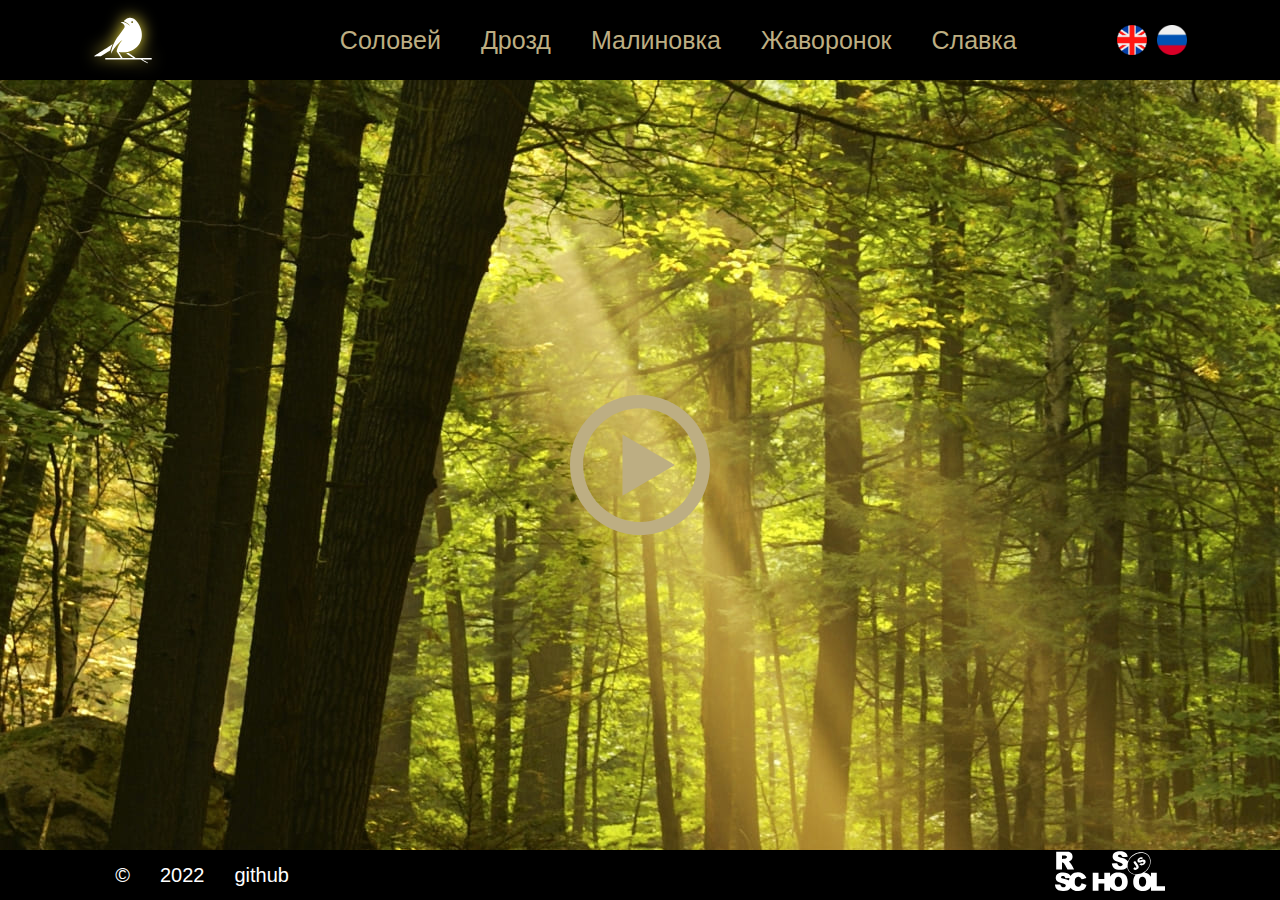
<file: ecoECCo-sounds/index.html>
<!DOCTYPE html>
<html lang="en">

<head>
    <meta charset="UTF-8">
    <meta http-equiv="X-UA-Compatible" content="IE=edge">
    <meta name="viewport" content="width=device-width, initial-scale=1.0">
    <link href="reset.css" rel="stylesheet" type="text/css">
    <link href="style.css" rel="stylesheet" type="text/css">
    <link rel="icon" href="./favicon.ico" type="icon" sizes="48x48">
    <title>ecosounds</title>
</head>

<body>
    <header class="flex-header">
        <img class="logo button-birds btn-active btn-is-active" data-birdName="forest" src="./assets/svg/logo.svg" alt="logo" width="60px" height="80px">
        <nav class="flex-menu">
            <ul class="flex-ul">
                <li class="li button-birds btn-active" data-lang1="nightingale" data-birdName="solovey">
                    Соловей
                </li>
                <li class="li button-birds btn-active" data-lang1="ousel" data-birdName="drozd">
                    Дрозд
                </li>
                <li class="li button-birds btn-active" data-lang1="robin" data-birdName="zarynka">
                    Малиновка
                </li>
                <li class="li button-birds btn-active" data-lang1="skylark" data-birdName="javoronok">
                    Жаворонок
                </li>
                <li class="li button-birds btn-active" data-lang1="warbler" data-birdName="slavka">
                    Славка
                </li>
            </ul>

            <div class="header-lang">
                <img class="icon-en btn-active" src="./assets/png/en.png" alt="en" width="30px" height="30px">
                <img class="icon-ru btn-active" src="./assets/png/ru.png" alt="ru" width="30px" height="30px">
            </div>

        </nav>
    </header>


    <main class="flex-main">
        <button class="button">
            <img src="./assets/svg/play.svg" alt="audio" class="img-button">
        </button>

    </main>


    <footer class="flex-footer">
        <div class="flex-copyright">
            <p class="footer-font">©</p>
            <p class="footer-font">2022</p>
            <a class="footer-font style-github" href="https://github.com/Iniuta">github</a>
        </div>
        <a class="rss" href="https://rs.school/js-stage0/"></a>
    </footer>


    <script src="index.js"></script>
</body>

</html>
</file>
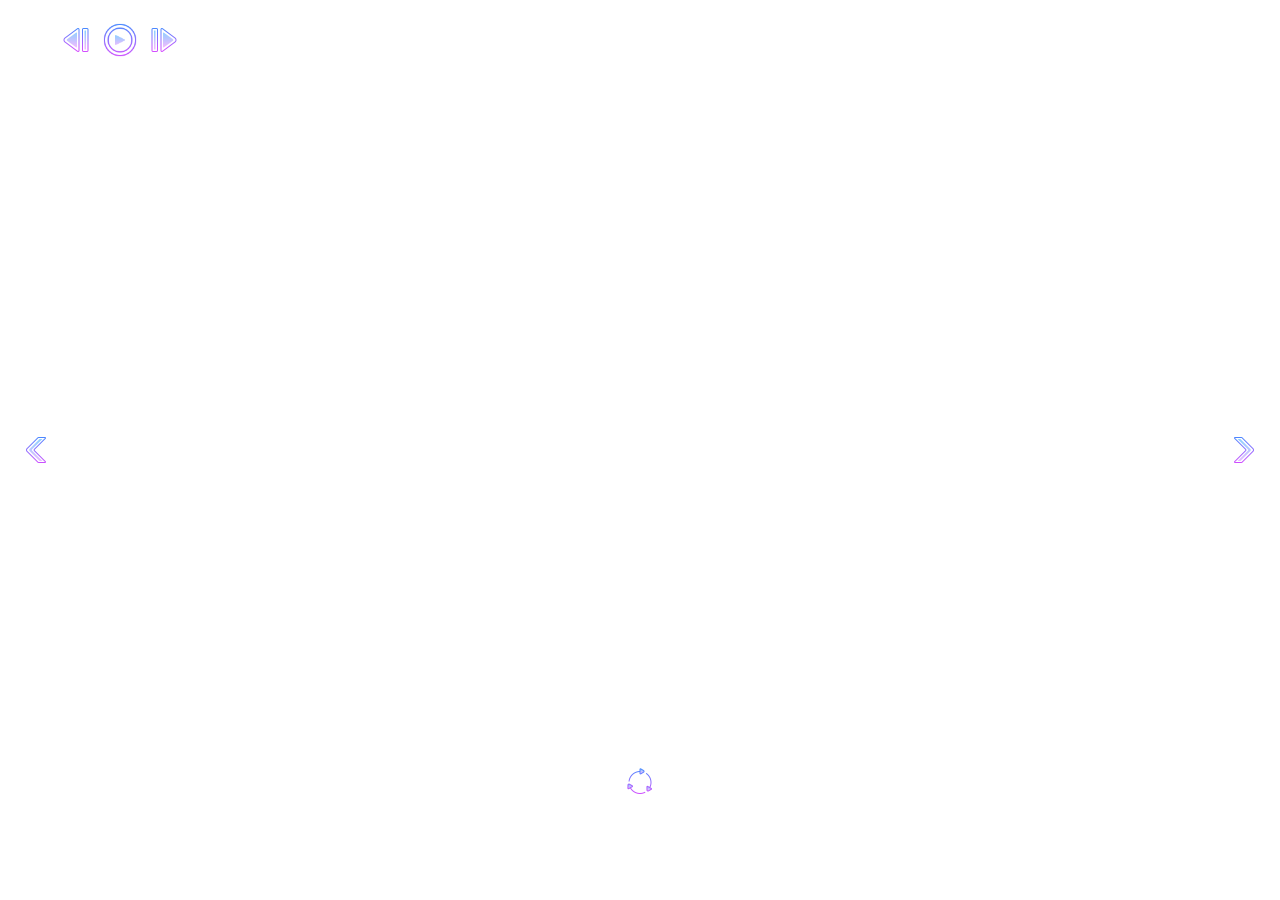
<file: momentum/index.html>
<!DOCTYPE html>
<html lang="en">
<head>
  <meta charset="UTF-8" />
  <meta name="viewport" content="width=device-width, initial-scale=1.0" />
  <link rel="stylesheet" href="css/owfont-regular.css" />
  <link rel="stylesheet" href="css/style.css" />
  <link href="https://raw.githubusercontent.com/Iniuta/stage1-tasks/momentum/assets/favicon.ico" rel="shortcut icon" />
  <title>momentum</title>
</head>
<body>
  <header class="header">
    <div class="player">
      <audio class="audio" src="../momentum/assets/sounds/Aqua Caelestis.mp3"></audio>
      <div class="player-controls">
        <button class="play-prev player-icon"></button>
        <button class="play player-icon"></button>
        <button class="play-next player-icon"></button>
      </div>
      <ul class="play-list">
        <li>Aqua Caelestis</li>
        <li>River Flows In You</li>
        <li>Summer Wind</li>
        <li>Ennio Morricone</li>
      </ul>
    </div>
    <div class="weather">
      <input type="text" class="city" />
      <i class="weather-icon owf"></i>
      <div class="weather-error"></div>
      <div class="description-container">
        <span class="temperature"></span>
        <span class="weather-description"></span>
      </div>
      <div class="wind"></div>
      <div class="humidity"></div>
    </div>
  </header>
  <main class="main">
    <div class="slider-icons">
      <button class="slide-prev slider-icon"></button>
      <button class="slide-next slider-icon"></button>
    </div>
    <time class="time"></time>
    <date class="date"></date>
    <div class="greeting-container">
      <span class="greeting"></span>
      <input type="text" class="name" />
    </div>
  </main>
  <footer class="footer">
    <button class="change-quote"></button>
    <div>
      <div class="quote"></div>
      <div class="author"></div>
    </div>
  </footer>
  <script src="index.js"></script>
</body>
</html>
</file>
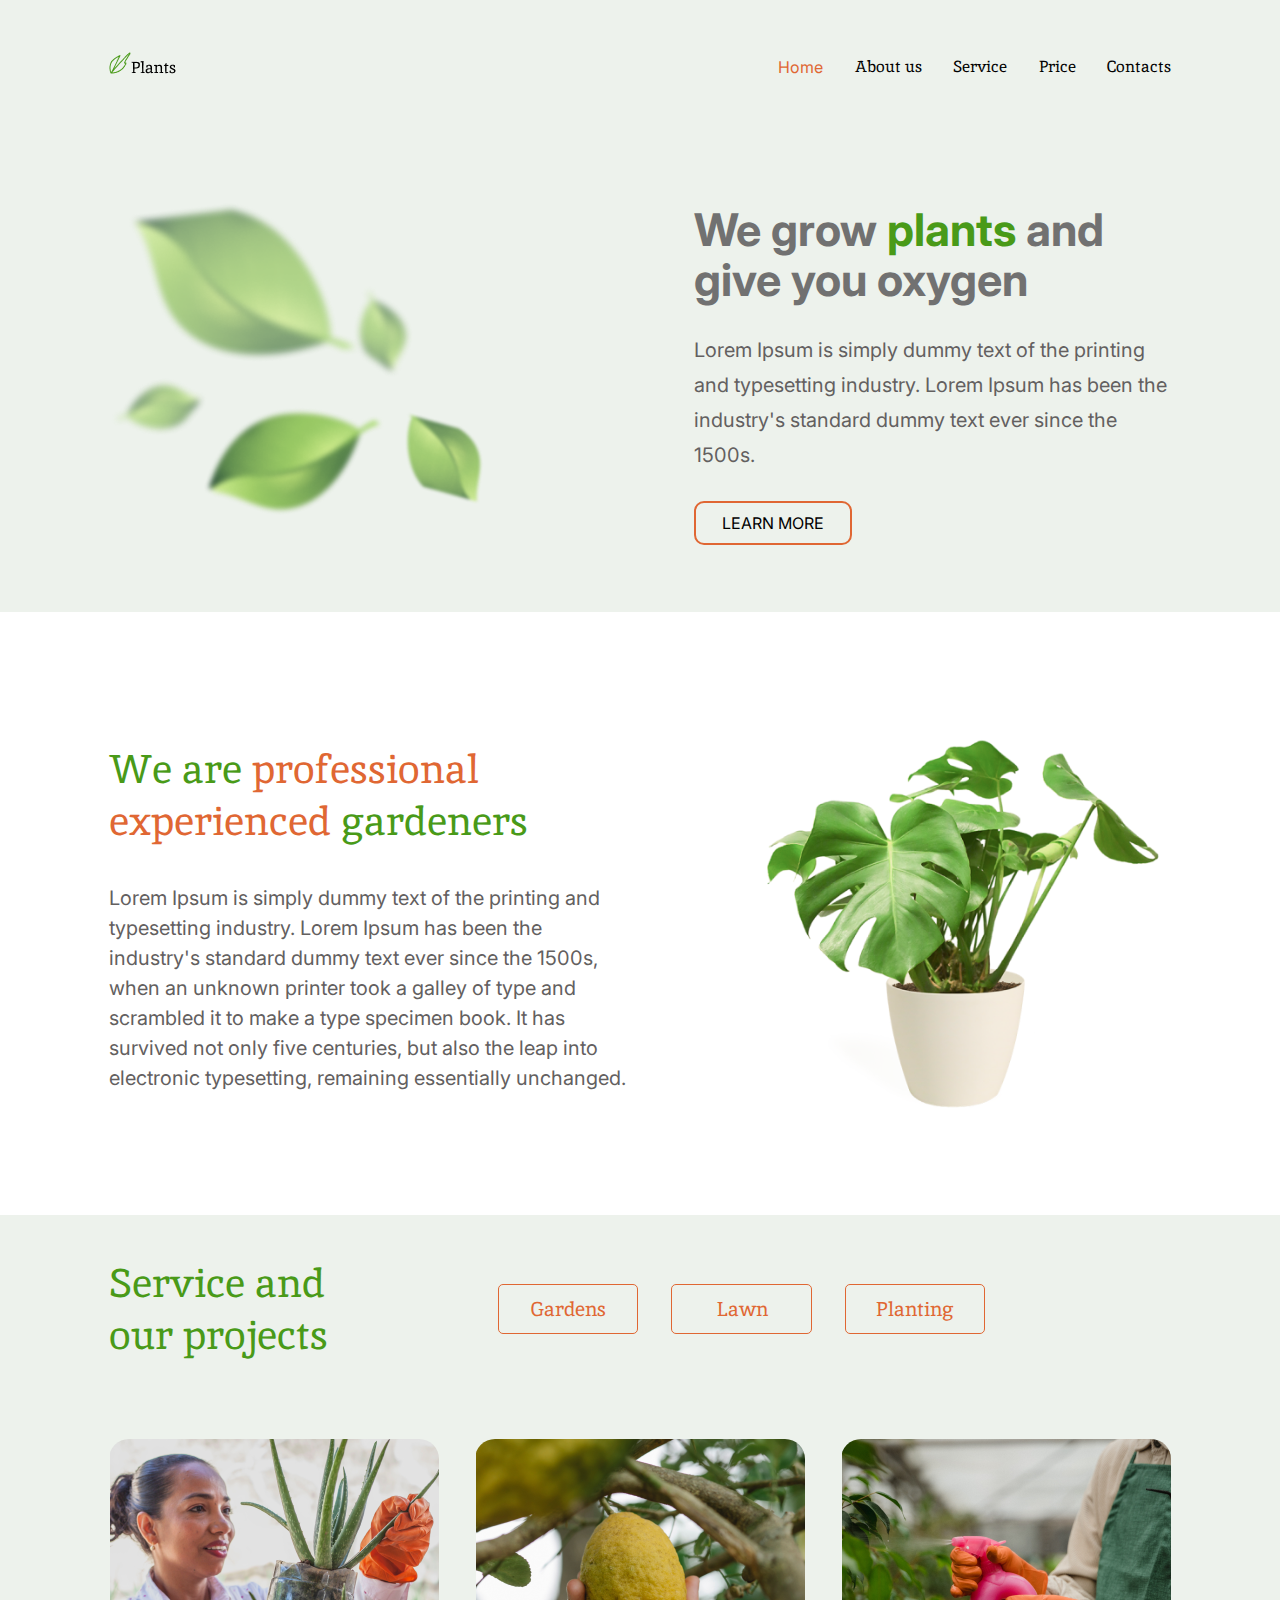
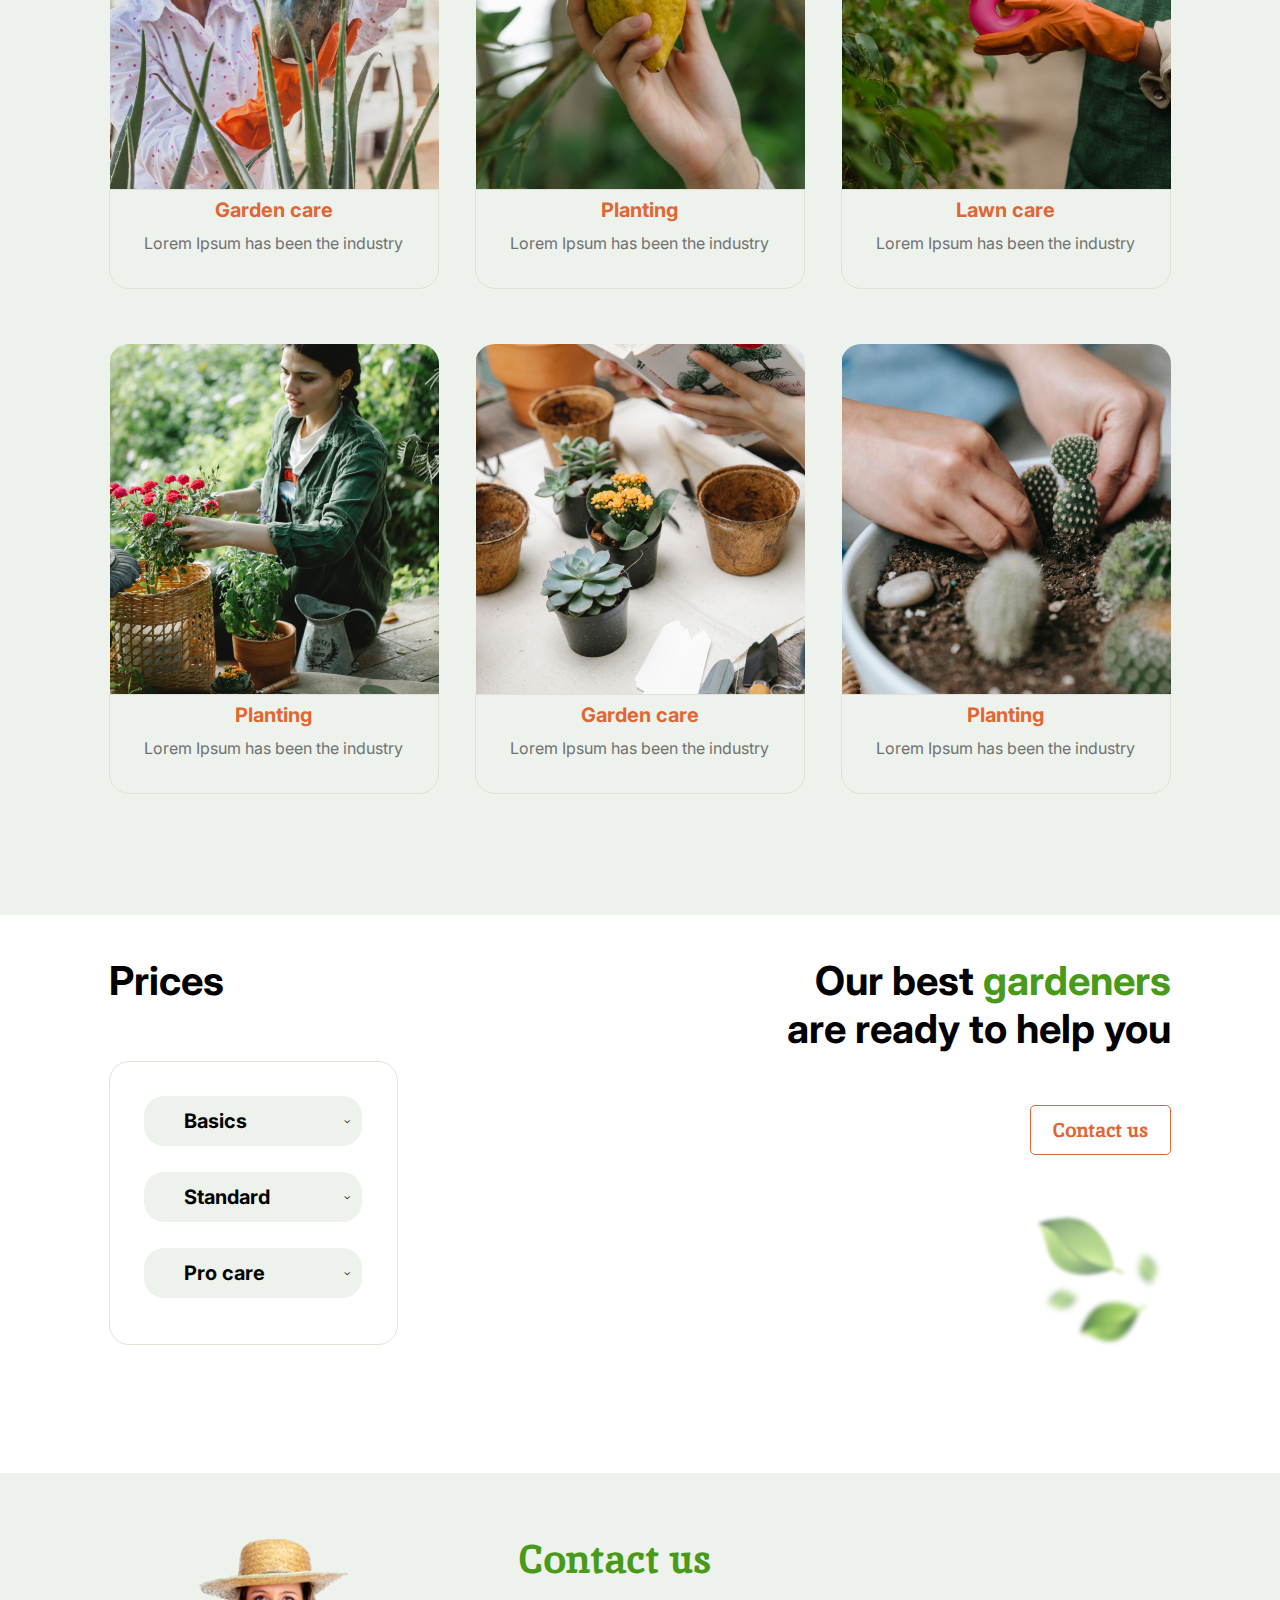
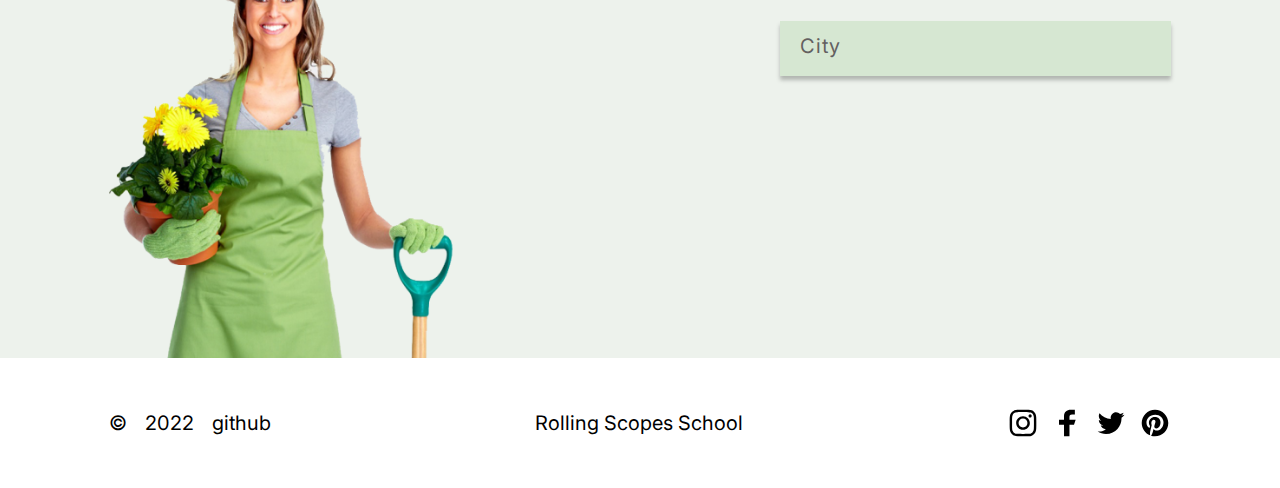
<file: plant/index.html>
<!DOCTYPE html>
<html lang="en">

<head>
    <meta charset="UTF-8">
    <meta http-equiv="X-UA-Compatible" content="IE=edge">
    <meta name="viewport" content="width=device-width, initial-scale=1.0, maximum-scale=1.0">
    <link href="reset.css" rel="stylesheet" type="text/css">
    <link rel="stylesheet" href="style.css">
    <link rel="stylesheet" href="https://cdnjs.cloudflare.com/ajax/libs/font-awesome/4.7.0/css/font-awesome.min.css">
    <link rel="preconnect" href="https://fonts.googleapis.com">
    <link rel="preconnect" href="https://fonts.gstatic.com" crossorigin>
    <link href="https://fonts.googleapis.com/css2?family=Inika:wght@400;700&family=Inter:wght@400;700&display=swap"
        rel="stylesheet">
    <link rel="icon" href="img/favicon.svg" type="image/svg" sizes="48x48">
    <title>Plants</title>
</head>

<body>
    <header class="header header_bckg">
        <div class="wrapper">
            <div class="header__container ">
                <a href="#" class="logo"><img src="img/logo.png" alt="logo" class="header-logo"></a>
                <nav class="header__navigation">
                    <ul class="navigation">
                        <li class="menu-li"><a href="#" class="navigation__item_color navigation_links">Home</a></li>
                        <li class="menu-li"><a href="#about" class="navigation__item navigation_links">About us</a></li>
                        <li class="menu-li"><a href="#service" class="navigation__item navigation_links">Service</a>
                        </li>
                        <li class="menu-li"><a href="#price" class="navigation__item navigation_links">Price</a></li>
                        <li class="menu-li"><a href="#contacts" class="navigation__item navigation_links">Contacts</a>
                        </li>
                    </ul>
                    <div class="hamburger" id="hamburger-active">
                        <span class="hamburger__line"></span>
                        <span class="hamburger__line"></span>
                        <span class="hamburger__line"></span>
                        <span class="hamburger__line"></span>
                    </div>

                </nav>
            </div>
        </div>
    </header>
    <main class="main">
        <section class="welcome welcome_bckg">
            <div class="wrapper">
                <div class="welcome__container">
                    <img src="img/leafs.png" alt="Leafs" class="welcome__img">
                    <div class="welcome__content">
                        <h1 class="title">We grow <span class="title_color-active">plants</span> and give you oxygen
                        </h1>
                        <p class="describe welcome__describe">Lorem Ipsum is simply dummy text of the printing and
                            typesetting industry. Lorem Ipsum has been the industry's standard dummy text ever since the
                            1500s.</p>
                        <div class="welcome__btn">
                            <button class="main-button">LEARN MORE</button>
                        </div>
                    </div>
                </div>
            </div>
        </section>
        <section id="about" class="about">
            <div class="wrapper">
                <div class="about__container">
                    <div class="about__content">
                        <h2 class="h2 about_inika">We are <span class="h2_color">professional experienced</span>
                            gardeners
                        </h2>
                        <p class="describe about__describe">Lorem Ipsum is simply dummy text of the printing and
                            typesetting
                            industry. Lorem Ipsum has been the industry's standard dummy text ever since the 1500s, when
                            an
                            unknown printer took a galley of type and scrambled it to make a type specimen book. It has
                            survived not only five centuries, but also the leap into electronic typesetting, remaining
                            essentially unchanged. </p>
                    </div>
                    <img src="img/houseplant.png" alt="Houseplant" class="about__img">
                </div>
            </div>
        </section>
        <section id="service" class="service service_bckg">
            <div class="wrapper">
                <div class="service-navigation">
                    <h2 class="h2 h2_inika h2_width">Service and our projects</h2>
                    <div class="service__buttons">
                        <button class="buttons button_normal-text button-gardens">Gardens</button>
                        <button class="buttons button_normal-text button-lawn">Lawn</button>
                        <button class="buttons button_normal-text button-planting">Planting</button>
                    </div>
                </div>
                <div class="grid">
                    <div class="grid-item garden-care">
                        <img src="img/1.png" alt="photo" class="service__img">
                        <img src="img/1-tablet.png" alt="photo" class="service__img-tablet">
                        <div class="item__wrap">
                            <div class="item__container">
                                <h3 class="h3">Garden care</h3>
                                <p class="item__describe">Lorem Ipsum has been the industry</p>
                            </div>
                        </div>
                    </div>
                    <div class="grid-item planting">
                        <img src="img/2.png" alt="photo" class="service__img">
                        <img src="img/2-tablet.png" alt="photo" class="service__img-tablet">
                        <div class="item__wrap">
                            <div class="item__container">
                                <h3 class="h3">Planting</h3>
                                <p class="item__describe">Lorem Ipsum has been the industry</p>
                            </div>
                        </div>
                    </div>
                    <div class="grid-item lawn-care">
                        <img src="img/3.png" alt="photo" class="service__img">
                        <img src="img/3-tablet.png" alt="photo" class="service__img-tablet">
                        <div class="item__wrap">
                            <div class="item__container">
                                <h3 class="h3">Lawn care</h3>
                                <p class="item__describe">Lorem Ipsum has been the industry</p>
                            </div>
                        </div>
                    </div>
                    <div class="grid-item planting">
                        <img src="img/4.png" alt="photo" class="service__img">
                        <img src="img/4-tablet.png" alt="photo" class="service__img-tablet">
                        <div class="item__wrap">
                            <div class="item__container">
                                <h3 class="h3">Planting</h3>
                                <p class="item__describe">Lorem Ipsum has been the industry</p>
                            </div>
                        </div>
                    </div>
                    <div class="grid-item garden-care">
                        <img src="img/5.png" alt="photo" class="service__img">
                        <img src="img/5-tablet.png" alt="photo" class="service__img-tablet">
                        <div class="item__wrap">
                            <div class="item__container">
                                <h3 class="h3">Garden care</h3>
                                <p class="item__describe">Lorem Ipsum has been the industry</p>
                            </div>
                        </div>
                    </div>
                    <div class="grid-item planting">
                        <img src="img/6.png" alt="photo" class="service__img">
                        <img src="img/6-tablet.png" alt="photo" class="service__img-tablet">
                        <div class="item__wrap">
                            <div class="item__container">
                                <h3 class="h3">Planting</h3>
                                <p class="item__describe">Lorem Ipsum has been the industry</p>
                            </div>
                        </div>
                    </div>
                </div>
            </div>
        </section>
        <section id="price" class="prices">
            <div class="wrapper">
                <div class="prices__container">
                    <div class="prices__col-1">
                        <h2 class="h2 h2_inter h2_inter-bold">Prices</h2>
                        <div class="accordion">
                            <div class="accordion__wrap">
                                <div class="accordion__input btn-basic">
                                    <h3 class="h3 h3_color-black">Basics</h3>
                                </div>
                                <div class="accordion__content-wrap basic">
                                    <div class="accordion__content">
                                        <p class="accordion__content-line">Release of Letraset sheets containing Lorem
                                            Ipsum passages, and more recently</p>
                                        <h4 class="accordion__h4"><span class="accordion_span">15 </span> / per hour
                                        </h4>
                                        <button class="accordion__button">
                                            <a href="#contacts" class="">Order</a>
                                        </button>
                                    </div>
                                </div>
                                <div class="accordion__input btn-standard">
                                    <h3 class="h3 h3_color-black">Standard</h3>
                                </div>
                                <div class="accordion__content-wrap standard">
                                    <div class="accordion__content">
                                        <p class="accordion__content-line">Release of Letraset sheets containing Lorem
                                            Ipsum passages, and more recently</p>
                                        <h4 class="accordion__h4"><span class="accordion_span">25</span> / per hour</h4>
                                        <button class="accordion__button">
                                            <a href="#contacts" class="">Order</a>
                                        </button>
                                    </div>
                                </div>
                                <div class="accordion__input btn-procare">
                                    <h3 class="h3 h3_color-black">Pro care</h3>
                                </div>
                                <div class="accordion__content-wrap procare">
                                    <div class="accordion__content">
                                        <p class="accordion__content-line">Release of Letraset sheets containing Lorem
                                            Ipsum passages, and more recently</p>
                                        <h4 class="accordion__h4"><span class="accordion_span">35</span> / per hour</h4>
                                        <button class="accordion__button">
                                            <a href="#contacts" class="">Order</a>
                                        </button>
                                    </div>
                                </div>
                            </div>
                        </div>
                    </div>
                    <div class="prices__col-2">
                        <h2 class="h2 h2_inter prices_inter-bold-tablet ">Our best <span
                                class="title_color-active">gardeners</span>
                            are ready to help you</h2>
                        <div class="prices__button">
                            <button class="buttons button_bold-text">Contact us</button>
                        </div>
                        <img src="img/mini-leafs.png" alt="Leafs" class="prices__img">
                    </div>
                </div>
            </div>
        </section>
        <section id="contacts" class="contacts contacts_bckg">
            <div class="wrapper">
                <div class="contacts__container">
                    <img src="img/contact_woman.png" alt="Woman" class="contacts__img">
                    <h2 class="h2 h2_inika-bold">Contact us</h2>
                    <div class="contacts__select-wrap">
                        <details class="detail select__detail">
                            <summary class="detail__summary detail_summary-active">City</summary>
                            <p class="detail__summary detail_summary-unactive select-city">Canandaigua, NY</p>
                            <p class="detail__summary detail_summary-unactive select-city">New York City</p>
                            <p class="detail__summary detail_summary-unactive select-city">Yonkers, NY</p>
                            <p class="detail__summary detail_summary-unactive select-city">Sherrill, NY</p>
                        </details>
                        <div class="pop-up">
                            <div class="pop-up__wrapper">
                                <div class="pop-up__container">
                                    <div class="pop-up__discribe-title">
                                        <p class="pop-up__title">City:</p>
                                        <p class="pop-up__text city">Canandaigua, NY</p>
                                    </div>
                                    <div class="pop-up__discribe-title">
                                        <p class="pop-up__title">Phone:</p>
                                        <p class="pop-up__text phone">+1	585	393 0001</p>
                                    </div>
                                    <div class="pop-up__discribe-title">
                                        <p class="pop-up__title">Office address:</p>
                                        <p class="pop-up__text address">151 Charlotte Street</p>
                                    </div>
                                    <button class="buttons buttons_contacts-popup">Call us</button>
                                </div>
                            </div>
                        </div>
                    </div>
                </div>
            </div>
        </section>
    </main>
    <footer class="footer">
        <div class="wrapper">
            <div class="wrapper__container footer_container-tablet">
                <div class="footer__col-1">
                    <p class="footer__text">©</p>
                    <p class="footer__text">2022</p>
                    <p class="footer__text"><a href="https://github.com/Iniuta" class="footer_link">github</a> </p>
                </div>
                <p class="footer__text footer_text-width"><a href="https://rs.school/js-stage0/"
                        class="footer_link">Rolling Scopes School</a></p>
                <ul class="icons">
                    <li><a href="#" class=""><img class="icons__img" src="img/inst.svg" alt="inst"></a></li>
                    <li><a href="#" class=""><img class="icons__img" src="img/fb.svg" alt="fb"></a></li>
                    <li><a href="#" class=""><img class="icons__img" src="img/tw.svg" alt="twitter"></a></li>
                    <li><a href="#" class=""><img class="icons__img" src="img/pinterest.svg" alt="pinterest"></a></li>
                </ul>
            </div>
        </div>
    </footer>
    <script src="index.js"></script>
</body>

</html>
</file>
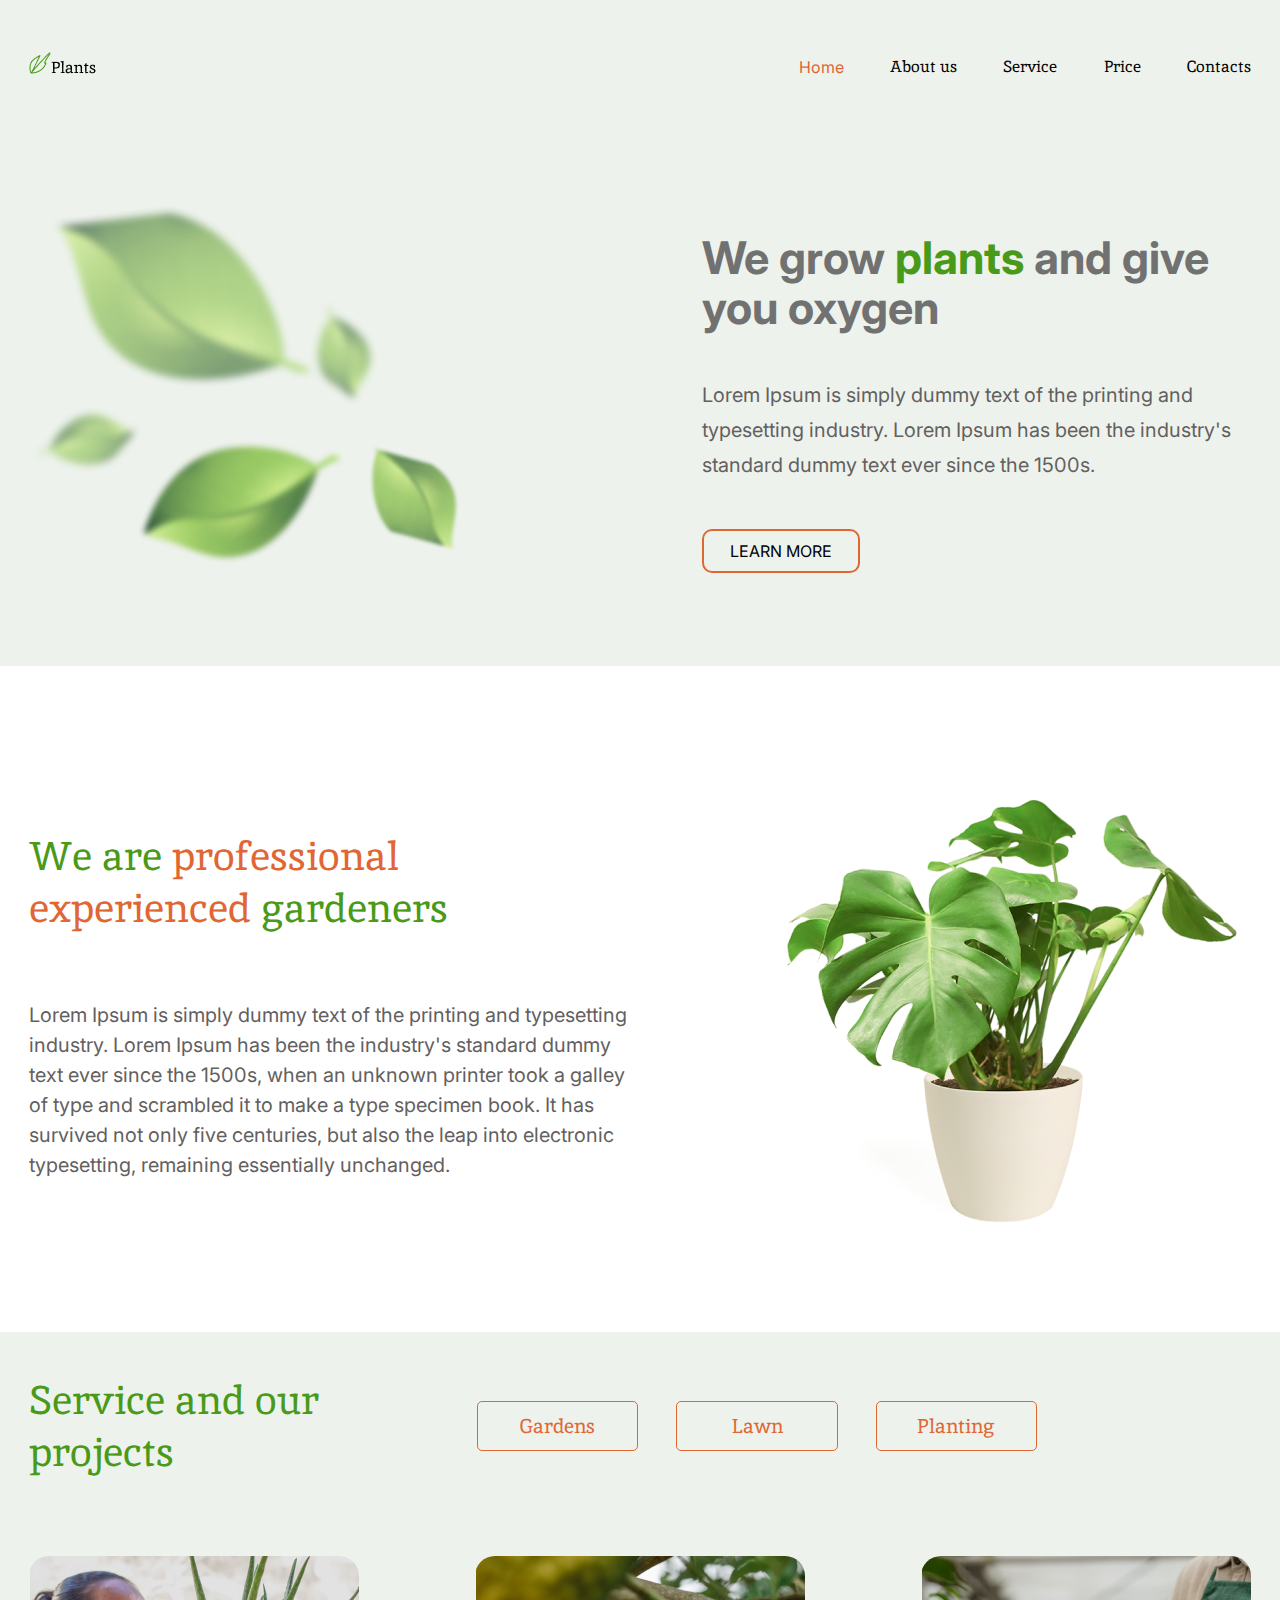
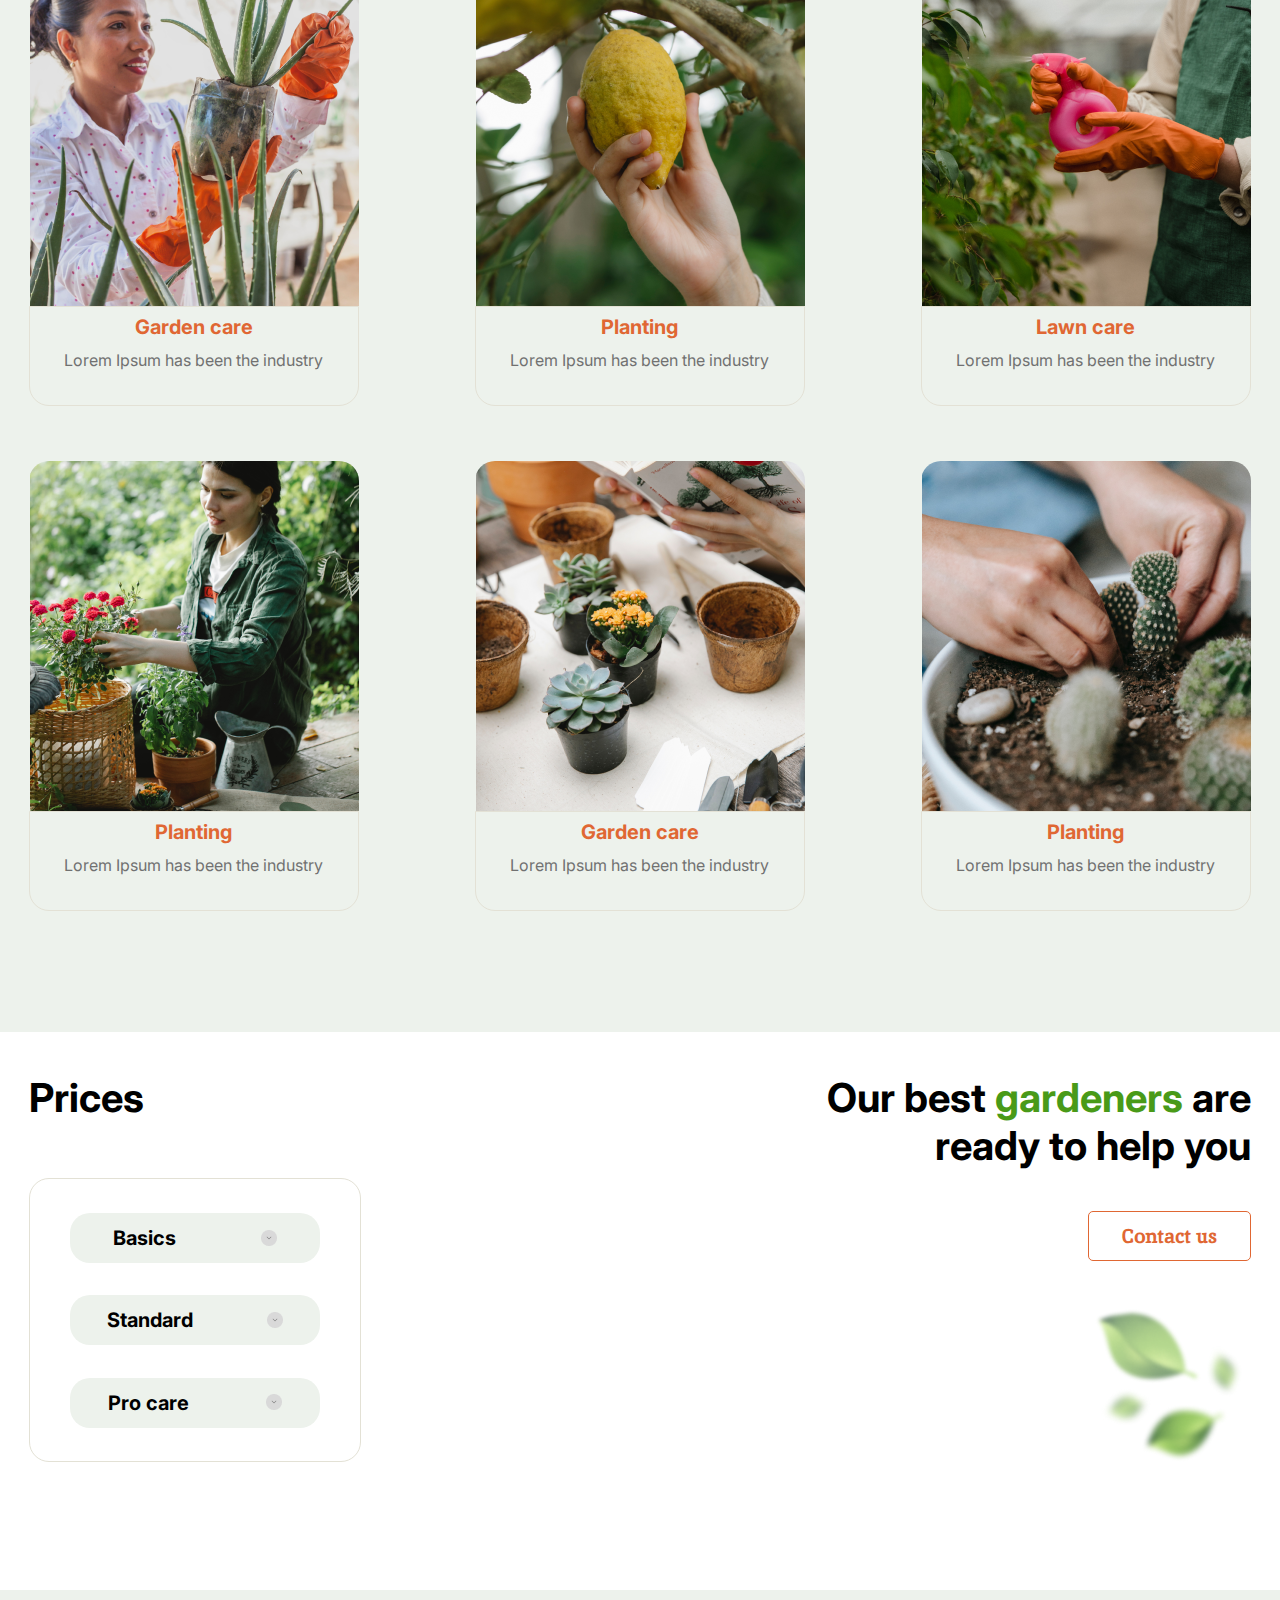
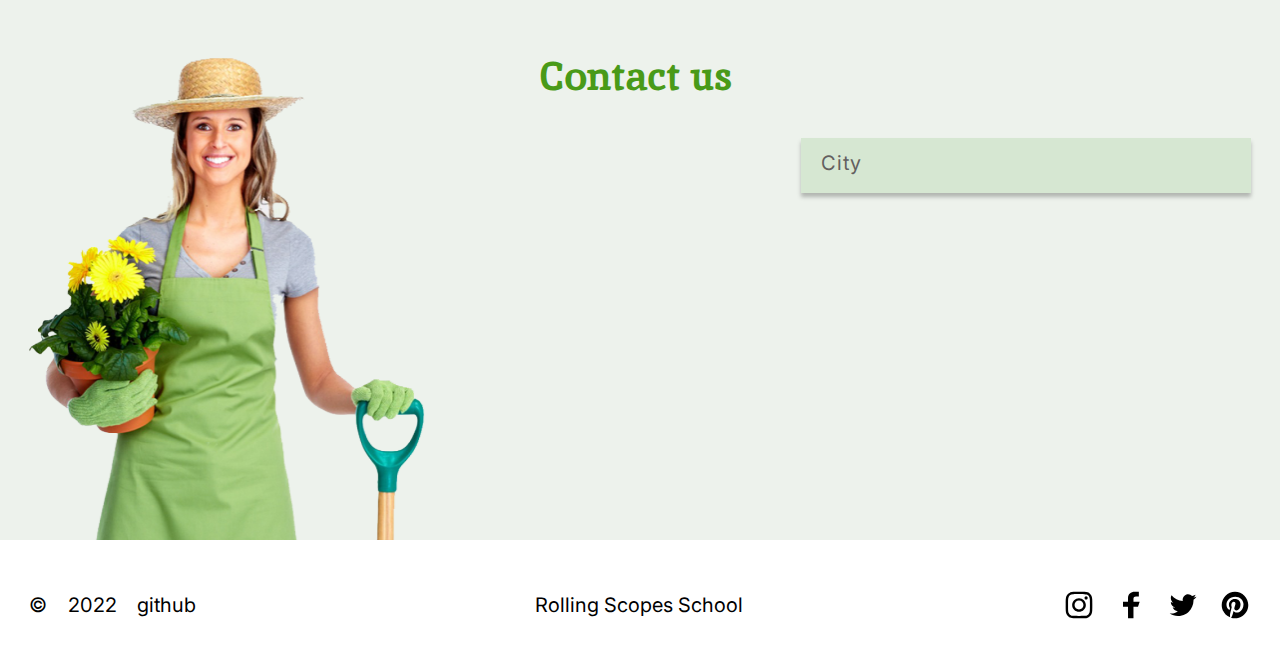
<file: plants/index.html>
<!DOCTYPE html>
<html lang="en">

<head>
    <meta charset="UTF-8">
    <meta http-equiv="X-UA-Compatible" content="IE=edge">
    <meta name="viewport" content="width=device-width, initial-scale=1.0, maximum-scale=1.0">
    <link href="reset.css" rel="stylesheet" type="text/css">
    <link rel="stylesheet" href="style.css">
    <link rel="preconnect" href="https://fonts.googleapis.com">
    <link rel="preconnect" href="https://fonts.gstatic.com" crossorigin>
    <link href="https://fonts.googleapis.com/css2?family=Inika:wght@400;700&family=Inter:wght@400;700&display=swap"
        rel="stylesheet">
    <link rel="icon" href="img/favicon.svg" type="image/svg" sizes="48x48">
    <title>Plants</title>
</head>

<body>
    <header class="header header_bckg">
            <div class="wrapper">
                <div class="header__container ">
                        <a href="#" class="logo"><img src="img/logo.png" alt="logo" class="header-logo"></a>
                    <nav class="header__navigation">
                        <ul class="navigation">
                            <li class=""><a href="#" class="navigation__item_color navigation_links">Home</a></li>
                            <li class=""><a href="#about" class="navigation__item navigation_links">About us</a></li>
                            <li class=""><a href="#service" class="navigation__item navigation_links">Service</a></li>
                            <li class=""><a href="#price" class="navigation__item navigation_links">Price</a></li>
                            <li class=""><a href="#contacts" class="navigation__item navigation_links">Contacts</a></li>
                        </ul>
                    </nav>
                    </div>
                </div>
    </header>
    <main class="main">
        <section class="welcome welcome_bckg">
            <div class="wrapper">
                <div class="welcome__container">
                    <img src="img/leafs.png" alt="Leafs" class="welcome__img">
                    <div class="welcome__content">
                        <h1 class="title">We grow <span class="title_color-active">plants</span> and give you oxygen
                        </h1>
                        <p class="describe welcome__describe">Lorem Ipsum is simply dummy text of the printing and
                            typesetting industry. Lorem Ipsum has been the industry's standard dummy text ever since the
                            1500s.</p>
                        <div class="welcome__btn">
                            <button class="main-button">LEARN MORE</button>
                        </div>
                    </div>
                </div>
            </div>
        </section>
        <section id="about" class="about">
            <div class="wrapper">
                <div class="about__container">
                    <div class="about__content">
                        <h2 class="h2 h2_inika">We are <span class="h2_color">professional experienced</span> gardeners
                        </h2>
                        <p class="describe about__describe">Lorem Ipsum is simply dummy text of the printing and
                            typesetting
                            industry. Lorem Ipsum has been the industry's standard dummy text ever since the 1500s, when
                            an
                            unknown printer took a galley of type and scrambled it to make a type specimen book. It has
                            survived not only five centuries, but also the leap into electronic typesetting, remaining
                            essentially unchanged. </p>
                    </div>
                    <img src="img/houseplant.png" alt="Houseplant" class="about__img">
                </div>
            </div>
        </section>
        <section id="service" class="service service_bckg">
            <div class="wrapper">
                <div class="service-navigation">
                    <h2 class="h2 h2_inika h2_width">Service and our projects</h2>
                    <div class="service__buttons">
                        <button class="buttons button_normal-text">Gardens</button>
                        <button class="buttons button_normal-text">Lawn</button>
                        <button class="buttons button_normal-text">Planting</button>
                    </div>
                </div>
                <div class="grid">
                    <div class="grid-item">
                        <img src="img/1.png" alt="photo" class="service__img">
                        <div class="item__wrap">
                            <div class="item__container">
                                <h3 class="h3">Garden care</h3>
                                <p class="item__describe">Lorem Ipsum has been the industry</p>
                            </div>
                        </div>
                    </div>
                    <div class="grid-item">
                        <img src="img/2.png" alt="photo" class="service__img">
                        <div class="item__wrap">
                            <div class="item__container">
                                <h3 class="h3">Planting</h3>
                                <p class="item__describe">Lorem Ipsum has been the industry</p>
                            </div>
                        </div>
                    </div>
                    <div class="grid-item">
                        <img src="img/3.png" alt="photo" class="service__img">
                        <div class="item__wrap">
                            <div class="item__container">
                                <h3 class="h3">Lawn care</h3>
                                <p class="item__describe">Lorem Ipsum has been the industry</p>
                            </div>
                        </div>
                    </div>
                    <div class="grid-item">
                        <img src="img/4.png" alt="photo" class="service__img">
                        <div class="item__wrap">
                            <div class="item__container">
                                <h3 class="h3">Planting</h3>
                                <p class="item__describe">Lorem Ipsum has been the industry</p>
                            </div>
                        </div>
                    </div>
                    <div class="grid-item">
                        <img src="img/5.png" alt="photo" class="service__img">
                        <div class="item__wrap">
                            <div class="item__container">
                                <h3 class="h3">Garden care</h3>
                                <p class="item__describe">Lorem Ipsum has been the industry</p>
                            </div>
                        </div>
                    </div>
                    <div class="grid-item">
                        <img src="img/6.png" alt="photo" class="service__img">
                        <div class="item__wrap">
                            <div class="item__container">
                                <h3 class="h3">Planting</h3>
                                <p class="item__describe">Lorem Ipsum has been the industry</p>
                            </div>
                        </div>
                    </div>
                </div>
            </div>
        </section>
        <section id="price" class="prices">
            <div class="wrapper">
                <div class="prices__container">
                    <div class="prices__col-1">
                        <h2 class="h2 h2_inter h2_inter-bold">Prices</h2>
                        <div class="accordion">
                            <div class="accordion__wrap">
                                <div class="accordion__input">
                                    <h3 class="h3 h3_color-black">Basics</h3>
                                    <img src="img/accordion_btn_1.png" alt="button">
                                </div>
                                <!-- <div class="panel">
                                    <p>Lorem ipsum...</p>
                                </div> -->
                                <div class="accordion__input">
                                    <h3 class="h3 h3_color-black">Standard</h3>
                                    <img src="img/accordion_btn_1.png" alt="button">
                                </div>
                                <!-- <div class="panel">
                                    <p>Lorem ipsum...</p>
                                </div> -->
                                <div class="accordion__input">
                                    <h3 class="h3 h3_color-black">Pro care</h3>
                                    <img src="img/accordion_btn_1.png" alt="button">
                                </div>
                                <!-- <div class="panel">
                                    <p>Lorem ipsum...</p>
                                </div> -->
                            </div>
                        </div>
                    </div>
                    <div class="prices__col-2">
                        <h2 class="h2 h2_inter h2_inter-bold">Our best <span class="title_color-active">gardeners</span>
                            are ready to help you</h2>
                        <div class="prices__button">
                            <button class="buttons button_bold-text">Contact us</button>
                        </div>
                        <img src="img/mini-leafs.png" alt="Leafs" class="prices__img">
                    </div>
                </div>
            </div>
        </section>
        <section id="contacts" class="contacts contacts_bckg">
            <div class="wrapper">
                <div class="contacts__container">
                    <img src="img/contact_woman.png" alt="Woman" class="contacts__img">
                    <h2 class="h2 h2_inika-bold">Contact us</h2>
                    <div class="contacts__select-wrap">
                        <details class="detail select__detail">
                            <summary class="detail__summary detail_summary-active">City</summary>
                            <p class="detail__summary detail_summary-unactive">Canandaigua, NY</p>
                            <p class="detail__summary detail_summary-unactive">New York City</p>
                            <p class="detail__summary detail_summary-unactive">Yonkers, NY</p>
                            <p class="detail__summary detail_summary-unactive">Sherrill, NY</p>
                        </details>
                    </div>
                </div>
            </div>
        </section>
    </main>
    <footer class="footer">
        <div class="wrapper">
            <div class="wrapper__container">
                <div class="footer__col-1">
                    <p class="footer__text">©</p>
                    <p class="footer__text">2022</p>
                    <p class="footer__text"><a href="https://github.com/Iniuta" class="footer_link">github</a> </p>
                </div>
                <p class="footer__text footer_text-width"><a href="https://rs.school/js-stage0/"
                        class="footer_link">Rolling Scopes School</a></p>
                <ul class="icons">
                    <li><a href="#" class=""><img class="icons__img" src="img/inst.svg" alt="inst"></a></li>
                    <li><a href="#" class=""><img class="icons__img" src="img/fb.svg" alt="fb"></a></li>
                    <li><a href="#" class=""><img class="icons__img" src="img/tw.svg" alt="twitter"></a></li>
                    <li><a href="#" class=""><img class="icons__img" src="img/pinterest.svg" alt="pinterest"></a></li>
                </ul>
            </div>
        </div>
    </footer>
</body>

</html>
</file>
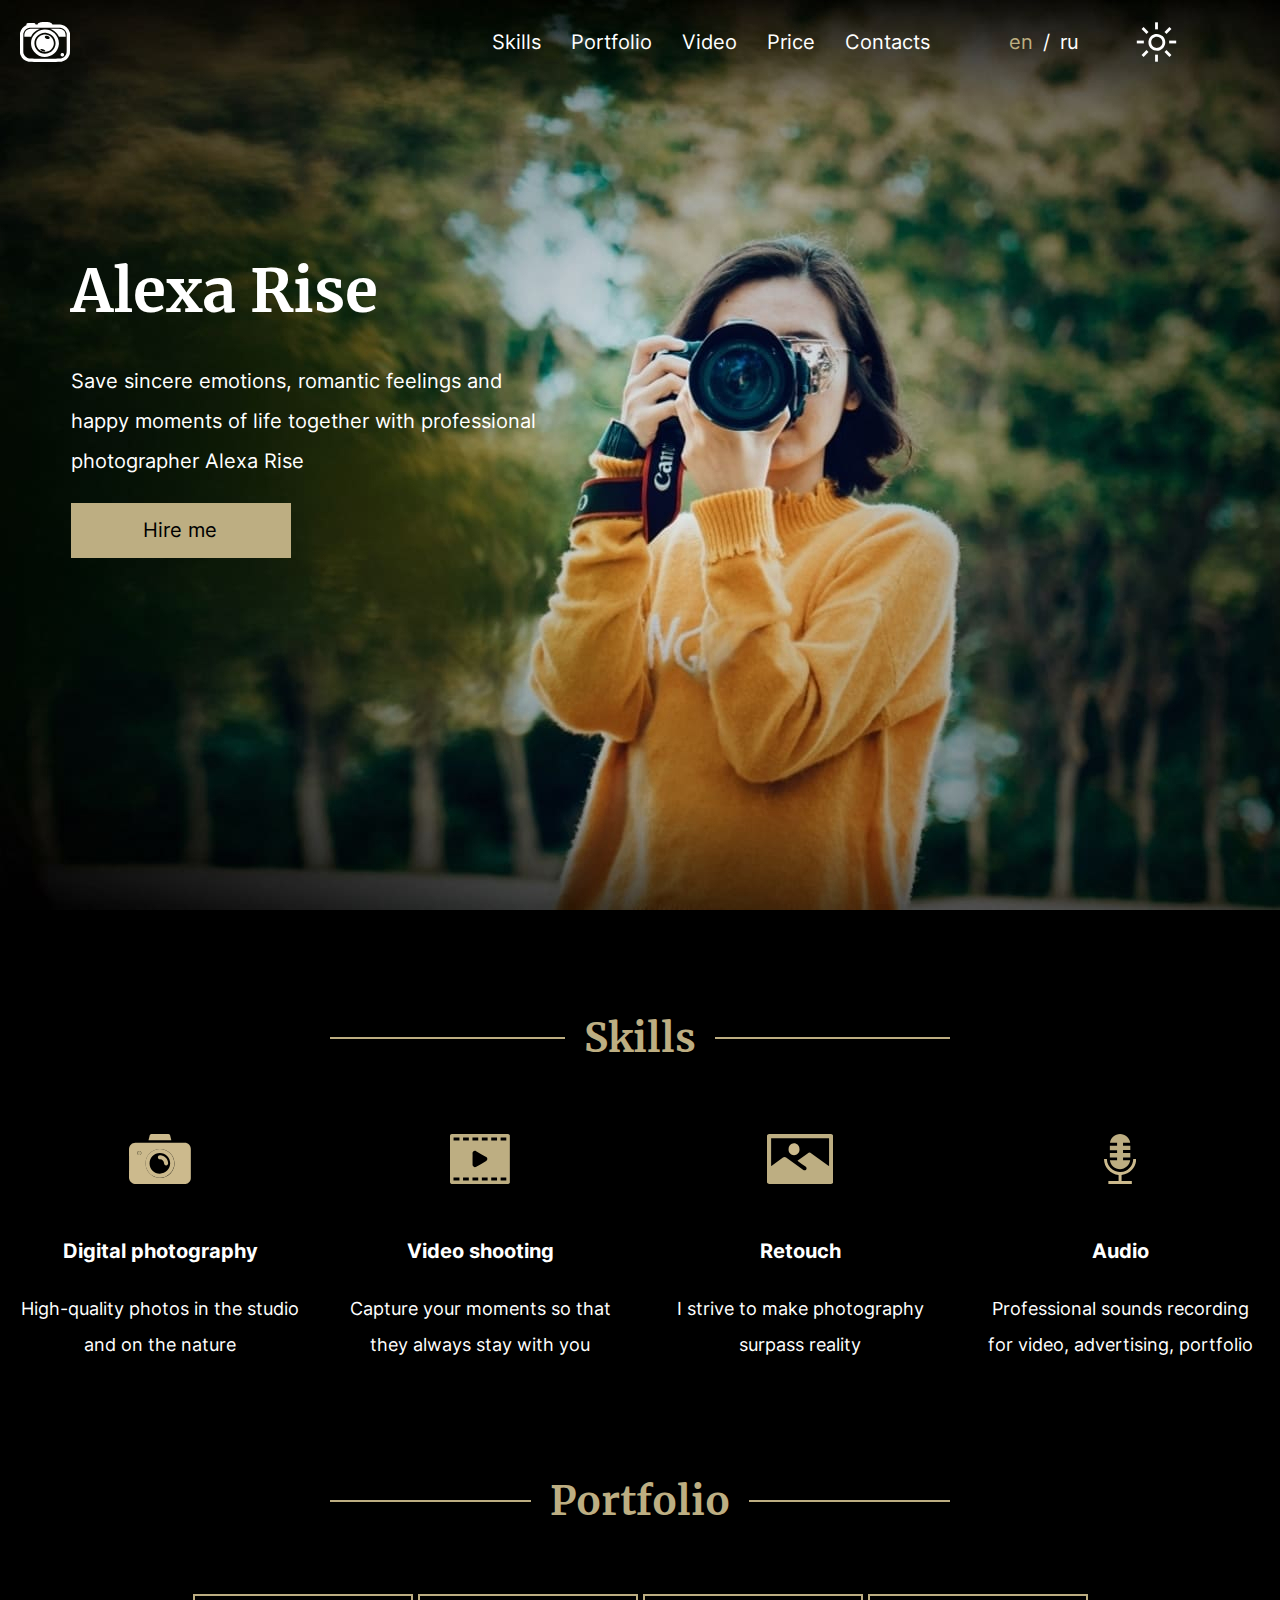
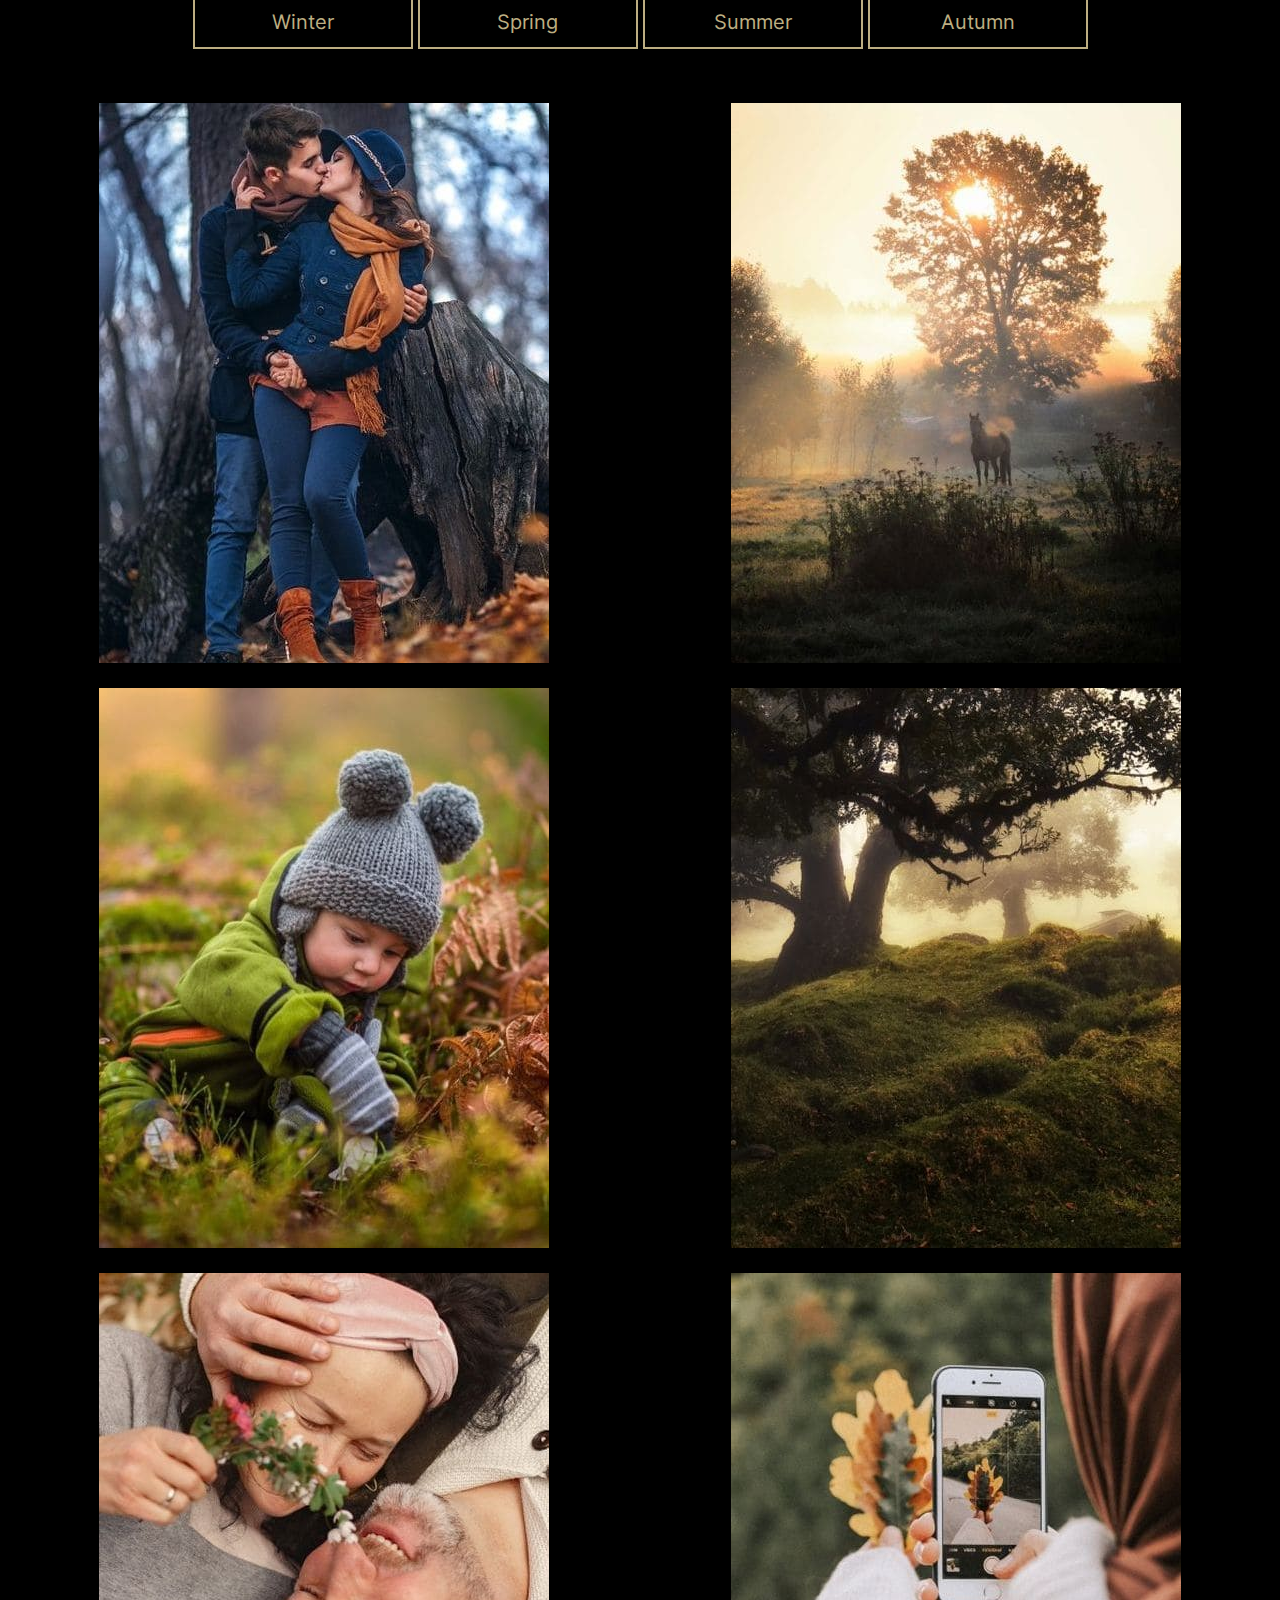
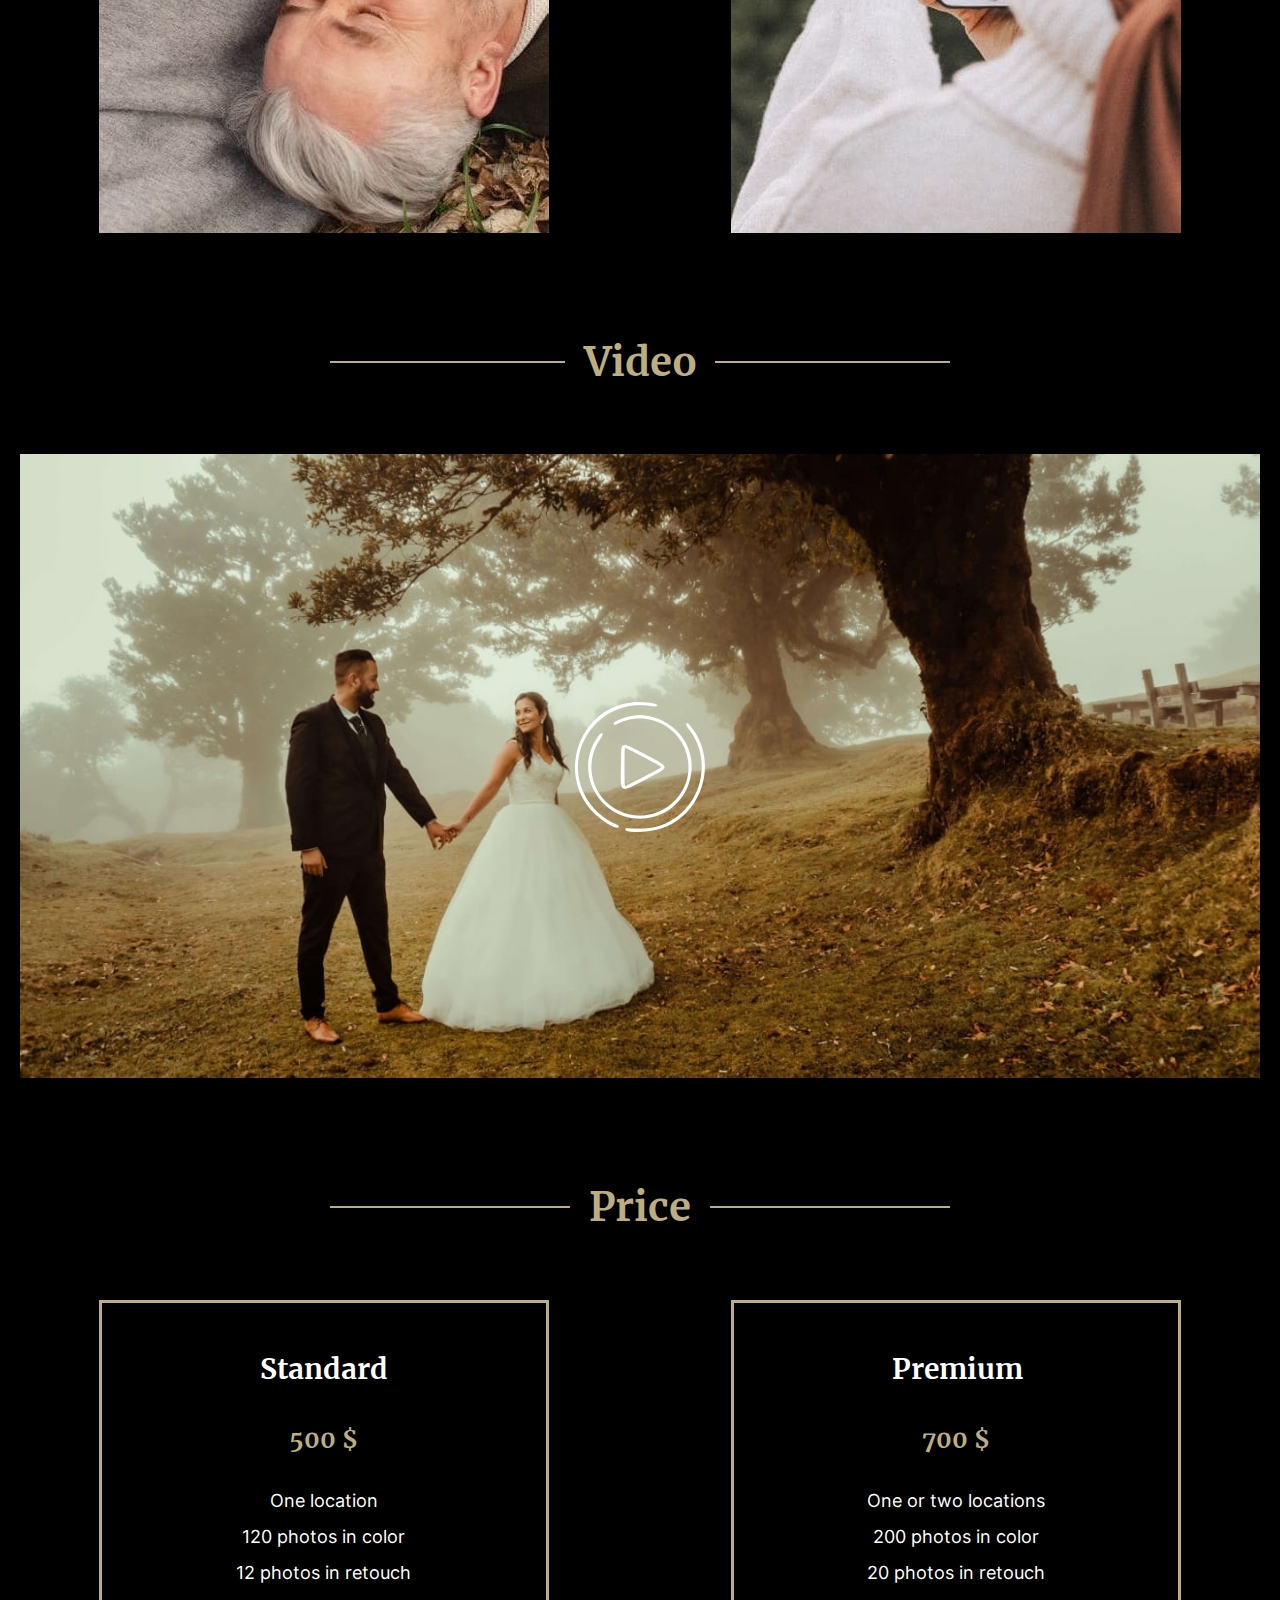
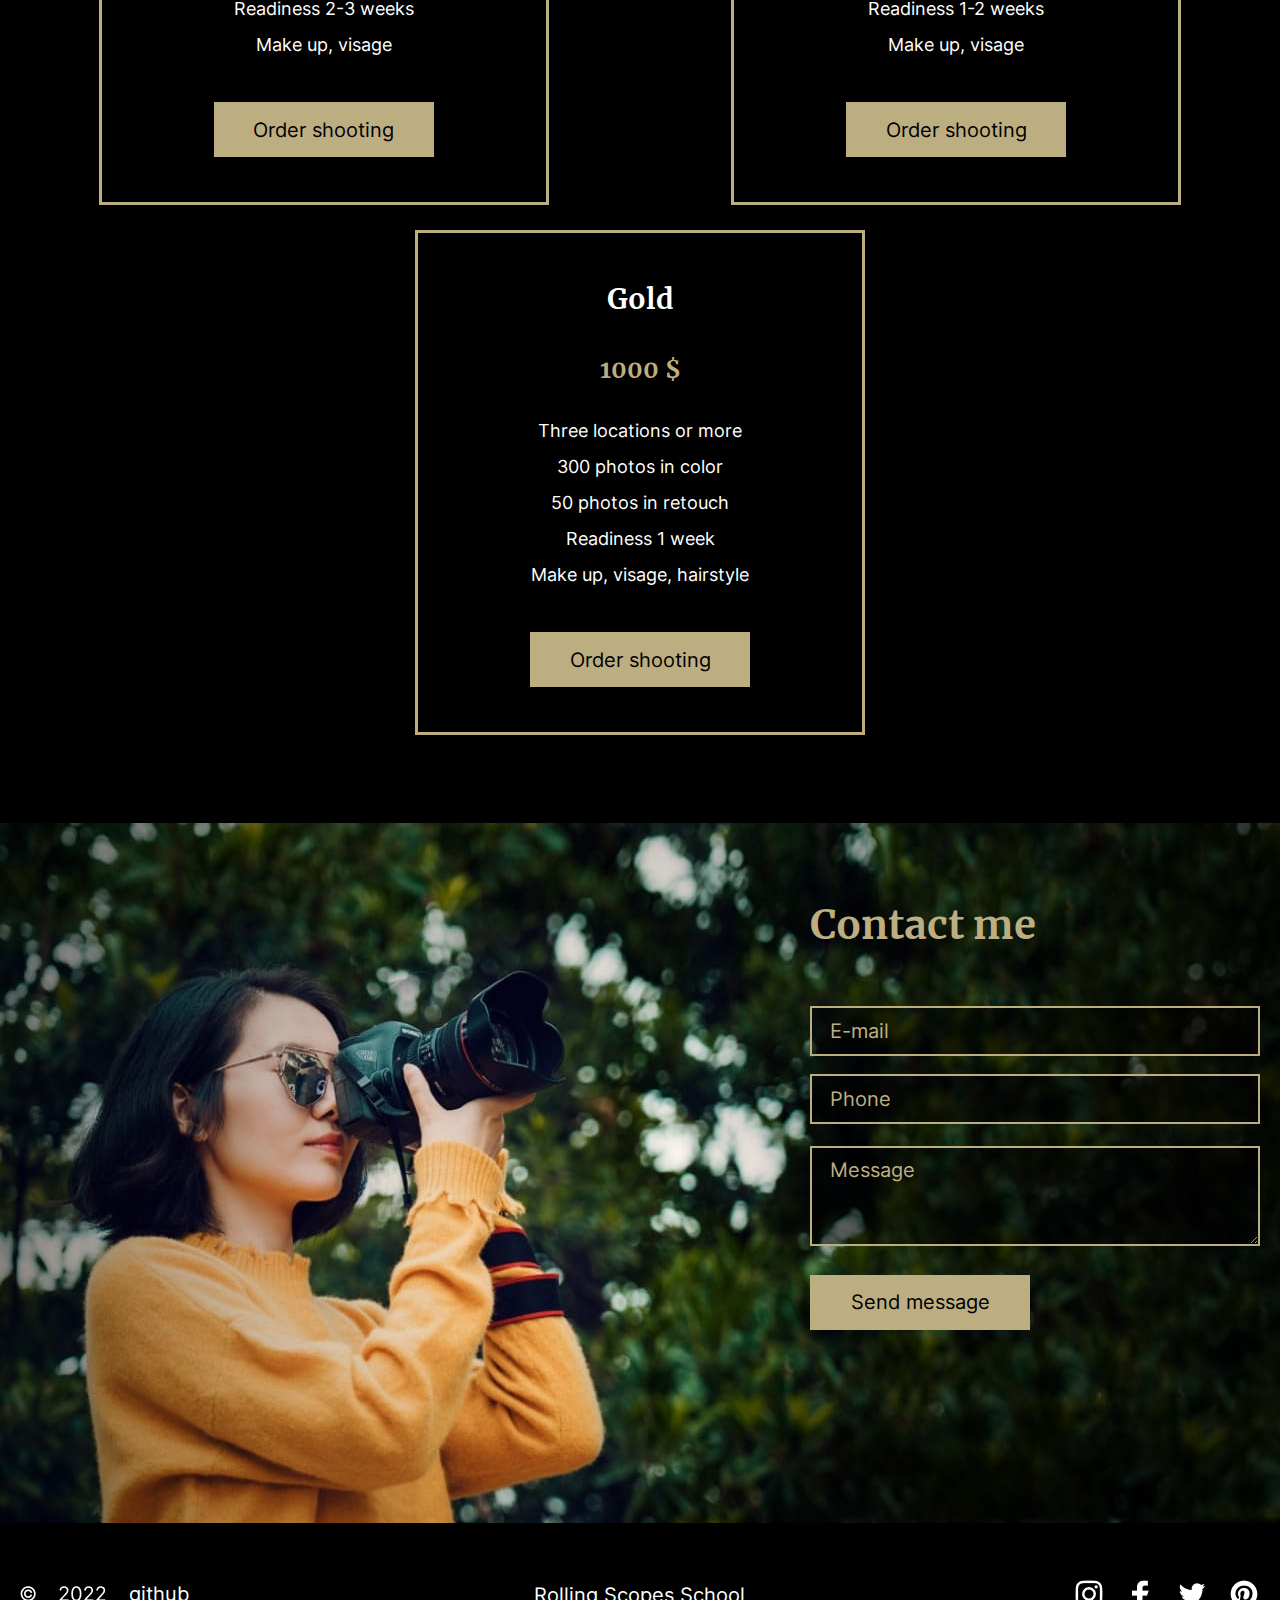
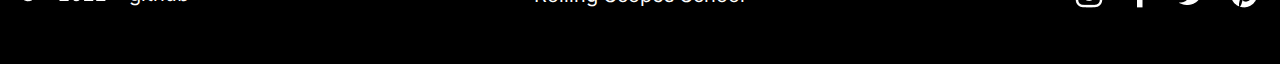
<file: portfolio/index.html>
<!DOCTYPE html>
<html lang="en">

<head>
    <meta charset="UTF-8">
    <meta http-equiv="X-UA-Compatible" content="IE=edge">
    <meta name="viewport" content="width=device-width, initial-scale=1.0">
    <link href="reset.css" rel="stylesheet" type="text/css">
    <link href="style.css" rel="stylesheet" type="text/css">
    <link rel="icon" href="./assets/img/favicon.ico" type="image/png" sizes="48x48">
    <title>Portfolio</title>
</head>

<body class="changeTheme">
    <header class="header">
        <div class="container">
            <div class="flex-header">
                <img class="logo" src="./assets/svg/logo.svg" alt="logo">
                <nav class="nav-list changeTheme">
                    <ul class="flex-menu">
                        <li class="menu-li">
                            <a class="header-link changeTheme" href="#part1" data-i18="skills">Skills</a>
                        </li>
                        <li class="menu-li">
                            <a class="header-link changeTheme" href="#part2" data-i18="portfolio">Portfolio</a>
                        </li>
                        <li class="menu-li">
                            <a class="header-link changeTheme" href="#part3" data-i18="video">Video</a>
                        </li>
                        <li class="menu-li">
                            <a class="header-link changeTheme" href="#part4" data-i18="price">Price</a>
                        </li>
                        <li class="menu-li">
                            <a class="header-link changeTheme" href="#part5" data-i18="contacts">Contacts</a>
                        </li>
                    </ul>
                    <div class="header-lang">
                        <span class="icon-en active">en</span>
                        <span class="icon-slash">/</span>
                        <span class="icon-ru">ru</span>
                    </div>
                  
                    <img id="buttonSun" src="./assets/svg/carbon_sun.svg" alt="sun">
        
                    <div class="hamburger" id="hamburger-1">
                        <span class="line changeTheme"></span>
                        <span class="line changeTheme"></span>
                        <span class="line changeTheme"></span>
                    </div>
                </nav>

            </div>
        </div>
    </header>

    <main class="main">
        <div class="container">
            <section class="hero-container">
                <h1 class="hero-heading" data-i18="hero-title">Alexa Rise</h1>
                <p class="about" data-i18="hero-text">Save sincere emotions, romantic feelings and happy moments of life together with
                    professional photographer Alexa Rise</p>
                <form class="button-hire-me">
                    <button class="button-radius">
                        <span class="hire_me" data-i18="hire">Hire me</span>
                    </button>
                </form>
            </section>
            <section>
                <div class="line-heading changeTheme">
                    <h2 id="part1" class="section-title header-line changeTheme" data-i18="skills">Skills</h2>
                </div>
                <div class="section-skills">
                    <div class="flex-item">
                        <img src="./assets/svg/camera1.svg" alt="camera" width="62" height="50">
                        <span class="title-skills changeTheme" data-i18="skill-title-1">Digital photography</span>
                        <p class="text-skills changeTheme" data-i18="skill-text-1">High-quality photos in the studio<br> and on the nature</p>
                    </div>
                    <div class="flex-item">
                        <img src="./assets/svg/video1.svg" alt="video" width="62" height="50">
                        <span class="title-skills changeTheme" data-i18="skill-title-2">Video shooting</span>
                        <p class="text-skills changeTheme" data-i18="skill-text-2">Capture your moments so that<br> they always stay with you</p>
                    </div>
                    <div class="flex-item">
                        <img src="./assets/svg/image1.svg" alt="image" width="66" height="50">
                        <span class="title-skills changeTheme" data-i18="skill-title-3">Retouch</span>
                        <p class="text-skills changeTheme" data-i18="skill-text-3">I strive to make photography<br> surpass reality</p>
                    </div>
                    <div class="flex-item">
                        <img src="./assets/svg/mic1.svg" alt="mic" width="32" height="50">
                        <span class="title-skills changeTheme" data-i18="skill-title-4">Audio</span>
                        <p class="text-skills changeTheme" data-i18="skill-text-4">Professional sounds recording<br> for video, advertising, portfolio</p>
                    </div>
                </div>
            </section>
            <section class="section">
                <div class="line-heading changeTheme">
                    <h2 id="part2" class="section-title-portfolio  header-line-portfolio changeTheme" data-i18="portfolio">Portfolio</h2>
                </div>
                <div class="flex-item-seasons">

                    <button class="button-seasons btn-portfolio changeTheme" data-season="winter" data-i18="winter">
                        Winter
                    </button>
                    <button class="button-seasons btn-portfolio changeTheme" data-season="spring" data-i18="spring">
                      Spring
                    </button>
                    <button class="button-seasons btn-portfolio changeTheme" data-season="summer" data-i18="summer">
                       Summer
                    </button>
                    <button class="button-seasons btn-portfolio changeTheme" data-season="autumn" data-i18="autumn">
                      Autumn
                    </button>

                </div>
                <div class="flex-foto-portfolio">
                    <img src="./assets/img/autumn/1.jpg" alt="foto" class="portfolio-image">
                    <img src="./assets/img/autumn/2.jpg" alt="foto" class="portfolio-image">
                    <img src="./assets/img/autumn/3.jpg" alt="foto" class="portfolio-image">
                    <img src="./assets/img/autumn/4.jpg" alt="foto" class="portfolio-image">
                    <img src="./assets/img/autumn/5.jpg" alt="foto" class="portfolio-image">
                    <img src="./assets/img/autumn/6.jpg" alt="foto" class="portfolio-image">
                </div>
            </section>
            <section class="section">
                <div class="line-heading changeTheme">
                    <h2 id="part3" class="section-title-video header-line-video changeTheme" data-i18="video">Video</h2>
                </div>
                <div class="flex-video-player">
                    <picture>
                        <source media="(max-width: 768px)" srcset="./assets/img/small-video-player.jpg">
                        <img class="video" src="./assets/img/video-player.jpg" alt="video">
                    </picture>
                    <div class="video-player-button">
                        <button class="video-button">
                            <picture>
                                <source media="(max-width: 768px)" srcset="./assets/video/small-play-btn.png">
                                <img src="./assets/video/Play_hover.png" alt="video">
                            </picture>
                        </button>
                    </div>
                </div>
            </section>
            <section class="section">
                <div class="line-heading changeTheme">
                    <h2 id="part4" class="section-title-price header-line-price changeTheme" data-i18="price">Price</h2>
                </div>
                <div class="flex-price">
                    <div class="flex-item-price changeTheme">
                        <h3 class="changeTheme">Standard</h3>
                        <p class="price">500 $</p>
                        <p class="description-price">
                            <span class="line-description changeTheme" data-i18="price-description-1-span-1">One location</span>
                            <span class="line-description changeTheme" data-i18="price-description-1-span-2">120 photos in color</span>
                            <span class="line-description changeTheme" data-i18="price-description-1-span-3">12 photos in retouch</span>
                            <span class="line-description changeTheme" data-i18="price-description-1-span-4">Readiness 2-3 weeks</span>
                            <span class="line-description changeTheme" data-i18="price-description-1-span-5">Make up, visage</span>
                        </p>
                        <form class="button-price">
                            <button class="button-radius">
                                <span class="button-order-shooting" data-i18="order">Order shooting</span>
                            </button>
                        </form>
                    </div>
                    <div class="flex-item-price changeTheme">
                        <h3 class="changeTheme">Premium</h3>
                        <p class="price">700 $</p>
                        <p class="description-price">
                            <span class="line-description changeTheme" data-i18="price-description-2-span-1">One or two locations</span>
                            <span class="line-description changeTheme" data-i18="price-description-2-span-2">200 photos in color</span>
                            <span class="line-description changeTheme" data-i18="price-description-2-span-3">20 photos in retouch</span>
                            <span class="line-description changeTheme" data-i18="price-description-2-span-4">Readiness 1-2 weeks</span>
                            <span class="line-description changeTheme" data-i18="price-description-2-span-4">Make up, visage</span>
                        </p>
                        <form class="button-price">
                            <button class="button-radius">
                                <span class="button-order-shooting" data-i18="order">Order shooting</span>
                            </button>
                        </form>
                    </div>
                    <div class="flex-item-price changeTheme">
                        <h3 class="changeTheme">Gold</h3>
                        <p class="price">1000 $</p>
                        <p class="description-price">
                            <span class="line-description changeTheme" data-i18="price-description-3-span-1">Three locations or more</span>
                            <span class="line-description changeTheme" data-i18="price-description-3-span-2">300 photos in color</span>
                            <span class="line-description changeTheme" data-i18="price-description-3-span-3">50 photos in retouch</span>
                            <span class="line-description changeTheme" data-i18="price-description-3-span-4">Readiness 1 week</span>
                            <span class="line-description changeTheme" data-i18="price-description-3-span-5">Make up, visage, hairstyle</span>
                        </p>
                        <form class="button-price">
                            <button class="button-radius">
                                <span class="button-order-shooting" data-i18="order">Order shooting</span>
                            </button>
                        </form>
                    </div>
                </div>
            </section>
        </div>
        <section class="contact-container">
            <div class="flex-item-contact">
                <h2 id="part5" class="contact-title" data-i18="contact-me">Contact me</h2>
                <form class="pading-for-email">
                    <input type="email" placeholder="E-mail" data-i18="email">
                </form>
                <form class="pading-for-phone">
                    <input type="tel" placeholder="Phone" data-i18="phone">
                </form>
                <p class="pading-for-message"><textarea name="message" placeholder="Message" data-i18="message"></textarea></p>
                <form class="button-send-message">
                    <button class="button-contact-style">
                        <span class="send-message" data-i18="send-message">Send message</span>
                    </button>
                </form>
            </div>
        </section>
    </main>
    <footer>
        <div class="container">
            <div class="item-icons padding-footer-icons">
                <img src="./assets/img/©.png" alt="c">
                <img src="./assets/img/2022.png" alt="2022">
                <a class="github" href="https://github.com/Iniuta">github</a>
            </div>
            <a class="item-rss padding-footer-icons" href="https://rs.school/js-stage0/">Rolling Scopes School</a>
            <ul class="item-socials padding-footer-icons">
                <li>
                    <a><img src="./assets/img/inst1.png" alt="inst"></a>
                </li>
                <li>
                    <a><img src="./assets/img/fb1.png" alt="fb"></a>
                </li>
                <li>
                    <a><img src="./assets/img/tw1.png" alt="tw"></a>
                </li>
                <li>
                    <a><img src="./assets/img/pinterest1.png" alt="pinterest"></a>
                </li>
            </ul>
        </div>
    </footer>
    <script src="index.js"></script>
</body>

</html>
</file>
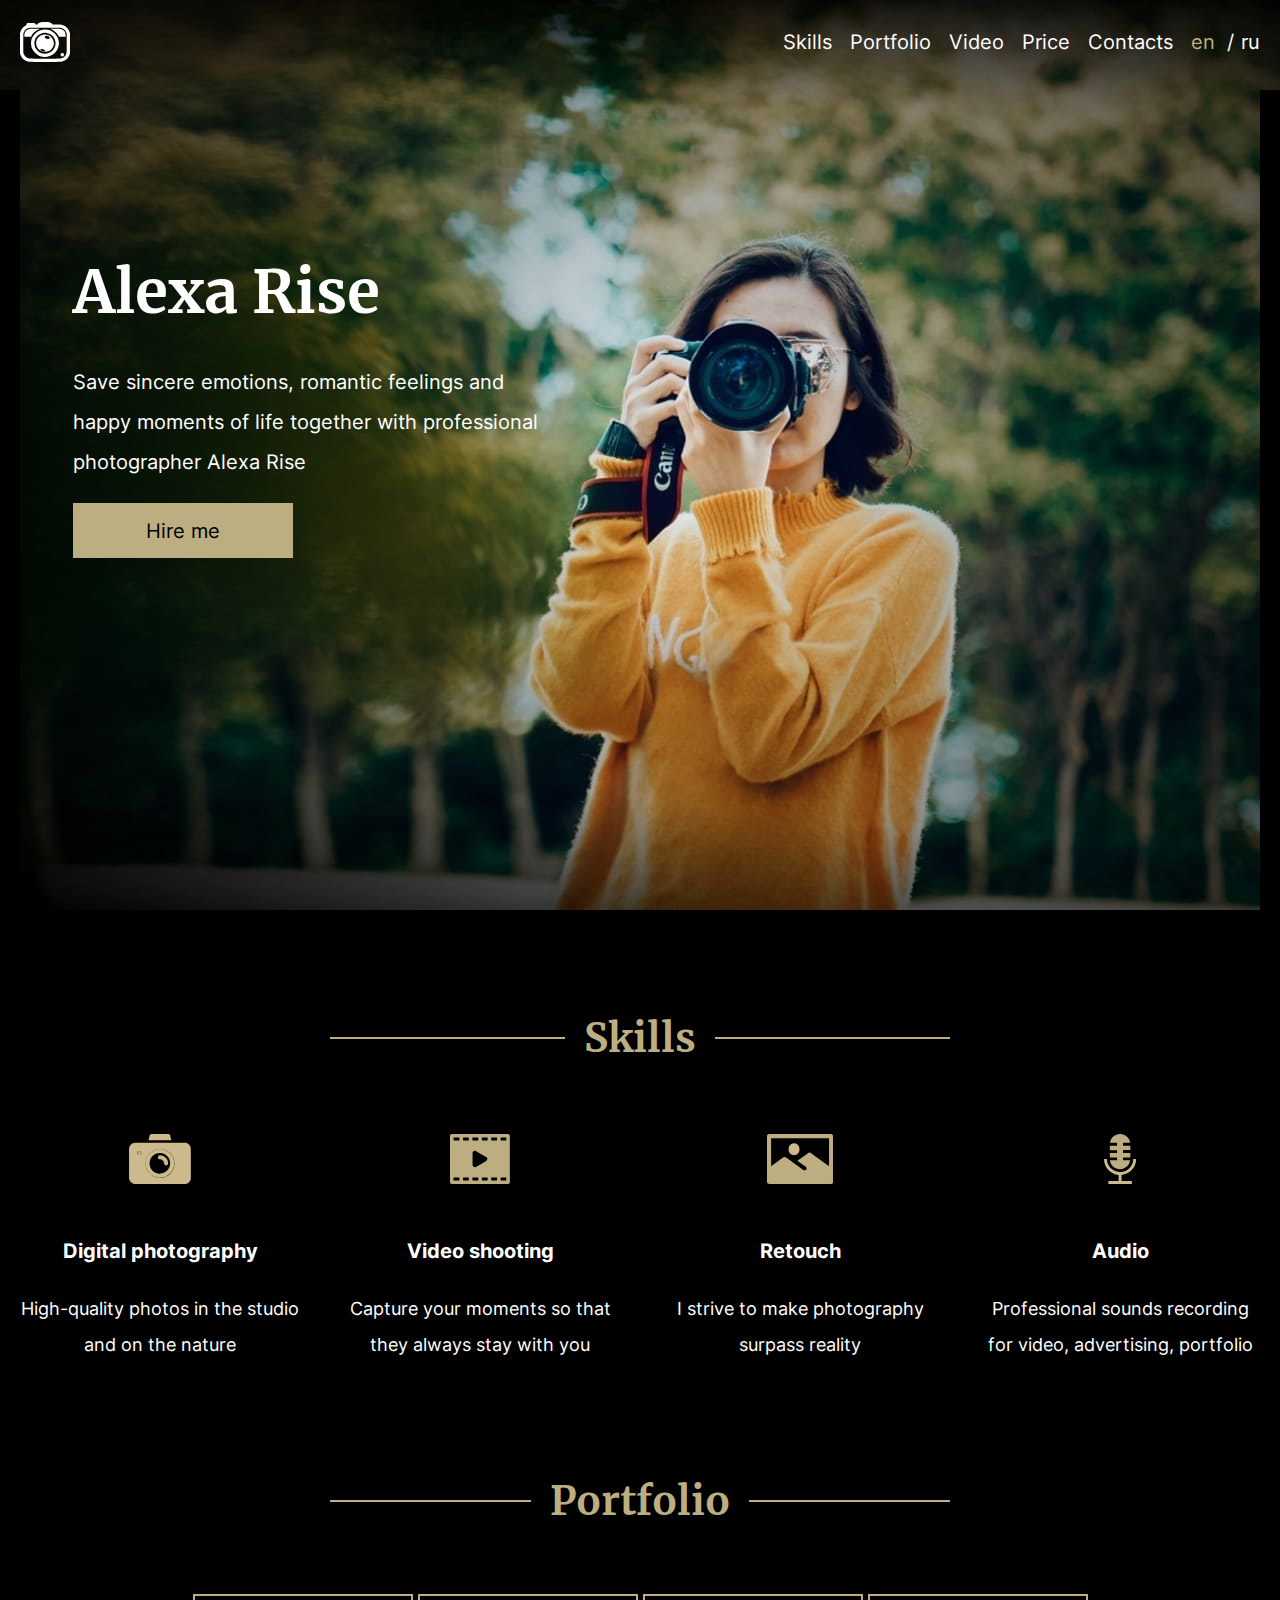
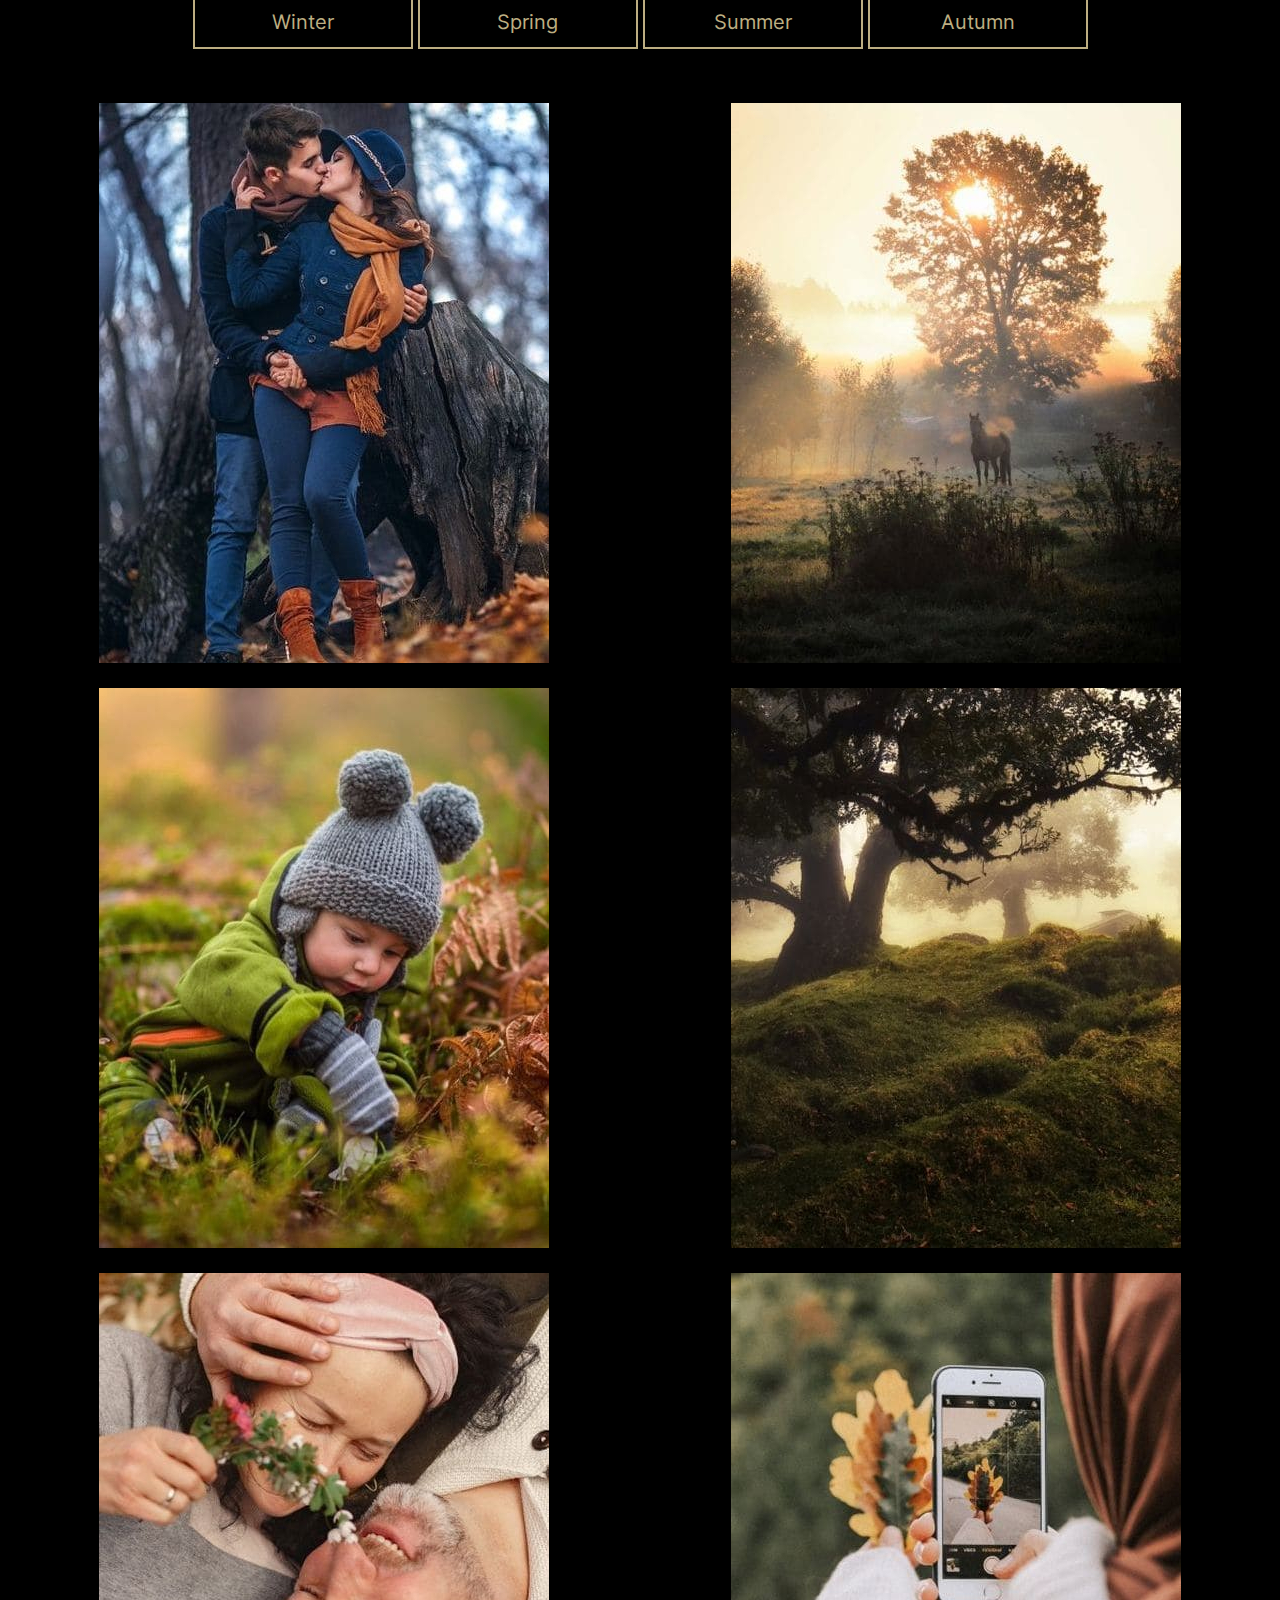
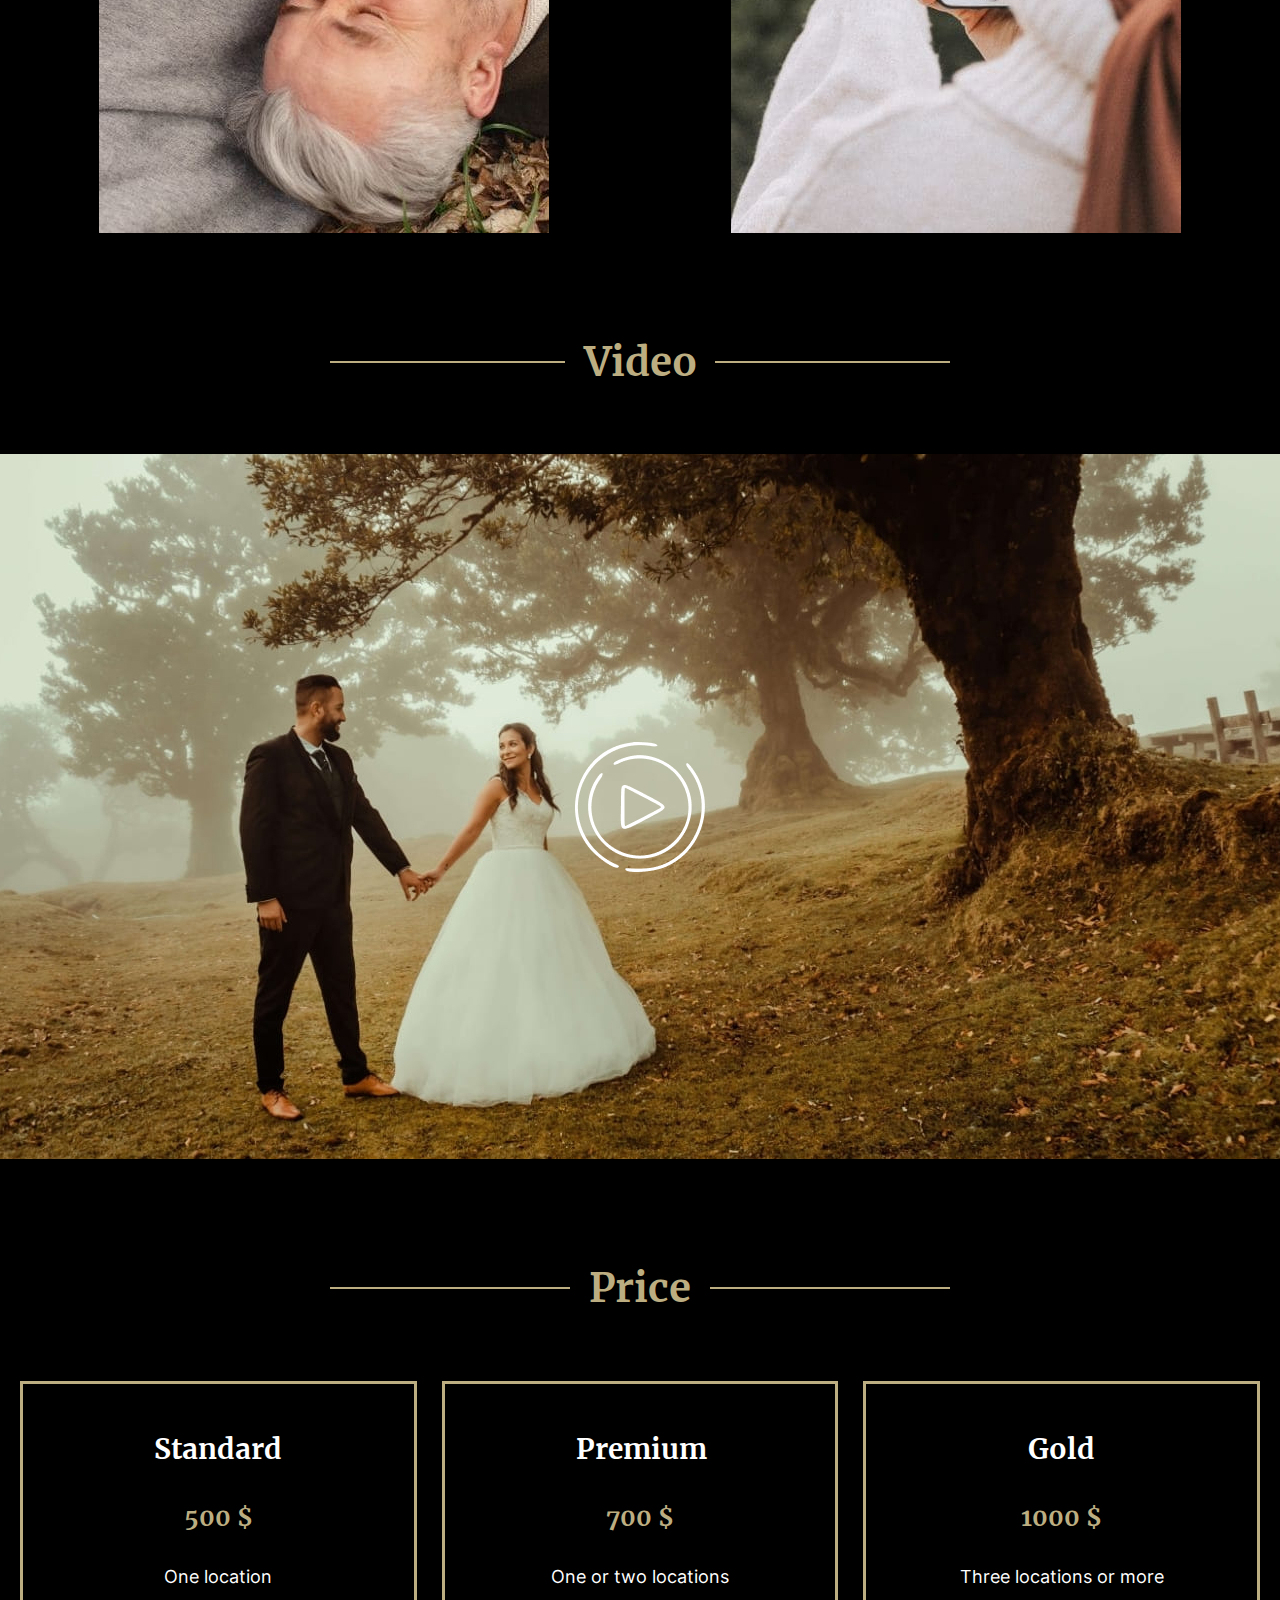
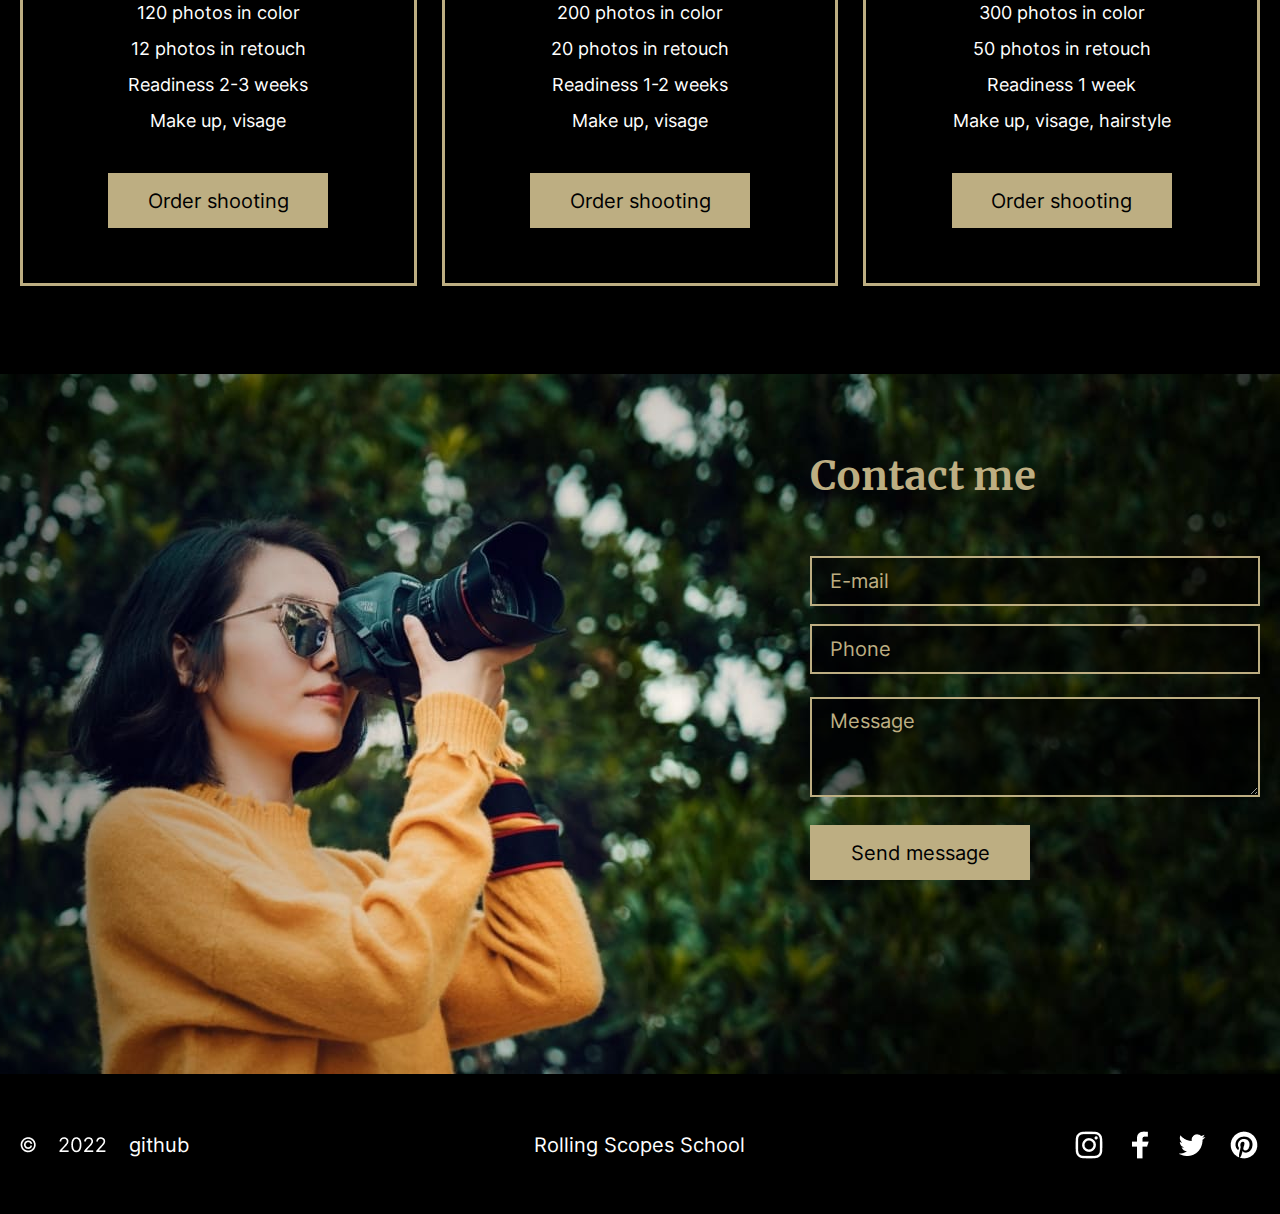
<file: Portfolio1/index.html>
<!DOCTYPE html>
<html lang="en">

<head>
    <meta charset="UTF-8">
    <meta http-equiv="X-UA-Compatible" content="IE=edge">
    <meta name="viewport" content="width=device-width, initial-scale=1.0">
    <script src="index.js"></script>
    <link href="reset.css" rel="stylesheet" type="text/css">
    <link href="style.css" rel="stylesheet" type="text/css">
    <link rel="icon" href="./assets/img/favicon.ico" type="image/png" sizes="48x48">
    <title>Portfolio</title>
</head>

<body>
    <header class="header">
        <div class="container">
            <div class="flex-header">
                <img src="./assets/svg/logo.svg" alt="logo">
                <nav class="nav-list">
                    <ul class="flex-menu">
                        <li class="menu-li">
                            <a class="header-link" href="#part1">Skills</a>
                        </li>
                        <li class="menu-li">
                            <a class="header-link" href="#part2">Portfolio</a>
                        </li>
                        <li class="menu-li">
                            <a class="header-link" href="#part3">Video</a>
                        </li>
                        <li class="menu-li">
                            <a class="header-link" href="#part4">Price</a>
                        </li>
                        <li class="menu-li">
                            <a class="header-link" href="#part5">Contacts</a>
                        </li>
                        <li class="menu-li-en">
                            <a id="header-link-en" class="header-link ">en</a>
                        </li>
                        <li class="menu-li-slash">
                            <a class="header-link">/</a>
                        </li>
                        <li>
                            <a class="header-link">ru</a>
                        </li>
                    </ul>
                </nav>
            </div>
        </div>
    </header>

    <main class="main">
        <div class="container">
            <section class="hero-container">
                <h1 class="hero-heading">Alexa Rise</h1>
                <p class="about">Save sincere emotions, romantic feelings and<br> happy moments of life together with
                    professional<br> photographer Alexa Rise</p>
                <form class="button-hire-me">
                    <button class="button-radius">
                        <span class="hire_me">Hire me</span>
                    </button>
                </form>
            </section>
            <section>
                <div class="line">
                    <h2 id="part1" class="section-title header-line">Skills</h2>
                </div>
                <div class="section-skills">
                    <div class="flex-item">
                        <img src="./assets/svg/camera1.svg" alt="camera" width="62" height="50">
                        <span class="title-skills">Digital photography</span>
                        <p class="text-skills">High-quality photos in the studio<br> and on the nature</p>
                    </div>
                    <div class="flex-item">
                        <img src="./assets/svg/video1.svg" alt="video" width="62" height="50">
                        <span class="title-skills">Video shooting</span>
                        <p class="text-skills">Capture your moments so that<br> they always stay with you</p>
                    </div>
                    <div class="flex-item">
                        <img src="./assets/svg/image1.svg" alt="image" width="66" height="50">
                        <span class="title-skills">Retouch</span>
                        <p class="text-skills">I strive to make photography<br> surpass reality</p>
                    </div>
                    <div class="flex-item">
                        <img src="./assets/svg/mic1.svg" alt="mic" width="32" height="50">
                        <span class="title-skills">Audio</span>
                        <p class="text-skills">Professional sounds recording<br> for video, advertising, portfolio</p>
                    </div>
                </div>
            </section>
            <section class="section">
                <div class="line">
                    <h2 id="part2" class="section-title-portfolio  header-line">Portfolio</h2>
                </div>
                <div class="flex-item-seasons">
                    <form>
                        <button class="button-seasons">
                            <span class="button-seasons-text">Winter</span>
                        </button>
                    </form>
                    <form>
                        <button class="button-seasons">
                            <span class="button-seasons-text">Spring</span>
                        </button>
                    </form>
                    <form>
                        <button class="button-seasons">
                            <span class="button-seasons-text">Summer</span>
                        </button>
                    </form>
                    <form>
                        <button class="button-seasons">
                            <span class="button-seasons-text">Autumn</span>
                        </button>
                    </form>
                </div>
                <div class="flex-foto-portfolio">
                    <img src="./assets/img/portfolio-img-6.jpg" alt="foto">
                    <img src="./assets/img/portfolio-img-5.jpg" alt="foto">
                    <img src="./assets/img/portfolio-img-4.jpg" alt="foto">
                    <img src="./assets/img/portfolio-img-3.jpg" alt="foto">
                    <img src="./assets/img/portfolio-img-2.jpg" alt="foto">
                    <img src="./assets/img/portfolio-img-1.jpg" alt="foto">
                </div>
            </section>
            <section class="section">
                <div class="line">
                    <h2 id="part3" class="section-title-video header-line">Video</h2>
                </div>
                <div class="flex-video-player">
                    <img src="./assets/img/video-player.jpg" alt="video">
                    <div class="video-player-button">
                        <button class="video-button"><img src="./assets/video/Play_hover.png" alt="video"></button>
                    </div>
                </div>
            </section>
            <section class="section">
                <div class="line">
                    <h2 id="part4" class="section-title-price header-line">Price</h2>
                </div>
                <div class="flex-price">
                    <div class="flex-item-price">
                        <h3>Standard</h3>
                        <p class="price">500 $</p>
                        <p class="description-price">
                            <span class="line-description">One location</span>
                            <span class="line-description">120 photos in color</span>
                            <span class="line-description">12 photos in retouch</span>
                            <span class="line-description">Readiness 2-3 weeks</span>
                            <span class="line-description">Make up, visage</span>
                        </p>
                        <form class="button-price">
                            <button class="button-radius">
                                <span class="button-order-shooting">Order shooting</span>
                            </button>
                        </form>
                    </div>
                    <div class="flex-item-price">
                        <h3>Premium</h3>
                        <p class="price">700 $</p>
                        <p class="description-price">
                            <span class="line-description">One or two locations</span>
                            <span class="line-description">200 photos in color</span>
                            <span class="line-description">20 photos in retouch</span>
                            <span class="line-description">Readiness 1-2 weeks</span>
                            <span class="line-description">Make up, visage</span>
                        </p>
                        <form class="button-price">
                            <button class="button-radius">
                                <span class="button-order-shooting">Order shooting</span>
                            </button>
                        </form>
                    </div>
                    <div class="flex-item-price">
                        <h3>Gold</h3>
                        <p class="price">1000 $</p>
                        <p class="description-price">
                            <span class="line-description">Three locations or more</span>
                            <span class="line-description">300 photos in color</span>
                            <span class="line-description">50 photos in retouch</span>
                            <span class="line-description">Readiness 1 week</span>
                            <span class="line-description">Make up, visage, hairstyle</span>
                        </p>
                        <form class="button-price">
                            <button class="button-radius">
                                <span class="button-order-shooting">Order shooting</span>
                            </button>
                        </form>
                    </div>
                </div>
            </section>
        </div>
        <section class="contact-container">
            <div class="flex-item-contact">
                <h2 id="part5" class="contact-title">Contact me</h2>
                <form class="pading-for-email">
                    <input type="email" placeholder="E-mail">
                </form>
                <form class="pading-for-phone">
                    <input type="tel" placeholder="Phone">
                </form>
                <p class="pading-for-message"><textarea name="message" placeholder="Message"></textarea></p>
                <form class="button-send-message">
                    <button class="button-contact-style">
                        <span class="send-message">Send message</span>
                    </button>
                </form>
            </div>
        </section>
    </main>
    <footer>
        <div class="container">
            <div class="item-icons padding-footer-icons">
                <img src="./assets/img/©.png" alt="c">
                <img src="./assets/img/2022.png" alt="2022">
                <a class="github" href="https://github.com/Iniuta">github</a>
            </div>
            <a class="item-rss padding-footer-icons" href="https://rs.school/js-stage0/">Rolling Scopes School</a>
            <ul class="item-socials padding-footer-icons">
                <li>
                    <a><img src="./assets/img/inst1.png" alt="inst"></a>
                </li>
                <li>
                    <a><img src="./assets/img/fb1.png" alt="fb"></a>
                </li>
                <li>
                    <a><img src="./assets/img/tw1.png" alt="tw"></a>
                </li>
                <li>
                    <a><img src="./assets/img/pinterest1.png" alt="pinterest"></a>
                </li>
            </ul>
        </div>
    </footer>
</body>

</html>
</file>
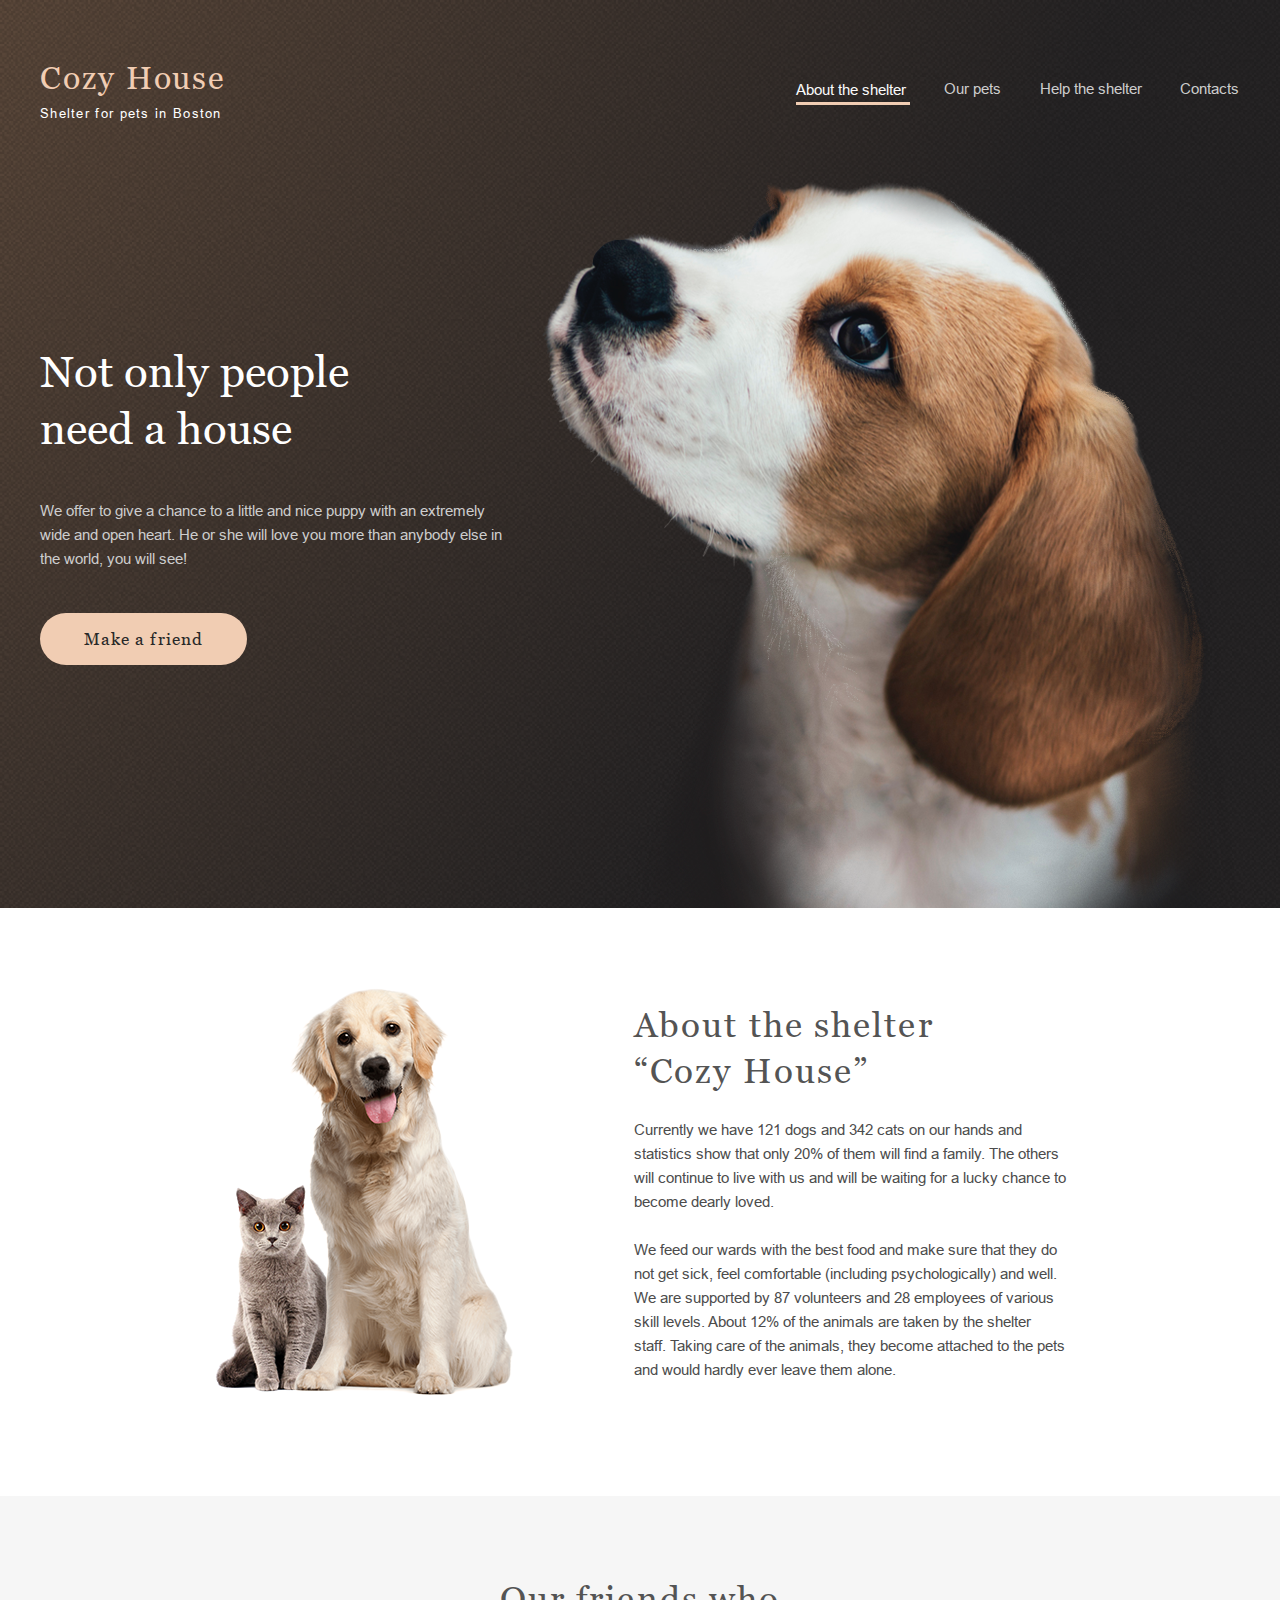
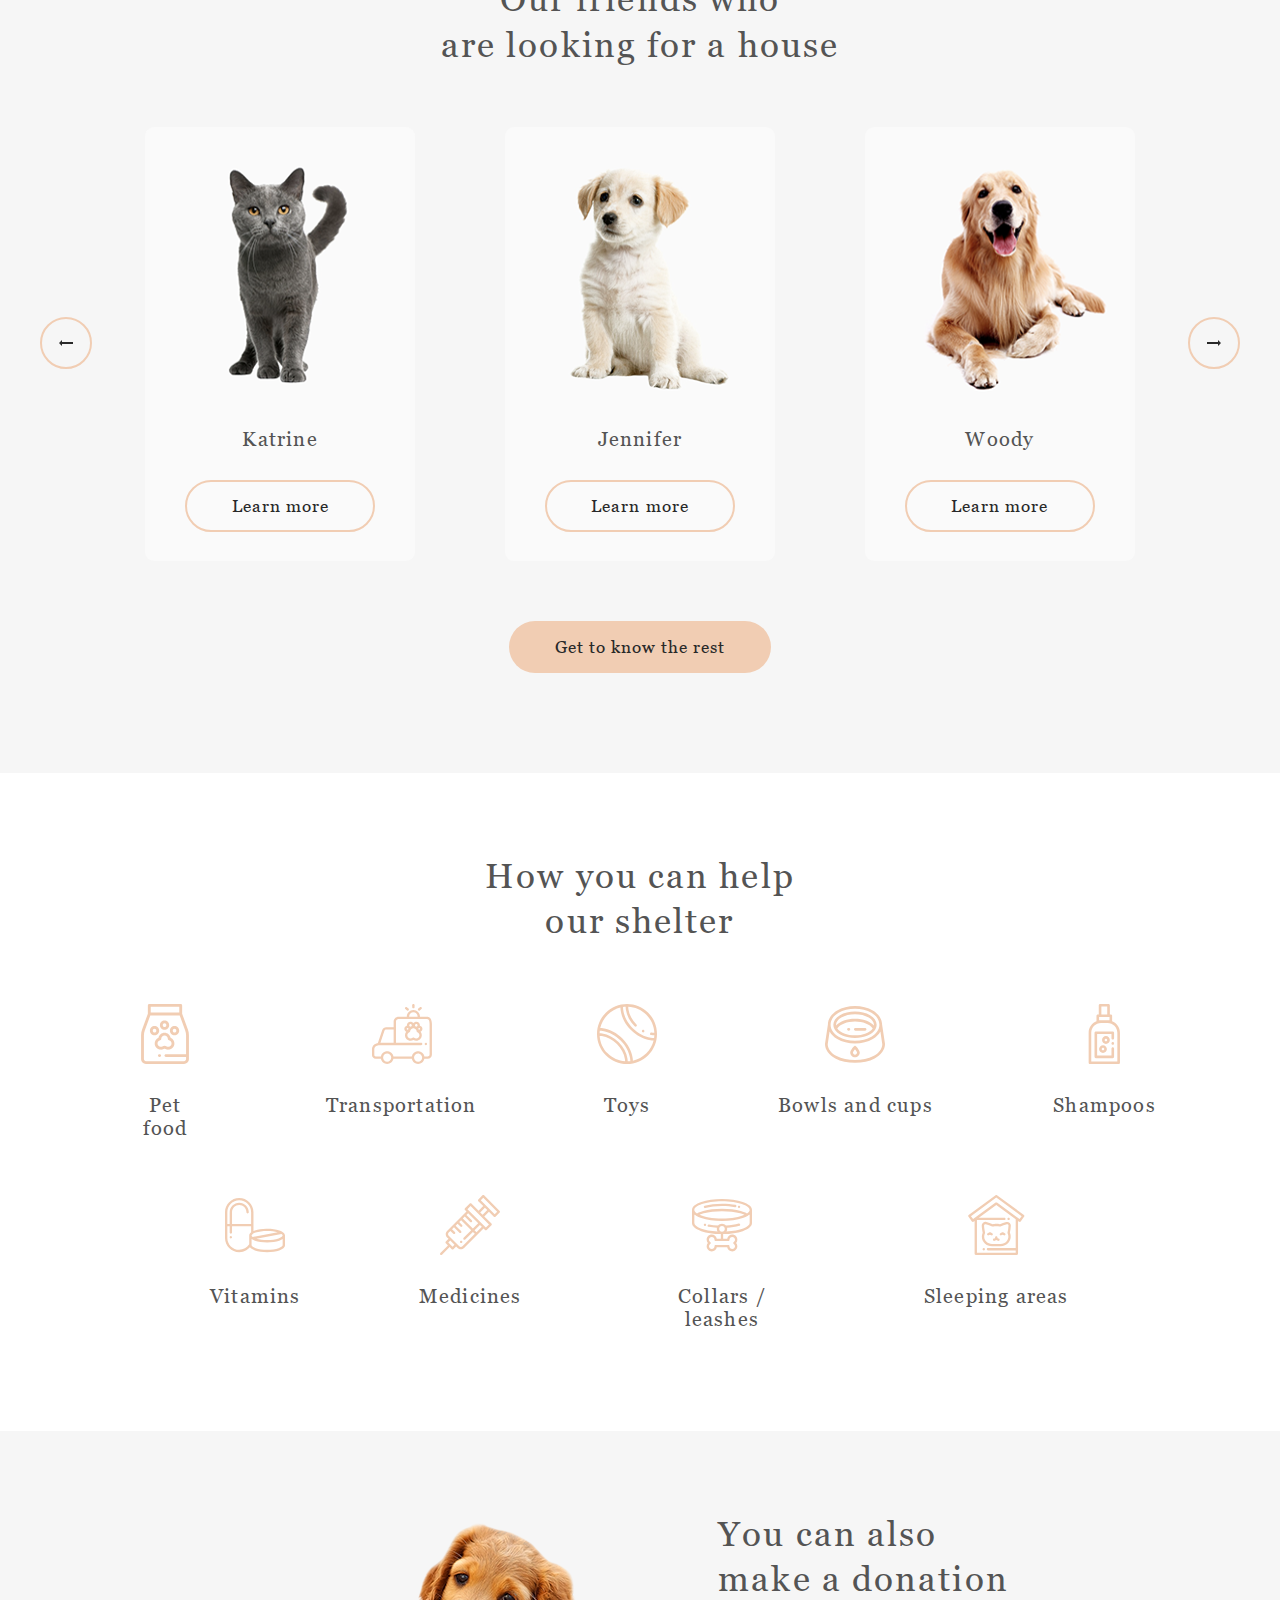
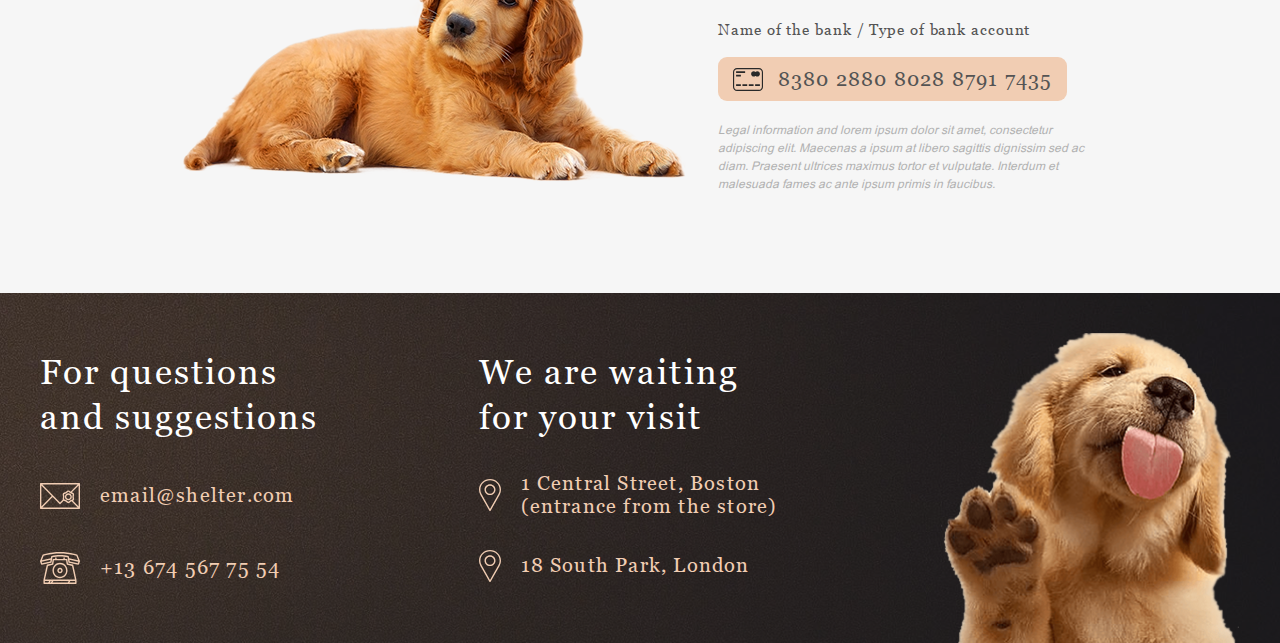
<file: shelter/pages/main/index.html>
<!DOCTYPE html>
<html lang="en">

<head>
  <meta charset="UTF-8">
  <meta http-equiv="X-UA-Compatible" content="IE=edge">
  <meta name="viewport" content="width=device-width, initial-scale=1.0">
  <link rel="icon" href="../../assets/icons/icon.svg" type="image/png" sizes="48x48">
  <title>Document</title>
  <link rel="stylesheet" href="../reset.css">
  <link rel="stylesheet" href="style.css">
</head>

<body>
  <div class="background-wrap">
    <header class="header">
      <div class="wrapper">
        <div class="menu header__menu-padding">
          <div class="logo" onclick="location.href='#';">
            <h1 class="logo__title">Cozy House</h1>
            <p class="logo__discribe">Shelter for pets in Boston</p>
          </div>
          <nav class="navigation">
            <ul class="navigation__list">
              <li onclick="location.href='../main/index.html';" class="navigation__list-item list-item_active">
                About the shelter
              </li>

              <li onclick="location.href='../pets/index.html';" class="navigation__list-item list-item_hover">
                Our pets
              </li>

              <li onclick="location.href='../main/index.html#part3';" class="navigation__list-item list-item_hover">
                Help the shelter
              </li>

              <li class="navigation__list-item list-item_hover">
                <a href="#part4" class="navigation__list-item list-item_hover-link">Contacts</a>
              </li>
            </ul>
          </nav>
          <!-- <div class="hamburger" id="hamburger-1">
                    <span class="line changeTheme"></span>
                    <span class="line changeTheme"></span>
                    <span class="line changeTheme"></span>
                </div> -->
        </div>
      </div>
    </header>
    <section class="not-only">
      <div class="wrapper">
        <div class="items not-only__items-padding">
          <div class="main-discribe items__main-discribe-padding">
            <h2 class="section-titles">Not only people need a house</h2>
            <p class="main-discribe__text">
              We offer to give a chance to a little and nice puppy with an
              extremely wide and open heart. He or she will love you more than
              anybody else in the world, you will see!
            </p>
            <a href="#part2" class="main-button main-discribe__btn-padding">
              Make a friend
            </a>
          </div>
          <img class="img-puppi items__img-padding" src="../../assets/images/start-screen-puppy.png" alt="puppi">
        </div>
      </div>
    </section>
  </div>
  <section class="about-section">
    <div class="wrapper">
      <div class="about about-section__about-padding">
        <img class="img-puppi-cat about__img-padding" src="../../assets/images/about-pets.png" alt="animals">
        <div class="discribe-about about__discribe-about-padding">
          <h2 class="section-titles section-titles_space-letters">
            About the shelter “Cozy House”
          </h2>
          <p class="discribe-about__text-discribe">
            Currently we have 121 dogs and 342 cats on our hands and
            statistics show that only 20% of them will find a family. The
            others will continue to live with us and will be waiting for a
            lucky chance to become dearly loved.
          </p>
          <p class="discribe-about__text-discribe">
            We feed our wards with the best food and make sure that they do
            not get sick, feel comfortable (including psychologically) and
            well. We are supported by 87 volunteers and 28 employees of
            various skill levels. About 12% of the animals are taken by the
            shelter staff. Taking care of the animals, they become attached to
            the pets and would hardly ever leave them alone.
          </p>
        </div>
      </div>
    </div>
  </section>
  <section class="our-friends-section">
    <div class="wrapper">
      <div class="friends our-friends-section__friends-padding">
        <h2 id="part2" class="section-titles section-titles_space-letters section-titles_our-friends">
          Our friends who<br>
          are looking for a house
        </h2>
        <div class="friends-items friends__friends-items-padding">
          <div class="btn-aside friends__btn-aside-padding">
            <img src="../../assets/icons/Arrow-left.svg" alt="arrow">
          </div>
          <div class="cards-items">
            <div class="cards-items__item-element">
              <img src="../../assets/images/pets-katrine.png" class="cards-items__animals" alt="katrine">
              <div class="cards-items__background">
                <p class="cards-items__pets-name">Katrine</p>
                <div class="cards-items__btn-padding">
                  <button class="main-button main-button_lern-more">
                    Learn more
                  </button>
                </div>
              </div>
            </div>
            <div class="cards-items__item-element">
              <img src="../../assets/images/jennifer.png" class="cards-items__animals" alt="jennifer">
              <div class="cards-items__background">
                <p class="cards-items__pets-name">Jennifer</p>
                <div class="cards-items__btn-padding">
                  <button class="main-button main-button_lern-more">
                    Learn more
                  </button>
                </div>
              </div>
            </div>
            <div class="cards-items__item-element">
              <img src="../../assets/images/woody.png" class="cards-items__animals" alt="woody">
              <div class="cards-items__background">
                <p class="cards-items__pets-name">Woody</p>
                <div class="cards-items__btn-padding">
                  <button class="main-button main-button_lern-more">
                    Learn more
                  </button>
                </div>
              </div>
            </div>
          </div>
          <div class="btn-aside friends__btn-aside-padding">
            <img src="../../assets/icons/Arrow-right.svg" alt="arrow">
          </div>
        </div>
        <button class="main-button main-button_get-rest" onclick="location.href='../pets/index.html';">
          Get to know the rest
        </button>
      </div>
    </div>
  </section>
  <section class="help-section">
    <div class="wrapper">
      <div class="help">
        <h2 id="part3" class="section-titles section-titles_space-letters section-titles_help">
          How you can help our shelter
        </h2>
        <div class="help-items help__help-items-padding">
          <div class="help-items__icons help-items__icons_food">
            <img src="../../assets/icons/icon-pet-food.svg" class="help-items__icon" alt="pet-food">
            <p class="help-items__discribe">Pet food</p>
          </div>
          <div class="help-items__icons help-items__icons_transport">
            <img src="../../assets/icons/icon-transportation.svg" class="help-items__icon" alt="transportation">
            <p class="help-items__discribe">Transportation</p>
          </div>
          <div class="help-items__icons help-items__icons_toys">
            <img src="../../assets/icons/icon-toys.svg" class="help-items__icon" alt="toys">
            <p class="help-items__discribe">Toys</p>
          </div>
          <div class="help-items__icons help-items__icons_bowls">
            <img src="../../assets/icons/icon-bowls-and-cups.svg" class="help-items__icon" alt="bowls-and-cups">
            <p class="help-items__discribe">Bowls and cups</p>
          </div>
          <div class="help-items__icons help-items__icons_shampoos">
            <img src="../../assets/icons/icon-shampoos.svg" class="help-items__icon" alt="shampoos">
            <p class="help-items__discribe">Shampoos</p>
          </div>
          <div class="help-items__icons help-items__icons_vitamins">
            <img src="../../assets/icons/icon-vitamins.svg" class="help-items__icon" alt="vitamins">
            <p class="help-items__discribe">Vitamins</p>
          </div>
          <div class="help-items__icons help-items__icons_medicines">
            <img src="../../assets/icons/icon-medicines.svg" class="help-items__icon" alt="medicines">
            <p class="help-items__discribe">Medicines</p>
          </div>
          <div class="help-items__icons help-items__icons_collars">
            <img src="../../assets/icons/icon-collars-leashes.svg" class="help-items__icon" alt="collars-leashes">
            <p class="help-items__discribe">Collars / leashes</p>
          </div>
          <div class="help-items__icons help-items__icons_sleeping">
            <img src="../../assets/icons/icon-sleeping-area.svg" class="help-items__icon" alt="sleeping-area">
            <p class="help-items__discribe">Sleeping areas</p>
          </div>
        </div>
      </div>
    </div>
  </section>
  <section class="in-addition-section">
    <div class="wrapper">
      <div class="donation in-addition-section__donation-padding">
        <div class="donation-img">
          <img class="img-dog-donation" src="../../assets/images/donation-dog.png" alt="dog">
        </div>
        <div class="donation-info donation__donation-info-padding">
          <h2 class="section-titles section-titles_space-letters">
            You can also make a donation
          </h2>
          <p class="donation-info__bank">
            Name of the bank / Type of bank account
          </p>
          <div class="donation-info__field-credit-card">
            <img src="../../assets/icons/credit-card.svg" alt="credit-card">
            <a href="#" class="donation-info__card-number">
              8380 2880 8028 8791 7435
            </a>
          </div>
          <p class="donation-info__discribe">
            Legal information and lorem ipsum dolor sit amet, consectetur
            adipiscing elit. Maecenas a ipsum at libero sagittis dignissim sed
            ac diam. Praesent ultrices maximus tortor et vulputate. Interdum
            et malesuada fames ac ante ipsum primis in faucibus.
          </p>
        </div>
      </div>
    </div>
  </section>
  <footer class="footer">
    <div class="wrapper">
      <div class="footer-items">
        <div class="footer-items__column footer-items__padding footer-items__column_col-1">
          <h2 id="part4" class="section-titles section-titles_space-letters section-titles_footer-txt-color">
            For questions and suggestions
          </h2>
          <div class="items-links">
            <a href="mailto:email@shelter.com" class="link">
              <img src="../../assets/icons/icon-email.svg" alt="email" width="40" height="32">
              <p class="item-links_text">email@shelter.com</p>
            </a>
          </div>
          <div class="item-links">
            <a href="tel:+136745677554" class="link">
              <img src="../../assets/icons/icon-phone.svg" alt="phone" width="40" height="32">
              <p class="item-links_text">+13 674 567 75 54</p>
            </a>
          </div>
        </div>
        <div class="footer-items__column footer-items__padding footer-items__column_col-2">
          <h2 class="section-titles section-titles_space-letters section-titles_footer-txt-color">
            We are waiting for your visit
          </h2>
          <div class="items-links">
            <a href="http://www.google.com/maps/place/49.46800006494457,17.11514008755796" target="_blank" class="link">
              <img src=" ../../assets/icons/icon-marker.svg" alt="market" width="22" height="32">
              <p class="item-links_text">
                1 Central Street, Boston (entrance from the store)
              </p>
            </a>
          </div>
          <div class="items-links">
            <a href="http://www.google.com/maps/place/51.47805914358004,-0.1081335006367143" target="_blank"
              class="link">
              <img src=" ../../assets/icons/icon-marker.svg" alt="market" width="22" height="32">
              <p class="item-links_text">18 South Park, London</p>
            </a>
          </div>
        </div>
        <img class="img-footer-puppi" src="../../assets/images/footer-puppy.png" alt="puppi" width="300" height="310">
      </div>
    </div>
  </footer>
  <div class="hidden"></div>
  <!-- active -->
  <script src="index.js"></script>
</body>

</html>
</file>
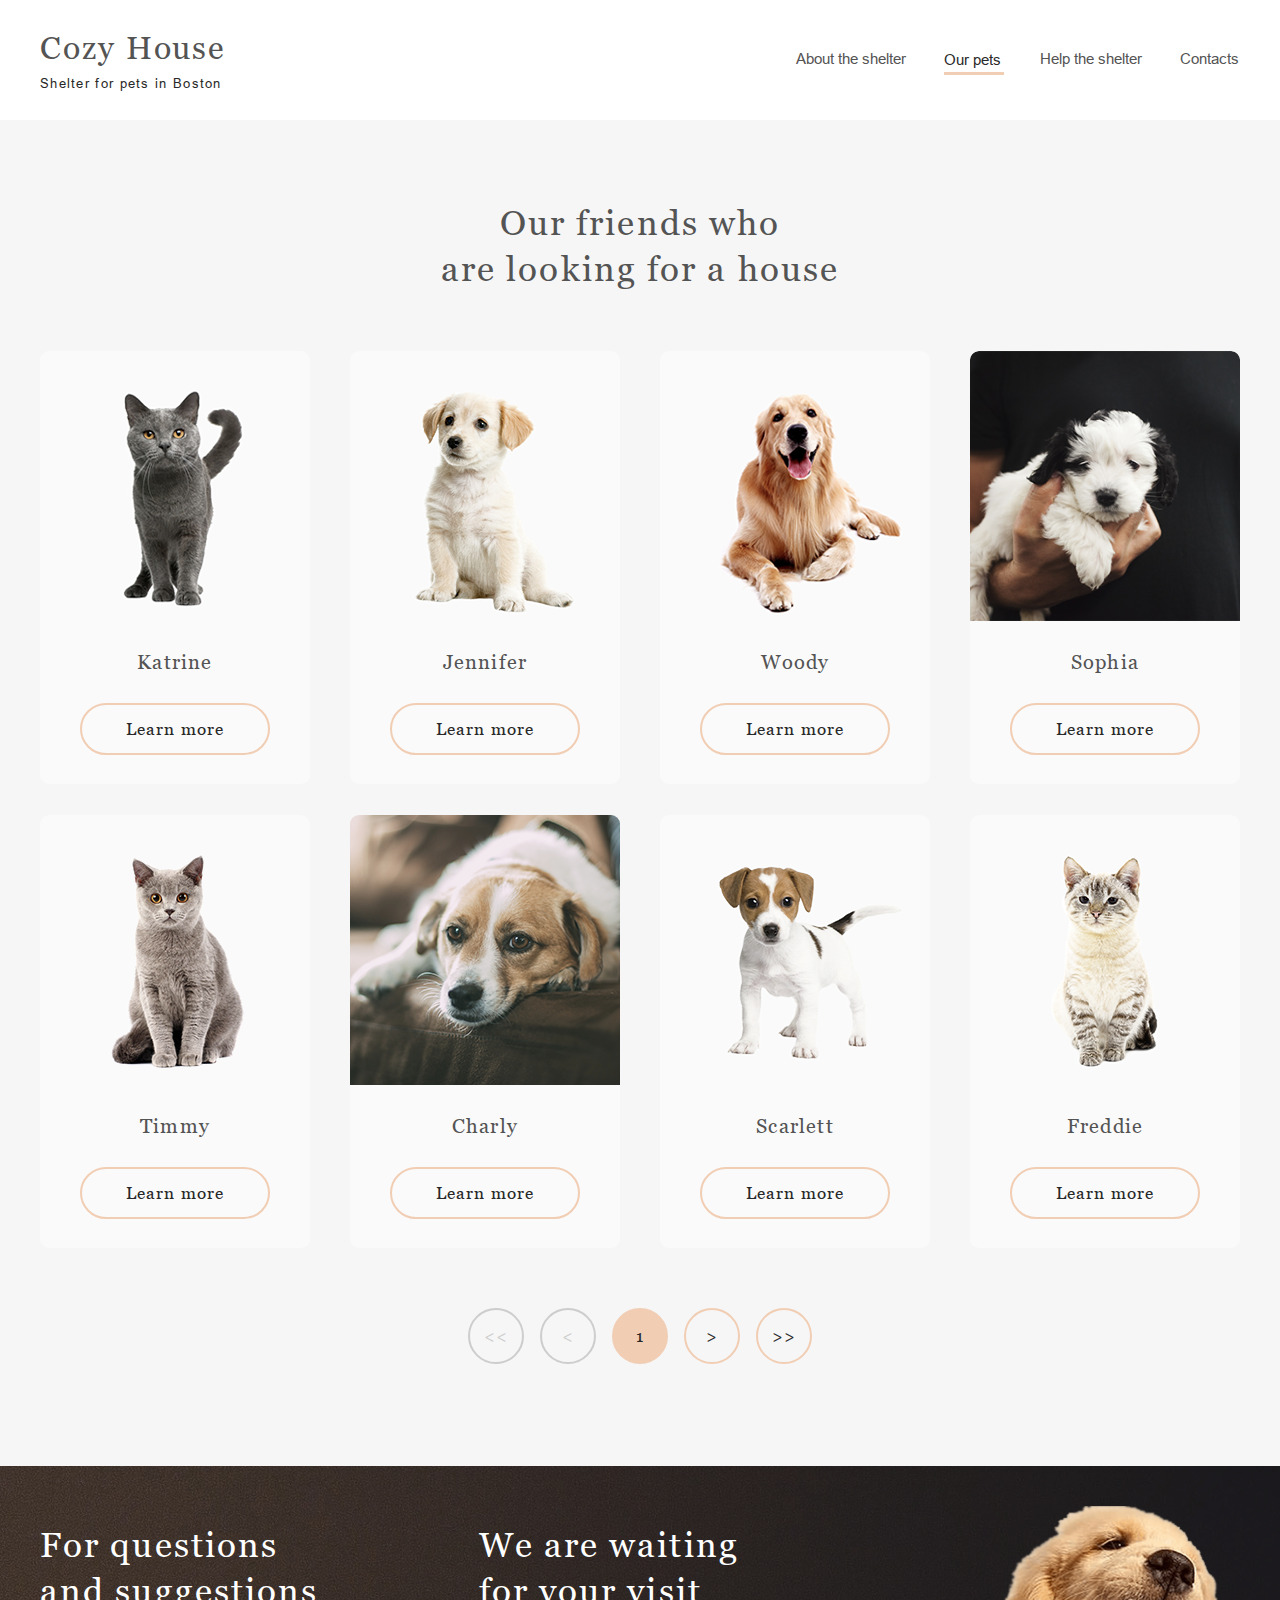
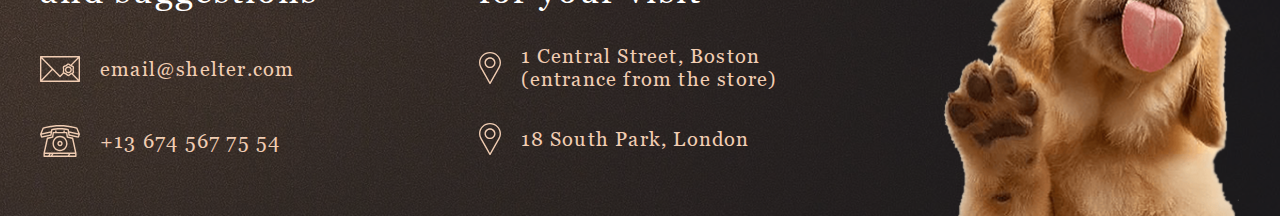
<file: shelter/pages/pets/index.html>
<!DOCTYPE html>
<html lang="en">

<head>
    <meta charset="UTF-8">
    <meta http-equiv="X-UA-Compatible" content="IE=edge">
    <meta name="viewport" content="width=device-width, initial-scale=1.0">
    <link rel="icon" href="../../assets/icons/icon.svg" type="image/png" sizes="48x48">
    <title>Document</title>
    <link rel="stylesheet" href="../reset.css">
    <link rel="stylesheet" href="style.css">
</head>

<body>
    <header class="header">
        <div class="wrapper">
            <div class="menu header__menu-padding">
                <div class="logo" onclick="location.href='../main/index.html';">
                    <h1 class="logo__title">Cozy House</h1>
                    <p class="logo__discribe">Shelter for pets in Boston</p>
                </div>
                <nav class="navigation">
                    <ul class="navigation__list">
                        <li onclick="location.href='../main/index.html';" class="navigation__list-item list-item_hover">
                            About the shelter
                        </li>
                        <li onclick="location.href='../pets/index.html';"
                            class="navigation__list-item list-item_active">
                            Our pets
                        </li>
                        <li onclick="location.href='../main/index.html#part3';"
                            class="navigation__list-item list-item_hover">
                            Help the shelter
                        </li>
                        <li class="navigation__list-item list-item_hover">
                            <a href="#part4" class="navigation__list-item list-item_hover-link">Contacts</a>
                        </li>
                    </ul>
                </nav>
                <!-- <div class="hamburger" id="hamburger-1">
                    <span class="line changeTheme"></span>
                    <span class="line changeTheme"></span>
                    <span class="line changeTheme"></span>
                </div> -->
            </div>
        </div>
    </header>
    <section class="our-friends-section">
        <div class="wrapper">
            <div class="friends our-friends-section__friends-padding">
                <h2 id="part2" class="section-titles section-titles_space-letters section-titles_our-friends">
                    Our friends who<br>
                    are looking for a house
                </h2>
                <div class="cards-items friends__cards-items-padding">
                    <div class="cards-items__item-element">
                        <img src="../../assets/images/pets-katrine.png" class="cards-items__animals" alt="katrine">
                        <div class="cards-items__background">
                            <p class="cards-items__pets-name">Katrine</p>
                            <div class="cards-items__btn-padding">
                                <button class="main-button main-button_lern-more">
                                    Learn more
                                </button>
                            </div>
                        </div>
                    </div>
                    <div class="cards-items__item-element">
                        <img src="../../assets/images/jennifer.png" class="cards-items__animals" alt="jennifer">
                        <div class="cards-items__background">
                            <p class="cards-items__pets-name">Jennifer</p>
                            <div class="cards-items__btn-padding">
                                <button class="main-button main-button_lern-more">
                                    Learn more
                                </button>
                            </div>
                        </div>
                    </div>
                    <div class="cards-items__item-element">
                        <img src="../../assets/images/woody.png" class="cards-items__animals" alt="woody">
                        <div class="cards-items__background">
                            <p class="cards-items__pets-name">Woody</p>
                            <div class="cards-items__btn-padding">
                                <button class="main-button main-button_lern-more">
                                    Learn more
                                </button>
                            </div>
                        </div>
                    </div>
                    <div class="cards-items__item-element">
                        <img src="../../assets/images/sophia.png" class="cards-items__animals" alt="woody">
                        <div class="cards-items__background">
                            <p class="cards-items__pets-name">Sophia</p>
                            <div class="cards-items__btn-padding">
                                <button class="main-button main-button_lern-more">
                                    Learn more
                                </button>
                            </div>
                        </div>
                    </div>
                    <div class="cards-items__item-element">
                        <img src="../../assets/images/timmy.png" class="cards-items__animals" alt="woody">
                        <div class="cards-items__background">
                            <p class="cards-items__pets-name">Timmy</p>
                            <div class="cards-items__btn-padding">
                                <button class="main-button main-button_lern-more">
                                    Learn more
                                </button>
                            </div>
                        </div>
                    </div>
                    <div class="cards-items__item-element">
                        <img src="../../assets/images/charly.png" class="cards-items__animals" alt="woody">
                        <div class="cards-items__background">
                            <p class="cards-items__pets-name">Charly</p>
                            <div class="cards-items__btn-padding">
                                <button class="main-button main-button_lern-more">
                                    Learn more
                                </button>
                            </div>
                        </div>
                    </div>
                    <div class="cards-items__item-element">
                        <img src="../../assets/images/scarlett.png" class="cards-items__animals" alt="woody">
                        <div class="cards-items__background">
                            <p class="cards-items__pets-name">Scarlett</p>
                            <div class="cards-items__btn-padding">
                                <button class="main-button main-button_lern-more">
                                    Learn more
                                </button>
                            </div>
                        </div>
                    </div>
                    <div class="cards-items__item-element">
                        <img src="../../assets/images/freddie.png" class="cards-items__animals" alt="woody">
                        <div class="cards-items__background">
                            <p class="cards-items__pets-name">Freddie</p>
                            <div class="cards-items__btn-padding">
                                <button class="main-button main-button_lern-more">
                                    Learn more
                                </button>
                            </div>
                        </div>
                    </div>
                </div>
                <div class="pagination">
                    <div class="main-button main-button_get-rest main-button_disabled-left"
                        onclick="location.href='../pets/index.html';">
                        &lt;&lt;
                    </div>
                    <div class="main-button main-button_get-rest main-button_disabled-left"
                        onclick="location.href='../pets/index.html';">
                        &lt;
                    </div>
                    <div class="main-button main-button_get-rest main-button_disabled"
                        onclick="location.href='../pets/index.html';">
                        1
                    </div>
                    <div class="main-button main-button_get-rest" onclick="location.href='../pets/index.html';">
                        &gt;
                    </div>
                    <div class="main-button main-button_get-rest" onclick="location.href='../pets/index.html';">
                        &gt;&gt;
                    </div>
                </div>
            </div>
        </div>
    </section>
    <footer class="footer">
        <div class="wrapper">
            <div class="footer-items">
                <div class="footer-items__column footer-items__padding footer-items__column_col-1">
                    <h2 id="part4" class="section-titles section-titles_space-letters section-titles_footer-txt-color">
                        For questions and suggestions
                    </h2>
                    <div class="items-links">
                        <a href="mailto:email@shelter.com" class="link">
                            <img src="../../assets/icons/icon-email.svg" alt="email" width="40" height="32">
                            <p class="item-links_text">email@shelter.com</p>
                        </a>
                    </div>
                    <div class="item-links">
                        <a href="tel:+136745677554" class="link">
                            <img src="../../assets/icons/icon-phone.svg" alt="phone" width="40" height="32">
                            <p class="item-links_text">+13 674 567 75 54</p>
                        </a>
                    </div>
                </div>
                <div class="footer-items__column footer-items__padding footer-items__column_col-2">
                    <h2 class="section-titles section-titles_space-letters section-titles_footer-txt-color">
                        We are waiting for your visit
                    </h2>
                    <div class="items-links">
                        <a href="http://www.google.com/maps/place/49.46800006494457,17.11514008755796" target="_blank"
                            class="link">
                            <img src=" ../../assets/icons/icon-marker.svg" alt="market" width="22" height="32">
                            <p class="item-links_text">
                                1 Central Street, Boston (entrance from the store)
                            </p>
                        </a>
                    </div>
                    <div class="items-links">
                        <a href="http://www.google.com/maps/place/51.47805914358004,-0.1081335006367143" target="_blank"
                            class="link">
                            <img src=" ../../assets/icons/icon-marker.svg" alt="market" width="22" height="32">
                            <p class="item-links_text">18 South Park, London</p>
                        </a>
                    </div>
                </div>
                <img class="img-footer-puppi" src="../../assets/images/footer-puppy.png" alt="puppi" width="300"
                    height="310">
            </div>
        </div>
    </footer>
    <div class="hidden"></div>
    <!-- active -->
    <script src="index.js"></script>
</body>

</html>
</file>
<file: ecoECCo-sounds/style.css>
/* .....................HEADER.............................. */

ul {
  list-style-type: none;
}

.flex-header {
  background: black;
  width: 100%;
  display: flex;
  justify-content: space-around;
  align-items: center;
}

@media (max-width: 768px) {
  .flex-header {
  justify-content: space-around;
  }
}

.flex-menu {
  display: flex;
  flex-direction: row;
  align-items: center;
  gap: 100px;
}

@media (max-width: 768px) {
  .flex-menu {
    gap: 50px;
  }
}

.flex-ul {
  display: flex;
  flex-direction: row;
  gap: 40px;
}

@media (max-width: 768px) {
  .flex-ul {
    gap: 30px;
  }
}

.logo {
    cursor: pointer;
}

.logo:hover {
    filter: drop-shadow(0 0 10px #fdeb44);
    transition: all 0.5s;
}

.btn-is-active {
  filter: drop-shadow(0 0 8px #fdeb44);
}

.icon-en {
  cursor: pointer;
}

.icon-en:hover {
  filter: drop-shadow(0 0 10px #fdeb44);
  transition: all 0.5s;
}

.icon-ru {
  cursor: pointer;
}

.icon-ru:hover {
  filter: drop-shadow(0 0 10px #fdeb44);
  transition: all 0.5s;
}


.li {
  color: #bdae82;
  font-family:'Segoe UI', Tahoma, Geneva, Verdana, sans-serif;
  font-size: 25px;
  font-style: normal;
  cursor: pointer;
  caret-color: transparent;
}

@media (max-width: 768px) {
  .li {
    font-size: 20px;
  }
}

.li:hover {
    filter: drop-shadow(0 0 5px #fdeb44);
    transition: all 0.5s;
  }

.header-lang {
    display: flex;
    gap: 10px;
}

/* .....................MAIN.............................. */

.flex-main {
  display: flex;
  transition: 1.5s ease-in;
  background: url(./assets/img/forest.jpg) no-repeat;
  background-repeat: no-repeat;
  height: calc(100vh - 130px);
  justify-content: center;
}

.button {
  background-color: transparent;
  border: 0;
}

.img-button {
  width: 140px;
cursor: pointer;
}

.img-button:hover {
  filter: drop-shadow(0 0 3px #fdeb44);
  transition: all 0.5s;
}

@media (max-width: 768px) {
  .img-button {
    width: 100px;
  }
}

/* .....................FOOTER.............................. */

.flex-footer {
  display: flex;
  flex-direction: row;
  justify-content: space-between;
  background-color: black;
  padding-left: 9%;
  padding-right: 9%;
  align-items: center;
}

.footer-font {
  font-family: 'Segoe UI', Tahoma, Geneva, Verdana, sans-serif;
  font-size: 20px;
  color: white;
  text-decoration: none;
}

.flex-copyright {
  display: flex;
  flex-direction: row;
  justify-content: start;
  gap: 30px;
}

.style-github {
    cursor: pointer;
}

.style-github:hover {
    filter: drop-shadow(0 0 3px hsl(59, 100%, 50%));
    transition: all 0.5s;
}

.rss {
  background-image: url(./assets/svg/rss.svg);
  width: 110px;
  height: 50px;
  background-size: contain;
  background-repeat: no-repeat;
  cursor: pointer;
}

.rss:hover {
    filter: drop-shadow(0 0 3px hsl(59, 100%, 50%));
    transition: all 0.5s;
}
</file>
<file: momentum/css/owfont-regular.css>
/*!
 *  owfont-regular 1.0.0 by Deniz Fuchidzhiev - http://websygen.com
 *  License - font: SIL OFL 1.1, css: MIT License
 */
/* FONT PATH
 * -------------------------- */
@font-face {
  font-family: 'owfont';
  src: url('../assets/fonts/owfont-regular.eot?v=1.0.0');
  src: url('../assets/fonts/owfont-regular.eot?#iefix&v=1.0.0') format('embedded-opentype'),
	   url('../assets/fonts/owfont-regular.woff') format('woff'),
	   url('../assets/fonts/owfont-regular.ttf') format('truetype'),
	   url('../assets/fonts/owfont-regular.svg#owf-regular') format('svg');
  font-weight: normal;
  font-style: normal;
}
.owf {
  display: inline-block;
  font: normal normal normal 14px/1 owfont;
  font-size: inherit;
  text-rendering: auto;
  -webkit-font-smoothing: antialiased;
  -moz-osx-font-smoothing: grayscale;
  transform: translate(0, 0);
}
/* makes the font 33% larger relative to the icon container */
.owf-lg {
  font-size: 1.33333333em;
  line-height: 0.75em;
  vertical-align: -15%;
}
.owf-2x {
  font-size: 2em;
}
.owf-3x {
  font-size: 3em;
}
.owf-4x {
  font-size: 4em;
}
.owf-5x {
  font-size: 5em;
}
.owf-fw {
  width: 1.28571429em;
  text-align: center;
}
.owf-ul {
  padding-left: 0;
  margin-left: 2.14285714em;
  list-style-type: none;
}
.owf-ul > li {
  position: relative;
}
.owf-li {
  position: absolute;
  left: -2.14285714em;
  width: 2.14285714em;
  top: 0.14285714em;
  text-align: center;
}
.owf-li.owf-lg {
  left: -1.85714286em;
}
.owf-border {
  padding: .2em .25em .15em;
  border: solid 0.08em #eeeeee;
  border-radius: .1em;
}
.owf-pull-right {
  float: right;
}
.owf-pull-left {
  float: left;
}
.owf.owf-pull-left {
  margin-right: .3em;
}
.owf.owf-pull-right {
  margin-left: .3em;
}

/* owfont uses the Unicode Private Use Area (PUA) to ensure screen
   readers do not read off random characters that represent icons */
   
/*   Weather Condition Codes    */
   
/*   Thunderstorm - - - - - - - - - - - - - - - - - - - - - - - - - - - - - - - - - - - -    */
   
/* thunderstorm with light rain */
.owf-200:before,
.owf-200-d:before,
.owf-200-n:before {
  content: "\EB28";
}
/* thunderstorm with rain */
.owf-201:before,
.owf-201-d:before,
.owf-201-n:before {
  content: "\EB29";
}
/* thunderstorm with heavy rain */
.owf-202:before,
.owf-202-d:before,
.owf-202-n:before {
  content: "\EB2A";
}
/*  light thunderstorm  */
.owf-210:before,
.owf-210-d:before,
.owf-210-n:before {
  content: "\EB32";
}
/*  thunderstorm  */
.owf-211:before,
.owf-211-d:before,
.owf-211-n:before {
  content: "\EB33";
}
/*   heavy thunderstorm   */
.owf-212:before,
.owf-212-d:before,
.owf-212-n:before {
  content: "\EB34";
}
/*   ragged thunderstorm   */
.owf-221:before,
.owf-221-d:before,
.owf-221-n:before {
  content: "\EB3D";
}
/*  thunderstorm with light drizzle    */
.owf-230:before,
.owf-230-d:before,
.owf-230-n:before {
  content: "\EB46";
}
/*  thunderstorm with drizzle     */
.owf-231:before,
.owf-231-d:before,
.owf-231-n:before {
  content: "\EB47";
}
/* thunderstorm with heavy drizzle     */
.owf-232:before,
.owf-232-d:before,
.owf-232-n:before {
  content: "\EB48";
}

/*   Drizzle - - - - - - - - - - - - - - - - - - - - - - - - - - - - - - - - - - - -    */

/*  light intensity drizzle */
.owf-300:before,
.owf-300-d:before,
.owf-300-n:before {
  content: "\EB8C";
}
/*  drizzle */
.owf-301:before,
.owf-301-d:before,
.owf-301-n:before {
  content: "\EB8D";
}
/*  heavy intensity drizzle  */
.owf-302:before,
.owf-302-d:before,
.owf-302-n:before {
  content: "\EB8E";
}
/*   light intensity drizzle rain  */
.owf-310:before,
.owf-310-d:before,
.owf-310-n:before {
  content: "\EB96";
}
/*  drizzle rain  */
.owf-311:before,
.owf-311-d:before,
.owf-311-n:before {
  content: "\EB97";
}
/* heavy intensity drizzle rain */
.owf-312:before,
.owf-312-d:before,
.owf-312-n:before {
  content: "\EB98";
}
/* shower rain and drizzle  */
.owf-313:before,
.owf-313-d:before,
.owf-313-n:before {
  content: "\EB99";
}
/* heavy shower rain and drizzle*/
.owf-314:before,
.owf-314-d:before,
.owf-314-n:before {
  content: "\EB9A";
}
/* shower drizzle */
.owf-321:before,
.owf-321-d:before,
.owf-321-n:before {
  content: "\EBA1";
}

/*   Rain - - - - - - - - - - - - - - - - - - - - - - - - - - - - - - - - - - - -    */

/* light rain  */
.owf-500:before,
.owf-500-d:before,
.owf-500-n:before {
  content: "\EC54";
}
/* moderate rain  */
.owf-501:before,
.owf-501-d:before,
.owf-501-n:before {
  content: "\EC55";
}
/* heavy intensity rain  */
.owf-502:before,
.owf-502-d:before,
.owf-502-n:before {
  content: "\EC56";
}
/* very heavy rain   */
.owf-503:before,
.owf-503-d:before,
.owf-503-n:before {
  content: "\EC57";
}
/* extreme rain    */
.owf-504:before,
.owf-504-d:before,
.owf-504-n:before {
  content: "\EC58";
}
/* freezing rain    */
.owf-511:before,
.owf-511-d:before,
.owf-511-n:before {
  content: "\EC5F";
}
/*  light intensity shower rain    */
.owf-520:before,
.owf-520-d:before,
.owf-520-n:before {
  content: "\EC68";
}
/* shower rain  */
.owf-521:before,
.owf-521-d:before,
.owf-521-n:before {
  content: "\EC69";
}
/*  heavy intensity shower rain  */
.owf-522:before,
.owf-522-d:before,
.owf-522-n:before {
  content: "\EC6A";
}
/* ragged shower rain  */
.owf-531:before,
.owf-531-d:before,
.owf-531-n:before {
  content: "\EC73";
}

/*   Snow - - - - - - - - - - - - - - - - - - - - - - - - - - - - - - - - - - - -    */

/* light snow  */
.owf-600:before,
.owf-600-d:before,
.owf-600-n:before {
  content: "\ECB8";
}
/*  snow  */
.owf-601:before,
.owf-601-d:before,
.owf-601-n:before {
  content: "\ECB9";
}
/*   heavy snow   */
.owf-602:before,
.owf-602-d:before,
.owf-602-n:before {
  content: "\ECBA";
}
/*  sleet  */
.owf-611:before,
.owf-611-d:before,
.owf-611-n:before {
  content: "\ECC3";
}
/*   shower sleet */
.owf-612:before,
.owf-612-d:before,
.owf-612-n:before {
  content: "\ECC4";
}
/* light rain and snow */
.owf-615:before,
.owf-615-d:before,
.owf-615-n:before {
  content: "\ECC7";
}
/* rain and snow  */
.owf-616:before,
.owf-616-d:before,
.owf-616-n:before {
  content: "\ECC8";
}
/* light shower snow  */
.owf-620:before,
.owf-620-d:before,
.owf-620-n:before {
  content: "\ECCC";
}
/* shower snow  */
.owf-621:before,
.owf-621-d:before,
.owf-621-n:before {
  content: "\ECCD";
}
/* heavy shower snow  */
.owf-622:before,
.owf-622-d:before,
.owf-622-n:before {
  content: "\ECCE";
}

/*   Atmosphere - - - - - - - - - - - - - - - - - - - - - - - - - - - - - - - - - - - -    */

/* mist */
.owf-701:before,
.owf-701-d:before,
.owf-701-n:before {
  content: "\ED1D";
}
/* smoke */
.owf-711:before,
.owf-711-d:before,
.owf-711-n:before {
  content: "\ED27";
}
/* haze */
.owf-721:before,
.owf-721-d:before,
.owf-721-n:before {
  content: "\ED31";
}
/* Sand/Dust Whirls */
.owf-731:before,
.owf-731-d:before,
.owf-731-n:before {
  content: "\ED3B";
}
/* Fog */
.owf-741:before,
.owf-741-d:before,
.owf-741-n:before {
  content: "\ED45";
}
/* sand */
.owf-751:before,
.owf-751-d:before,
.owf-751-n:before {
  content: "\ED4F";
}
/* dust */
.owf-761:before,
.owf-761-d:before,
.owf-761-n:before {
  content: "\ED59";
}
/*  VOLCANIC ASH  */
.owf-762:before,
.owf-762-d:before,
.owf-762-n:before {
  content: "\ED5A";
}
/* SQUALLS */
.owf-771:before,
.owf-771-d:before,
.owf-771-n:before {
  content: "\ED63";
}
/* TORNADO */
.owf-781:before,
.owf-781-d:before,
.owf-781-n:before {
  content: "\ED6D";
}

/*   Clouds - - - - - - - - - - - - - - - - - - - - - - - - - - - - - - - - - - - -    */

/*  sky is clear  */  /*  Calm  */
.owf-800:before,
.owf-800-d:before,
.owf-951:before,
.owf-951-d:before {
  content: "\ED80";
}
.owf-800-n:before,
.owf-951-n:before {
  content: "\F168";
}
/*  few clouds   */
.owf-801:before,
.owf-801-d:before {
  content: "\ED81";
}
.owf-801-n:before {
  content: "\F169";
}
/* scattered clouds */
.owf-802:before,
.owf-802-d:before {
  content: "\ED82";
}
.owf-802-n:before {
  content: "\F16A";
}
/* broken clouds  */
.owf-803:before,
.owf-803-d:before,
.owf-803-n:before {
  content: "\ED83";
}
/* overcast clouds  */
.owf-804:before,
.owf-804-d:before,
.owf-804-n:before {
  content: "\ED84";
}

/*   Extreme - - - - - - - - - - - - - - - - - - - - - - - - - - - - - - - - - - - -    */

/* tornado  */
.owf-900:before,
.owf-900-d:before,
.owf-900-n:before {
  content: "\EDE4";
}
/*  tropical storm  */
.owf-901:before,
.owf-901-d:before,
.owf-901-n:before {
  content: "\EDE5";
}
/* hurricane */
.owf-902:before,
.owf-902-d:before,
.owf-902-n:before {
  content: "\EDE6";
}
/* cold */
.owf-903:before,
.owf-903-d:before,
.owf-903-n:before {
  content: "\EDE7";
}
/* hot */
.owf-904:before,
.owf-904-d:before,
.owf-904-n:before {
  content: "\EDE8";
}
/* windy */
.owf-905:before,
.owf-905-d:before,
.owf-905-n:before {
  content: "\EDE9";
}
/* hail */
.owf-906:before,
.owf-906-d:before,
.owf-906-n:before {
  content: "\EDEA";
}

/*   Additional - - - - - - - - - - - - - - - - - - - - - - - - - - - - - - - - - - - -    */

/* Setting */
.owf-950:before,
.owf-950-d:before,
.owf-950-n:before {
  content: "\EE16";
}
/*  Light breeze  */
.owf-952:before,
.owf-952-d:before,
.owf-952-n:before {
  content: "\EE18";
}
/*  Gentle Breeze  */
.owf-953:before,
.owf-953-d:before,
.owf-953-n:before {
  content: "\EE19";
}
/*  Moderate breeze  */
.owf-954:before,
.owf-954-d:before,
.owf-954-n:before {
  content: "\EE1A";
}
/* Fresh Breeze  */
.owf-955:before,
.owf-955-d:before,
.owf-955-n:before {
  content: "\EE1B";
}
/* Strong  Breeze  */
.owf-956:before,
.owf-956-d:before,
.owf-956-n:before {
  content: "\EE1C";
}
/* High wind, near gale  */
.owf-957:before,
.owf-957-d:before,
.owf-957-n:before {
  content: "\EE1D";
}
/* Gale */
.owf-958:before,
.owf-958-d:before,
.owf-958-n:before {
  content: "\EE1E";
}
/*  Severe Gale  */
.owf-959:before,
.owf-959-d:before,
.owf-959-n:before {
  content: "\EE1F";
}
/* Storm */
.owf-960:before,
.owf-960-d:before,
.owf-960-n:before {
  content: "\EE20";
}
/*  Violent Storm  */
.owf-961:before,
.owf-961-d:before,
.owf-961-n:before {
  content: "\EE21";
}
/* Hurricane */
.owf-962:before,
.owf-962-d:before,
.owf-962-n:before {
  content: "\EE22";
}
</file>
<file: momentum/css/style.css>
@font-face {
    font-family: 'Arial-MT';
    src: url("../assets/fonts/Arial-MT.woff"); /* Путь к файлу со шрифтом */
   }
  
  * {
    box-sizing: border-box;
    margin: 0;
    padding: 0;
  }
  
  body {
    min-width: 480px;
    min-height: 100vh;
    font-family: 'Arial', sans-serif;
    font-size: 16px;
    color: #fff;
    text-align: center;
    background-blend-mode: multiply;
    transition: background-image 1s ease-in-out;
  }
  
  .header {
    display: flex;
    justify-content: space-between;
    align-items: flex-start;
    width: 100%;
    height: 30vh;
    min-height: 220px;  
    padding: 20px 60px;
  }
  
  .player-controls {
    display: flex;
    align-items: center;
    justify-content: space-between;
    width: 120px;
    margin-bottom: 28px;
  }
  
  .play-list {
    text-align: left;
  }
  
  .play-item {
    position: relative;
    padding: 5px;
    padding-left: 20px;
    list-style: none;
    opacity: .8;
    cursor: pointer;
    transition: .3s;
  }
  
  .play-item:hover {
    opacity: 1;
  }
  
  .play-item::before {
    content: "\2713";  
    position: absolute;
    left: 0;
    top: 2px;
    font-weight: 900;
  }
  
  .item-active::before {
    color: #C5B358;
  }
  
  .player-icon,
  .slider-icon,
  .change-quote {
    width: 32px;
    height: 32px;
    background-size: 32px 32px;
    background-position: center center;
    background-repeat: no-repeat;
    background-color: transparent;
    border: 0;
    outline: 0;
    opacity: .8;
    cursor: pointer;
    transition: .3s;  
  }
  
  .player-icon:hover,
  .slider-icon:hover,
  .change-quote:hover {
    opacity: 1;
  }
  
  .player-icon:active,
  .slider-icon:active,
  .change-quote:active {
    border: 0;
    outline: 0;  
    transform: scale(1.1);
  }
  
  .play {
    width: 40px;
    height: 40px;
    background-size: 40px 40px;
    background-image: url("../assets/svg/play.png");
  }
  
  .pause {
    width: 40px;
    height: 40px;
    background-size: 40px 40px;
    background-image: url("../assets/svg/pause.png");
  }
  
  .play-prev {
    background-image: url("../assets/svg/backward.png");
  }
  
  .play-next {
    background-image: url("../assets/svg/resume.png");
  }
  
  .weather {
    display: flex;
    flex-direction: column;
    justify-content: space-between;
    align-items: flex-start;
    row-gap: 5px;
    width: 244px;
    min-height: 180px;  
    text-align: left;
  }
  
  .weather-error {
    margin-top: -10px;
  }
  
  .description-container {
    display: flex;
    flex-wrap: wrap;
    justify-content: flex-start;
    align-items: center;
    column-gap: 12px;
  }
  
  .weather-icon {
    font-size: 44px;
  }
  
  .city {
    width: 244px;
    height: 34px;
    padding: 5px;
    font-size: 20px;
    line-height: 24px;
    color: #fff;  
    border: 0;
    outline: 0;
    border-bottom: 1px solid #fff;
    background-color: transparent;
  }
  
  .city::placeholder {  
    font-size: 20px;
    color: #fff;
    opacity: .6;
  }
  
  .main {
    position: relative;
    display: flex;
    flex-direction: column;
    justify-content: center;
    align-items: center;
    width: 100%;
    height: 40vh;
    min-height: 260px;  
    padding: 20px;
  }
  
  .slider-icon {
    position: absolute;
    top: 50%;
    margin-top: -16px;
    cursor: pointer;
  }
  
  .slide-prev {
    left: 20px;
    background-image: url("../assets/svg/arrow-left.png");
  }
  
  .slide-next {
    right: 20px;
    background-image: url("../assets/svg/arrow-right.png");
  }
  
  .time {
    min-height: 124px;
    margin-bottom: 10px;
    font-family: 'Arial-MT';
    font-size: 100px;
    letter-spacing: -4px;  
  }
  
  .date {
    min-height: 28px;
    font-size: 24px;
    margin-bottom: 20px;
  }
  
  .greeting-container {
    display: flex;
    flex-wrap: wrap;
    justify-content: stretch;
    align-items: center;
    min-height: 48px;
    width: 100vw;
    font-size: 40px;
  }
  
  .greeting {
    flex: 1;  
    padding: 10px;
    text-align: right;
  }
  
  .name {
    flex: 1;
    max-width: 50%;
    padding: 10px;
    font-size: 40px;
    text-align: left;
    color: #fff;
    background-color: transparent;
    border: 0;
    outline: 0;
  }
  
  .name::placeholder {
    color: #fff;
    opacity: .6;
  }
  
  .footer {
    display: flex;
    flex-direction: column;
    justify-content: flex-end;
    align-items: center;
    width: 100%;
    height: 30vh;
    min-height: 160px;  
    padding: 20px;
  }
  
  .change-quote {
    margin-bottom: 30px;
    background-image: url("../assets/svg/reload.png");  
  }
  
  .quote {
    min-height: 32px;
  }
  
  .author {
    min-height: 20px;
  }
  
  @media (max-width: 768px) {
    .time {
      min-height: 80px;
      font-size: 72px;    
    }
  
    .greeting-container {
      min-height: 40px;
      font-size: 32px;
    }
  
    .greeting {
      padding: 5px;
    }
  
    .name {
      font-size: 32px;
      padding: 5px;
    }
  }
</file>
<file: plant/style.css>
html {
  font-size: 10px;
  scroll-behavior: smooth;
}

body {
  font-size: 1.6rem;
  font-family: "Inter", sans-serif;
  width: 100%;
  margin: 0 auto;
}

li {
  cursor: pointer;
}

.header {
  padding: 5.2rem 0;
}
@media (max-width: 1024px) {
  .header {
    padding: 4.7rem 0px 4.2rem 0;
  }
}
@media (max-width: 380px) {
  .header {
    padding: 3.3rem 0px 4.2rem 0;
  }
}
.header_bckg {
  background-color: #EDF2EC;
}
.header__container {
  display: flex;
  flex-direction: row;
  justify-content: space-between;
  align-items: end;
  max-width: 1222px;
}
.header__navigation {
  width: 37%;
  transition: 1s;
}
@media (max-width: 1024px) {
  .header__navigation {
    width: 67.7%;
  }
}

.wrapper {
  max-width: 1222px;
  margin: 0 auto;
  padding: 0 10.9rem 0 10.9rem;
}
.wrapper__container {
  display: flex;
  flex-direction: row;
  justify-content: space-between;
  align-items: center;
}
@media (max-width: 1024px) {
  .wrapper {
    padding: 0 5rem 0 5rem;
  }
}
@media (max-width: 700px) {
  .wrapper {
    padding: 0 2.5rem 0 2.5rem;
  }
}

.navigation {
  display: flex;
  flex-direction: row;
  justify-content: space-between;
  align-items: center;
}
@media (max-width: 560px) {
  .navigation {
    display: none;
  }
}
.navigation__item {
  font-family: "Inika";
  font-weight: 400;
  font-size: 1.6rem;
  color: #000000;
  transition: 0.4s;
}
@media (max-width: 560px) {
  .navigation__item {
    font-size: 3rem;
  }
}
.navigation__item_color {
  color: #E06733;
}
@media (max-width: 560px) {
  .navigation__item_color {
    font-size: 3rem;
  }
}
.navigation__item:hover {
  color: #E06733;
  transition: 0.4s;
}

.hamburger {
  display: flex;
  flex-direction: column;
  justify-content: space-between;
  align-items: end;
  min-height: 27px;
}
@media (min-width: 561px) {
  .hamburger {
    display: none;
  }
}
.hamburger__line {
  width: 40px;
  height: 0.2rem;
  background-color: #000000;
}

@media (max-width: 560px) {
  .is-active.header__navigation {
    width: 100%;
    height: 100%;
    display: flex;
    background-color: #EDF2EC;
    position: fixed;
    z-index: 1;
    right: 0;
    top: 0;
    justify-content: space-around;
    transition: 0.4s;
  }
  .is-active.navigation {
    display: flex;
    flex-direction: column;
    justify-content: space-between;
    justify-content: flex-start;
    width: 100%;
    min-height: 100%;
  }
  .is-active.hamburger {
    padding-top: 10%;
    padding-right: 10%;
    display: inline;
  }
  .is-active.hamburger__line:nth-child(1) {
    display: block;
    -webkit-transform: translateY(-10px) rotate(45deg);
    -ms-transform: translateY(-10px) rotate(45deg);
    -o-transform: translateY(-10px) rotate(45deg);
    transform: translateY(-10px) rotate(45deg);
    transition: 0.4s;
  }
  .is-active.hamburger__line:nth-child(2) {
    display: block;
    opacity: 0;
  }
  .is-active.hamburger__line:nth-child(3) {
    display: block;
    -webkit-transform: translateY(-13px) rotate(-45deg);
    -ms-transform: translateY(-13px) rotate(-45deg);
    -o-transform: translateY(-13px) rotate(-45deg);
    transform: translateY(-13px) rotate(-45deg);
    transition: 0.4s;
  }
  .is-active.hamburger__line:nth-child(4) {
    display: block;
    opacity: 0;
  }
  .is-active.menu-li {
    width: 66%;
    padding-top: 6rem;
  }
}
.welcome {
  padding: 6.2rem 0;
}
@media (max-width: 1024px) {
  .welcome {
    padding: 4.4rem 0 7.1rem 0;
  }
}
@media (max-width: 380px) {
  .welcome {
    padding: 2rem 0 2.4rem 0;
  }
}
.welcome_bckg {
  background-color: #EDF2EC;
}
.welcome__container {
  display: flex;
  flex-direction: row;
  justify-content: space-between;
  align-items: center;
}
@media (max-width: 1024px) {
  .welcome__container {
    flex-direction: row-reverse;
    align-items: start;
  }
}
.welcome__img {
  width: 37%;
}
@media (max-width: 1024px) {
  .welcome__img {
    width: 42%;
  }
}
@media (max-width: 380px) {
  .welcome__img {
    display: none;
  }
}
.welcome__content {
  display: flex;
  flex-direction: column;
  justify-content: space-between;
  width: 44.9%;
  min-height: 340px;
  padding-top: 1%;
}
@media (max-width: 1024px) {
  .welcome__content {
    width: 51%;
    min-height: 310px;
    padding-top: 0;
  }
}
@media (max-width: 380px) {
  .welcome__content {
    width: 100%;
    min-height: 250px;
  }
}
.welcome__describe {
  font-family: "Inter";
  font-weight: 400;
  font-size: 2rem;
  line-height: 35px;
  color: #636060;
}
@media (max-width: 1024px) {
  .welcome__describe {
    font-size: 1.6rem;
    line-height: 25px;
    padding-left: 0.5rem;
  }
}
@media (max-width: 380px) {
  .welcome__describe {
    padding-left: 0;
  }
}

.title {
  font-family: "Inter";
  font-weight: 700;
  font-size: 4.5rem;
  line-height: 50px;
  color: #717171;
}
@media (max-width: 1024px) {
  .title {
    font-size: 3.5rem;
  }
}
@media (max-width: 380px) {
  .title {
    font-size: 2.5rem;
    line-height: 35px;
  }
}
.title_color-active {
  color: #499A18;
}

.main-button {
  width: 158px;
  min-height: 44px;
  border: 2px solid #E06733;
  border-radius: 10px;
  font-family: "Inter";
  font-weight: 400;
  font-size: 1.6rem;
  line-height: 20px;
  color: #000000;
  background-color: transparent;
  transition: 0.4s;
}
.main-button:hover {
  background-color: #E06733;
  color: white;
  transition: 0.4s;
}
@media (max-width: 380px) {
  .main-button {
    width: 100px;
    min-height: 34px;
    font-size: 1rem;
  }
}

.about {
  padding: 9.3rem 0 9.4rem 0;
}
@media (max-width: 1024px) {
  .about {
    padding: 4rem 0 9.3rem 0;
  }
}
@media (max-width: 380px) {
  .about {
    padding: 3rem 0 2.5rem 0;
  }
}
.about__container {
  display: flex;
  flex-direction: row;
  justify-content: space-between;
  align-items: center;
}
@media (max-width: 1024px) {
  .about__container {
    flex-direction: column;
    min-height: 650px;
  }
}
@media (max-width: 380px) {
  .about__container {
    min-height: 461px;
  }
}
.about__content {
  display: flex;
  flex-direction: column;
  justify-content: space-between;
  width: 49%;
  min-height: 350px;
  padding-top: 1%;
}
@media (max-width: 1024px) {
  .about__content {
    width: 100%;
    padding: 0;
    min-height: 322px;
  }
}
@media (max-width: 380px) {
  .about__content {
    min-height: 304px;
  }
}
.about__describe {
  font-family: "Inter";
  font-weight: 400;
  font-size: 2rem;
  line-height: 30px;
  color: #636060;
}
@media (max-width: 380px) {
  .about__describe {
    font-size: 1.5rem;
    line-height: 25px;
  }
}
.about__img {
  width: 38%;
}
@media (max-width: 380px) {
  .about__img {
    width: 46%;
  }
}
.about_inika {
  font-family: "Inika";
  font-weight: 400;
  font-size: 4rem;
  color: #499A18;
}
@media (max-width: 1024px) {
  .about_inika {
    text-align: center;
    width: 63%;
    margin: 0 auto;
  }
}
@media (max-width: 380px) {
  .about_inika {
    width: 100%;
  }
}

.h2 {
  font-size: 4rem;
  line-height: 52px;
  color: #499A18;
}
@media (max-width: 1024px) {
  .h2 {
    font-size: 3.5rem;
    line-height: 45px;
  }
}
@media (max-width: 380px) {
  .h2 {
    font-size: 2.5rem;
    line-height: 33px;
  }
}
.h2_color {
  color: #E06733;
}
.h2_inika {
  font-family: "Inika";
  font-weight: 400;
  font-size: 4rem;
  color: #499A18;
}
@media (max-width: 1024px) {
  .h2_inika {
    font-size: 3.5rem;
  }
}
@media (max-width: 380px) {
  .h2_inika {
    font-size: 2.5rem;
    line-height: 33px;
  }
}
.h2_width {
  width: 30%;
}
@media (max-width: 1024px) {
  .h2_width {
    width: 56%;
  }
}
@media (max-width: 380px) {
  .h2_width {
    width: 100%;
  }
}
.h2_inter {
  font-family: "Inter";
  font-weight: 400;
  font-size: 4rem;
  line-height: 35px;
  color: #636060;
}
.h2_inter-bold {
  font-family: "Inter";
  font-weight: 700;
  font-size: 4rem;
  line-height: 48px;
  color: #000000;
}
@media (max-width: 1024px) {
  .h2_inter-bold {
    font-size: 3.5rem;
    line-height: 42px;
    padding-left: 1.5rem;
  }
}
@media (max-width: 380px) {
  .h2_inter-bold {
    font-size: 2.5rem;
    line-height: 33px;
    text-align: center;
    padding: 0;
  }
}
.h2_inika-bold {
  font-family: "Inika";
  font-weight: 700;
  font-size: 4rem;
  color: #499A18;
  width: 24.86%;
  text-align: end;
  line-height: 67px;
}
@media (max-width: 1024px) {
  .h2_inika-bold {
    width: 44.86%;
    text-align: center;
  }
}
@media (max-width: 380px) {
  .h2_inika-bold {
    font-size: 2.5rem;
    line-height: 33px;
  }
}

.service {
  padding: 4.2rem 0 12.1rem 0;
}
@media (max-width: 1024px) {
  .service {
    padding: 6rem 0 6.7rem 0;
  }
}
@media (max-width: 380px) {
  .service {
    padding: 3rem 0 2.4rem 0;
  }
}
.service_bckg {
  background-color: #EDF2EC;
}
.service__buttons {
  width: 55.6%;
  min-height: 50px;
  display: flex;
  flex-direction: row;
  justify-content: space-between;
  align-items: center;
}
@media (max-width: 1024px) {
  .service__buttons {
    width: 100%;
  }
}
@media (max-width: 380px) {
  .service__buttons {
    width: 100%;
    flex-wrap: wrap;
    min-height: 90px;
  }
}
.service__img {
  border-radius: 20px 20px 0px 0px;
  width: 100%;
}
@media (max-width: 1024px) {
  .service__img {
    display: none;
  }
}
@media (min-width: 1025px) {
  .service__img-tablet {
    display: none;
  }
}
@media (max-width: 1024px) {
  .service__img-tablet {
    border-radius: 20px 20px 0px 0px;
    width: 100%;
  }
}

.service-navigation {
  width: 82.5%;
  display: flex;
  flex-direction: row;
  justify-content: space-between;
  align-items: center;
}
@media (max-width: 1024px) {
  .service-navigation {
    width: 83.7%;
    flex-direction: column;
    align-items: flex-start;
    min-height: 184px;
  }
}
@media (max-width: 380px) {
  .service-navigation {
    width: 77%;
    min-height: 188px;
    flex-wrap: wrap;
    align-content: space-between;
  }
}

.buttons {
  font-family: "Inika";
  font-weight: 400;
  font-size: 2rem;
  color: #E06733;
  width: 100%;
  min-height: 50px;
  background-color: transparent;
  border: 1px solid #E06733;
  border-radius: 5px;
  transition: 0.4s;
}
.buttons:hover {
  background-color: #E06733;
  color: white;
  transition: 0.4s;
  box-shadow: rgba(0, 0, 0, 0.3) 2px 8px 8px -5px;
  transform: translate3d(0, 2px, 0);
}
@media (max-width: 380px) {
  .buttons {
    min-height: 37px;
  }
}
.buttons_contacts-popup {
  font-family: "Inika";
  font-weight: 700;
  font-size: 1rem;
  color: #717171;
  width: 122px;
  height: 26px;
  min-height: 0;
  border-radius: 5px;
  margin: 2rem auto 3rem;
}

.is-active.button-lawn {
  background-color: #E06733;
  color: white;
  box-shadow: rgba(0, 0, 0, 0.3) 2px 8px 4px -6px;
}

.is-active.button-lawn:active {
  box-shadow: rgba(0, 0, 0, 0.3) 2px 8px 4px -6px;
}

.is-active.button-gardens {
  background-color: #E06733;
  color: white;
  box-shadow: rgba(0, 0, 0, 0.3) 2px 8px 4px -6px;
}

.is-active.button-gardens:active {
  box-shadow: rgba(0, 0, 0, 0.3) 2px 8px 4px -6px;
}

.is-active.button-planting {
  background-color: #E06733;
  color: white;
  box-shadow: rgba(0, 0, 0, 0.3) 2px 8px 4px -6px;
}

.is-active.button-planting:active {
  box-shadow: rgba(0, 0, 0, 0.3) 2px 8px 4px -6px;
}

.button_normal-text {
  width: 28.8%;
}
@media (max-width: 380px) {
  .button_normal-text {
    width: 48%;
    min-height: 37px;
    font-size: 1.5rem;
  }
}
.button_bold-text {
  font-family: "Inika";
  font-weight: 700;
  font-size: 2rem;
  color: #E06733;
}
@media (max-width: 380px) {
  .button_bold-text {
    font-size: 1.5rem;
  }
}

.grid {
  padding-top: 7.8rem;
  display: flex;
  flex-direction: row;
  justify-content: space-between;
  align-items: center;
  flex-wrap: wrap;
  align-content: space-between;
  min-height: 95.5rem;
}
@media (max-width: 1024px) {
  .grid {
    padding-top: 4rem;
    min-height: 142.9rem;
  }
}
@media (max-width: 609px) {
  .grid {
    padding-top: 3.5rem;
    align-content: space-between;
    min-height: 287.3rem;
  }
}

.grid-item {
  min-height: 450px;
  border-radius: 20px 20px 0px 0px;
}
@media (max-width: 609px) {
  .grid-item {
    margin: 0 auto;
  }
}

.planting,
.garden-care,
.lawn-care {
  transition: 0.4s;
}

.is-active.planting {
  filter: blur(2px);
  transition: 0.4s;
}

.is-active.garden-care {
  filter: blur(2px);
  transition: 0.4s;
}

.is-active.lawn-care {
  filter: blur(2px);
  transition: 0.4s;
}

.item__wrap {
  border: 1px solid #E3E1D5;
  border-radius: 0px 0px 20px 20px;
  width: 99.3%;
  padding: 1rem 0 2.1rem 0;
}
.item__container {
  display: flex;
  flex-direction: column;
  align-items: center;
}
.item__describe {
  font-family: "Inter";
  font-weight: 400;
  font-size: 1.6rem;
  line-height: 47px;
  color: #717171;
}
@media (max-width: 1024px) {
  .item__describe {
    width: 73%;
    text-align: center;
    line-height: 20px;
    padding-top: 1rem;
  }
}

.h3 {
  font-family: "Inter";
  font-weight: 700;
  font-size: 2rem;
  line-height: 20px;
  color: #E06733;
}
.h3_color-black {
  color: #000000;
  padding-left: 4rem;
  width: 100px;
}
@media (max-width: 380px) {
  .h3_color-black {
    font-size: 1.5rem;
    padding-left: 3rem;
  }
}

.prices {
  padding: 4.2rem 0 11.1rem 0;
}
@media (max-width: 1024px) {
  .prices {
    padding: 4rem 0 7.8rem 0;
  }
}
@media (max-width: 380px) {
  .prices {
    padding: 2.4rem 0 3.9rem 0;
  }
}
.prices__container {
  display: flex;
  flex-direction: row;
  justify-content: space-between;
  align-items: flex-start;
}
@media (max-width: 380px) {
  .prices__container {
    flex-direction: column;
    align-items: center;
  }
}
.prices__col-1 {
  width: 27%;
}
@media (max-width: 1024px) {
  .prices__col-1 {
    width: 50%;
  }
}
@media (max-width: 380px) {
  .prices__col-1 {
    width: 67%;
  }
}
.prices__col-2 {
  width: 37%;
  min-height: 405px;
  display: flex;
  flex-direction: column;
  justify-content: space-between;
  align-items: end;
  text-align: end;
}
@media (max-width: 1024px) {
  .prices__col-2 {
    width: 43%;
    min-height: 367px;
    padding-top: 10rem;
  }
}
@media (max-width: 380px) {
  .prices__col-2 {
    width: 70%;
    min-height: 124px;
    padding-top: 2.2rem;
  }
}
.prices__button {
  width: 36%;
}
@media (max-width: 1024px) {
  .prices__button {
    width: 57%;
  }
}
@media (max-width: 380px) {
  .prices__button {
    width: 53%;
    margin: 0 auto;
  }
}
.prices_inter-bold-tablet {
  font-family: "Inter";
  font-weight: 700;
  font-size: 4rem;
  line-height: 48px;
  color: #000000;
}
@media (max-width: 1024px) {
  .prices_inter-bold-tablet {
    font-size: 2.5rem;
    line-height: 35px;
  }
}
@media (max-width: 380px) {
  .prices_inter-bold-tablet {
    font-size: 2rem;
    line-height: 33px;
    text-align: center;
  }
}
.prices__img {
  width: 35%;
}
@media (max-width: 1024px) {
  .prices__img {
    width: 59%;
  }
}
@media (max-width: 380px) {
  .prices__img {
    display: none;
  }
}

.accordion {
  width: 100%;
  height: 282.01px;
  border: 1px solid #E3E1D5;
  border-radius: 20px;
  margin-top: 56px;
}
@media (max-width: 380px) {
  .accordion {
    height: 233px;
    margin-top: 35px;
  }
}
.accordion__wrap {
  width: 76%;
  min-height: 76%;
  margin: 34px auto;
  display: flex;
  flex-direction: column;
  justify-content: space-between;
}
@media (max-width: 380px) {
  .accordion__wrap {
    width: 81%;
    min-height: 76%;
    margin: 29px auto;
  }
}
.accordion__input {
  width: 100%;
  min-height: 50px;
  background: #EDF2EC;
  border-radius: 20px;
  display: flex;
  flex-direction: row;
  align-items: center;
  cursor: pointer;
}
@media (max-width: 380px) {
  .accordion__input {
    min-height: 49px;
  }
}
.accordion__input::after {
  content: "\f107";
  font-family: FontAwesome;
  font-size: 10px;
  float: right;
  font-style: normal;
  font-weight: normal;
  text-decoration: inherit;
  padding-left: 6rem;
}
@media (max-width: 380px) {
  .accordion__input::after {
    padding-left: 0;
  }
}
.accordion__content {
  background-color: #D6E7D2;
  width: 68%;
  padding: 0 4rem 1.2rem;
  border-bottom-left-radius: 20px;
  border-bottom-right-radius: 20px;
}
@media (max-width: 380px) {
  .accordion__content {
    width: 67%;
    padding: 0.6rem 3rem 1.2rem;
  }
}
.accordion__content-wrap {
  max-height: 0px;
  overflow: hidden;
}
.accordion__h4 {
  font-family: "Inter";
  font-weight: 400;
  font-size: 1.2rem;
  line-height: 20px;
  color: #000000;
  padding-top: 0.6rem;
}
.accordion_span {
  font-family: "Inter";
  font-weight: 700;
  font-size: 1.6rem;
  line-height: 20px;
  color: #717171;
  color: #E06733;
}
.accordion_span::before {
  content: "\f155";
  font-family: FontAwesome;
  font-size: 1.2rem;
  float: left;
  font-style: normal;
  font-weight: normal;
  text-decoration: inherit;
}
.accordion__button {
  font-family: "Inter";
  font-weight: 700;
  font-size: 1.4rem;
  line-height: 20px;
  color: #717171;
  width: 86px;
  height: 25px;
  background: #FFFFFF;
  border-radius: 10px;
  border: none;
  margin-top: 1.2rem;
}
.accordion__content-line {
  font-family: "Inter";
  font-weight: 400;
  font-size: 1rem;
  line-height: 10px;
  color: #717171;
  font-weight: 300;
  padding-top: 0.6rem;
  border-top: 0.5px solid #AEA1A1;
  width: 169px;
}

.is-active.basic {
  max-height: 100%;
  overflow: visible;
}

.is-active.standard {
  max-height: 100%;
  overflow: visible;
}

.is-active.procare {
  max-height: 100%;
  overflow: visible;
}

.is-active.accordion__input {
  content: "\f106";
  border-top-left-radius: 20px;
  border-top-right-radius: 20px;
  border-bottom-left-radius: 0;
  border-bottom-right-radius: 0;
  background-color: #D6E7D2;
}

.is-active.accordion__input::after {
  content: "\f106";
}

.is-active.accordion {
  height: 33rem;
}

.contacts {
  padding-top: 5.3rem;
}
@media (max-width: 1024px) {
  .contacts {
    padding-top: 3.3rem;
  }
}
@media (max-width: 380px) {
  .contacts {
    padding-top: 2.5rem;
  }
}
.contacts_bckg {
  background-color: #EDF2EC;
}
.contacts__container {
  display: flex;
  flex-direction: row;
}
@media (max-width: 1024px) {
  .contacts__container {
    flex-direction: column;
    justify-content: space-between;
    align-items: center;
    min-height: 70.6rem;
  }
}
@media (max-width: 380px) {
  .contacts__container {
    min-height: 42rem;
  }
}
.contacts__select-wrap {
  width: 36.8%;
  margin: 95px 0 0 69px;
}
@media (max-width: 1024px) {
  .contacts__select-wrap {
    width: 67%;
    margin: 0;
  }
}
@media (max-width: 380px) {
  .contacts__select-wrap {
    width: 91%;
  }
}
.contacts__img {
  width: 32.69%;
}
@media (max-width: 1024px) {
  .contacts__img {
    display: flex;
    order: 3;
    padding-top: 15.8rem;
    padding-left: 2rem;
    width: 30%;
  }
}
@media (max-width: 380px) {
  .contacts__img {
    padding-top: 5.6rem;
    padding-right: 0.3rem;
    padding-left: 0;
    width: 29%;
  }
}

.detail {
  width: 100%;
  min-height: 50px;
  background-color: #D6E7D2;
  box-shadow: 0px 4px 4px rgba(0, 0, 0, 0.25);
}
.detail__summary {
  min-height: 50px;
  appearance: auto;
  padding: 0.5rem 1rem 0 2rem;
  font-family: "Inter";
  font-weight: 400;
  font-size: 2rem;
  line-height: 40px;
  color: #636060;
  letter-spacing: 0.05em;
  cursor: pointer;
}
.detail__summary:focus {
  background-color: #C1E698;
}
@media (max-width: 1024px) {
  .detail__summary {
    line-height: 50px;
    padding-top: 0;
  }
}
.detail_summary-unactive {
  width: 86%;
  padding: 0;
  margin: 0.5rem 1rem 0 2rem;
  color: #499A18;
  border-bottom: 1px solid #D9D9D9;
}
.detail_summary-unactive:hover {
  color: #717171;
  border-color: #717171;
}

.pop-up {
  margin-top: 4.7rem;
  overflow: hidden;
  max-height: 0;
}
.pop-up__wrapper {
  padding-top: 1.2rem;
  width: 448px;
  background: #EDF2EC;
  border: 1px solid #000000;
  border-radius: 20px;
}
.pop-up__container {
  display: flex;
  flex-direction: column;
  justify-content: space-between;
}
.pop-up__discribe-title {
  display: flex;
  flex-direction: row;
  justify-content: space-between;
  align-items: center;
  padding-left: 3.3rem;
  width: 322.15px;
}
.pop-up__title {
  width: 127.49px;
  font-family: "Inter";
  font-weight: 400;
  font-size: 1.6rem;
  line-height: 40px;
  color: #000000;
  letter-spacing: 0.05em;
}
.pop-up__text {
  width: 190.15px;
  font-family: "Inter";
  font-weight: 400;
  font-size: 1.6rem;
  line-height: 20px;
  color: #717171;
  letter-spacing: 0.05em;
}

.is-active.pop-up {
  overflow: visible;
}

.footer {
  padding: 4rem 0;
}
@media (max-width: 1024px) {
  .footer {
    padding: 3.2rem 0 3rem 0;
  }
}
@media (max-width: 380px) {
  .footer {
    padding: 2.2rem 0 1.2rem 0;
  }
}
@media (max-width: 1024px) {
  .footer_container-tablet {
    flex-direction: column;
    min-height: 12rem;
  }
}
@media (max-width: 380px) {
  .footer_container-tablet {
    min-height: 11rem;
  }
}
.footer__col-1 {
  display: flex;
  flex-direction: row;
  justify-content: start;
  align-items: center;
  gap: 11%;
  width: 15.3%;
}
@media (max-width: 1024px) {
  .footer__col-1 {
    gap: 13%;
    width: 26.3%;
  }
}
@media (max-width: 380px) {
  .footer__col-1 {
    width: 53%;
  }
}
.footer__text {
  font-family: "Inter";
  font-weight: 400;
  font-size: 2rem;
  line-height: 50px;
  color: #000000;
}
@media (max-width: 1024px) {
  .footer__text {
    line-height: 24px;
  }
}
.footer_link {
  transition: 0.4s;
  color: #000000;
}
.footer_link:hover {
  color: #499A18;
  transition: 0.4s;
}
.footer_text-width {
  text-align: center;
}

.icons {
  display: flex;
  flex-direction: row;
  justify-content: space-between;
  align-items: center;
  width: 15.4%;
}
@media (max-width: 1024px) {
  .icons {
    width: 28%;
  }
}
@media (max-width: 380px) {
  .icons {
    width: 57%;
  }
}
.icons__img {
  width: 100%;
}

/*# sourceMappingURL=style.css.map */
</file>
<file: plants/style.css>
html {
  font-size: 10px;
  scroll-behavior: smooth;
}

body {
  font-size: 1.6rem;
  font-family: "Inter", sans-serif;
  width: 1440px;
  width: 100%;
  margin: 0 auto;
}

li {
  cursor: pointer;
}

.header {
  padding: 5.2rem 0;
}
.header_bckg {
  background-color: #EDF2EC;
}
.header__container {
  display: flex;
  flex-direction: row;
  justify-content: space-between;
  align-items: end;
  max-width: 1222px;
}
.header__navigation {
  width: 37%;
}

.wrapper {
  max-width: 1222px;
  margin: 0 auto;
}
.wrapper__container {
  display: flex;
  flex-direction: row;
  justify-content: space-between;
  align-items: center;
}

.navigation {
  display: flex;
  flex-direction: row;
  justify-content: space-between;
  align-items: center;
}
.navigation__item {
  font-family: "Inika";
  font-weight: 400;
  font-size: 1.6rem;
  color: #000000;
  transition: 0.4s;
}
.navigation__item_color {
  color: #E06733;
}
.navigation__item:hover {
  color: #E06733;
  transition: 0.4s;
}

.welcome {
  padding: 6.2rem 0;
}
.welcome_bckg {
  background-color: #EDF2EC;
}
.welcome__container {
  display: flex;
  flex-direction: row;
  justify-content: space-between;
  align-items: center;
}
.welcome__img {
  width: 37%;
}
.welcome__content {
  display: flex;
  flex-direction: column;
  justify-content: space-between;
  width: 44.9%;
  min-height: 340px;
  padding-top: 1%;
}
.welcome__describe {
  font-family: "Inter";
  font-weight: 400;
  font-size: 2rem;
  line-height: 35px;
  color: #636060;
}

.title {
  font-family: "Inter";
  font-weight: 700;
  font-size: 4.5rem;
  line-height: 50px;
  color: #717171;
}
.title_color-active {
  color: #499A18;
}

.main-button {
  width: 158px;
  min-height: 44px;
  border: 2px solid #E06733;
  border-radius: 10px;
  font-family: "Inter";
  font-weight: 400;
  font-size: 1.6rem;
  line-height: 20px;
  color: #000000;
  background-color: transparent;
  transition: 0.4s;
}
.main-button:hover {
  background-color: #E06733;
  color: white;
  transition: 0.4s;
}

.about {
  padding: 9.3rem 0 9.4rem 0;
}
.about__container {
  display: flex;
  flex-direction: row;
  justify-content: space-between;
  align-items: center;
}
.about__content {
  display: flex;
  flex-direction: column;
  justify-content: space-between;
  width: 49%;
  min-height: 350px;
  padding-top: 1%;
}
.about__describe {
  font-family: "Inter";
  font-weight: 400;
  font-size: 2rem;
  line-height: 30px;
  color: #636060;
}
.about__img {
  width: 38%;
}

.h2 {
  font-size: 4rem;
  line-height: 52px;
  color: #499A18;
}
.h2_color {
  color: #E06733;
}
.h2_inika {
  font-family: "Inika";
  font-weight: 400;
  font-size: 4rem;
  color: #499A18;
}
.h2_width {
  width: 30%;
}
.h2_inter {
  font-family: "Inter";
  font-weight: 400;
  font-size: 4rem;
  line-height: 35px;
  color: #636060;
}
.h2_inter-bold {
  font-family: "Inter";
  font-weight: 700;
  font-size: 4rem;
  line-height: 48px;
  color: #000000;
}
.h2_inika-bold {
  font-family: "Inika";
  font-weight: 700;
  font-size: 4rem;
  color: #499A18;
  width: 24.86%;
  text-align: end;
  line-height: 67px;
}

.service {
  padding: 4.2rem 0 12.1rem 0;
}
.service_bckg {
  background-color: #EDF2EC;
}
.service__buttons {
  width: 55.6%;
  min-height: 50px;
  display: flex;
  flex-direction: row;
  justify-content: space-between;
  align-items: center;
}
.service__img {
  border-radius: 20px 20px 0px 0px;
  width: 100%;
}

.service-navigation {
  width: 82.5%;
  display: flex;
  flex-direction: row;
  justify-content: space-between;
  align-items: center;
}

.buttons {
  font-family: "Inika";
  font-weight: 400;
  font-size: 2rem;
  color: #E06733;
  width: 100%;
  min-height: 50px;
  background-color: transparent;
  border: 1px solid #E06733;
  border-radius: 5px;
  transition: 0.4s;
}
.buttons:hover {
  background-color: #E06733;
  color: white;
  transition: 0.4s;
}

.button_normal-text {
  width: 28.8%;
}
.button_bold-text {
  font-family: "Inika";
  font-weight: 700;
  font-size: 2rem;
  color: #E06733;
}

.grid {
  padding-top: 7.8rem;
  display: flex;
  flex-direction: row;
  justify-content: space-between;
  align-items: center;
  flex-wrap: wrap;
  align-content: space-between;
  min-height: 95.5rem;
}

.grid-item {
  min-height: 450px;
  border-radius: 20px 20px 0px 0px;
}

.item__wrap {
  border: 1px solid #E3E1D5;
  border-radius: 0px 0px 20px 20px;
  width: 99.3%;
  padding: 1rem 0 2.1rem 0;
}
.item__container {
  display: flex;
  flex-direction: column;
  align-items: center;
}
.item__describe {
  font-family: "Inter";
  font-weight: 400;
  font-size: 1.6rem;
  line-height: 47px;
  color: #717171;
}

.h3 {
  font-family: "Inter";
  font-weight: 700;
  font-size: 2rem;
  line-height: 20px;
  color: #E06733;
}
.h3_color-black {
  font-family: "Inter";
  font-weight: 700;
  font-size: 2rem;
  line-height: 20px;
  color: #000000;
}

.prices {
  padding: 4.2rem 0 11.1rem 0;
}
.prices__container {
  display: flex;
  flex-direction: row;
  justify-content: space-between;
  align-items: flex-start;
}
.prices__col-1 {
  width: 27%;
}
.prices__col-2 {
  width: 37%;
  min-height: 405px;
  display: flex;
  flex-direction: column;
  justify-content: space-between;
  align-items: end;
  text-align: end;
}
.prices__button {
  width: 36%;
}
.prices__img {
  width: 35%;
}

.accordion {
  width: 100%;
  height: 282.01px;
  border: 1px solid #E3E1D5;
  border-radius: 20px;
  margin-top: 56px;
}
.accordion__wrap {
  width: 76%;
  min-height: 76%;
  margin: 34px auto;
  display: flex;
  flex-direction: column;
  justify-content: space-between;
}
.accordion__input {
  width: 100%;
  min-height: 50px;
  background: #EDF2EC;
  border-radius: 20px;
  display: flex;
  flex-direction: row;
  justify-content: space-around;
  align-items: center;
  cursor: pointer;
}

.contacts {
  padding-top: 5.3rem;
}
.contacts_bckg {
  background-color: #EDF2EC;
}
.contacts__container {
  display: flex;
  flex-direction: row;
}
.contacts__select-wrap {
  width: 36.8%;
  margin: 95px 0 0 69px;
}
.contacts__img {
  width: 32.69%;
}

.detail {
  width: 100%;
  min-height: 50px;
  background-color: #D6E7D2;
  box-shadow: 0px 4px 4px rgba(0, 0, 0, 0.25);
}
.detail__summary {
  min-height: 50px;
  appearance: auto;
  padding: 0.5rem 1rem 0 2rem;
  font-family: "Inter";
  font-weight: 400;
  font-size: 2rem;
  line-height: 40px;
  color: #636060;
  letter-spacing: 0.05em;
  cursor: pointer;
}
.detail__summary:focus {
  background-color: #C1E698;
}
.detail_summary-unactive {
  width: 86%;
  padding: 0;
  margin: 0.5rem 1rem 0 2rem;
  color: #499A18;
  border-bottom: 1px solid #D9D9D9;
}
.detail_summary-unactive:hover {
  color: #717171;
  border-color: #717171;
}

.footer {
  padding: 4rem 0;
}
.footer__col-1 {
  display: flex;
  flex-direction: row;
  justify-content: start;
  align-items: center;
  gap: 11%;
  width: 15.3%;
}
.footer__text {
  font-family: "Inter";
  font-weight: 400;
  font-size: 2rem;
  line-height: 50px;
  color: #000000;
}
.footer_link {
  transition: 0.4s;
  color: #000000;
}
.footer_link:hover {
  color: #499A18;
  transition: 0.4s;
}
.footer_text-width {
  text-align: center;
}

.icons {
  display: flex;
  flex-direction: row;
  justify-content: space-between;
  align-items: center;
  width: 15.4%;
}
.icons__img {
  width: 100%;
}

/*# sourceMappingURL=style.css.map */
</file>
<file: portfolio/style.css>
:root {
  --container-width: 1440px;
}

@media (max-width: 768px) {
  :root {
    --container-width: 768px;
  }
}

@font-face {
  font-family: "Merriweather";
  src: url("assets/fonts/Merriweather/Merriweather-Bold.ttf");
  font-weight: 700;
}
@font-face {
  font-family: "Merriweather";
  src: url("assets/fonts/Merriweather/Merriweather-Regular.ttf");
  font-weight: 400;
}
@font-face {
  font-family: "Inter";
  src: url("assets/fonts/Inter/static/Inter-Bold.ttf");
  font-weight: 700;
}
@font-face {
  font-family: "Inter";
  src: url("assets/fonts/Inter/static/Inter-Regular.ttf");
  font-weight: 400;
}

html {
  scroll-behavior: smooth;
}

html,
body {
  background-color: black;
}

/* ////////////////BRIGHT///////////////// */
/* ////////////////BRIGHT///////////////// */
/* ////////////////BRIGHT///////////////// */
/* ////////////////BRIGHT///////////////// */

body.light-theme {
  background-color: white;   
}

.light-theme.line-heading {
  background-image: linear-gradient( to top, white 39px, #bdae82 39px, #bdae82 41px, white 41px );
}

.light-theme.header-line {
  background: white;
}

.light-theme.header-line-portfolio {
  background: white;
}

.light-theme.header-line-video {
  background: white;
}

.light-theme.header-line-price {
  background: white;
}

.light-theme.button-seasons {
  border: 2px solid #bdae82;
  color: black;
  background-color: white;
}

.light-theme.flex-item-price {
  background-color: white;
}

h3.light-theme {
  color: black;
}

.light-theme.line-description {
  color: black;
}

.light-theme.button-seasons.active {
  color: white;
}

.light-theme.title-skills {
  color: black;
}

.light-theme.text-skills {
  color: black;
}

/* ////////////////BRIGHT///////////////// */
/* ////////////////BRIGHT///////////////// */
/* ////////////////BRIGHT///////////////// */
/* ////////////////BRIGHT///////////////// */

#buttonSun {
  cursor: pointer;
}


ul {
  list-style-type: none;
}

.flex-menu {
  margin-left: auto;
  display: flex;
  justify-content: space-between;
  gap: 30px;
}

.menu-li {
  flex-grow: 1;
}

@media (max-width: 768px) {
  .flex-menu {
    display: none;
    flex-direction: column;
    justify-content: flex-start;
    margin: 0 10%;
    padding-top: 21.6%;
    gap: 16px;
  }

  .is-active.flex-menu {
    display: flex;
  }

  .menu-li {
    flex-grow: 0;
  }
}

.header-lang {
  display: flex;
  justify-content: end;
  padding-left: 8.4%;
  padding-right: 5%;
}
.header-lang.is-active {
  display: none;
}
@media (max-width: 768px) {
  .header-lang {
    gap: 9px;
    padding-left: 37%;
  }
}
#buttonSun.is-active {
  display: none;
}
.logo {
  transition: all 0.5s ease;
  cursor: pointer;
}

.logo:hover {
  fill: red;
}

@media (max-width: 768px) {
  .logo {
    padding-left: 5.5%;
  }
}
/* -----------------------SECTION HERO--START------------------ */

.container {
  max-width: var(--container-width);
  margin: 0 auto;
  padding: 0 20px;
  box-sizing: border-box;
  opacity: 100%;
}

@media (max-width: 500px) {
  .flex-foto-portfolio > img {
    width: 100%;
  }
}

.header {
  background: url(../portfolio/assets/img/bg.jpg) no-repeat;
  background-position: center 0;
  overflow: hidden;
  width: max-content;
  width: 100%;
  height: 90px;
}

@media (max-width: 768px) {
  .header {
    background: url(../portfolio/assets/img/bg-small.jpg) no-repeat;
    background-position: center 0;
  }
}

.flex-header {
  display: flex;
  justify-content: space-between;
  padding-top: 1.4%;
  padding-right: 2.5%;
}

@media (max-width: 1400px) {
  .flex-header {
      justify-content: left;
  }
}

@media (max-width: 768px) {
  .flex-header {
    justify-content: space-between;
    padding-top: 2.8%;
  }
}


.icon-en {
  width: 25px;
  height: 50px;
  cursor: pointer;
  font-family: Inter;
  font-style: normal;
  /* font-weight: bold; */
  font-size: 20px;
  line-height: 50px;
  text-align: center;
  padding-right: 19%;
  color: #ffffff;
}

@media (max-width: 768px) {
  .icon-en {
    padding-left: 15%;
    padding-right: 0;
  }
}

.icon-slash {
  width: 8px;
  height: 50px;
  font-family: Inter;
  font-style: normal;
  /* font-weight: bold; */
  font-size: 20px;
  line-height: 50px;
  text-align: center;
  color: #ffffff;
  padding-right: 17%;
}

@media (max-width: 768px) {
  .icon-slash {
    padding-right: 15%;
  }
}

.icon-ru {
  width: 22px;
  height: 50px;
  font-family: Inter;
  font-style: normal;
  cursor: pointer;
  font-size: 20px;
  line-height: 50px;
  text-align: center;
  color: #ffffff;
}

@media (max-width: 768px) {
  .icon-ru {
    padding-right: 17%;
  }
}

.icon-en.active {
  color: #bdae81;
}

.icon-ru.active {
  color: #bdae81;
}

.header-link {
  font-family: Inter;
  font-style: normal;
  font-weight: normal;
  font-size: 20px;
  line-height: 50px;
  color: #ffffff;
  text-decoration: none;
}

@media (max-width: 768px) {
  .header-link {
    font-size: 35px;
    line-height: 73px;
  }
}

.is-active .header-link.light-theme {
  color: #000;
}

.nav-list {
  display: flex;
  width: 42.5%;
}

.nav-list.ru {
  width: 50%;
}

@media (max-width: 768px) {
  .is-active.nav-list {
    display: flex;
    background-color: black;
    width: 620px;
    height: 100%;
    position: fixed;
    z-index: 1;
    right: 0;
    top: 0;
    justify-content: space-around;
    transition: 0.5s;
  }
    .nav-list {
      justify-content: right;
      transition: 1s;
    }
}

@media (max-width: 1400px) {
  .nav-list {
    width: calc(100% - 100px);
    justify-content: left;
  }
}

@media (max-width: 768px) {
  .nav-list {
    width: 39%;
    /* justify-content: right; */
  }
}

@media (max-width: 767px) {
  .nav-list {
    justify-content: right;
  }
  .is-active.nav-list {
    width: 100%;
    height: 100%;
  }
}

.nav-list.is-active.light-theme {
  background-color: white;
}

.is-active.header-lang {
  display: none;
}
/* ---------------HAMBURGER START*/

.hamburger {
  display: none;
}

@media (max-width: 768px) {
  .hamburger {
    display: inline;
    padding-left: 3%;

  }
}

.hamburger:hover {
  cursor: pointer;
}

.hamburger .line {
  width: 50px;
  height: 4.3px;
  background-color: #ecf0f1;
  display: block;
  margin: 8px auto;
  -webkit-transition: all 0.3s ease-in-out;
  -o-transition: all 0.3s ease-in-out;
  transition: all 0.3s ease-in-out;
}

@media (max-width: 768px) {
  .hamburger .line {
    width: 50px;
    height: 2.3px;
    margin: 11px auto;
  }
}

.hamburger .line.light-theme {
  background-color: #000;
}

#hamburger-1.is-active .line:nth-child(1) {
  -webkit-transform: translateY(13px) rotate(45deg);
  -ms-transform: translateY(13px) rotate(45deg);
  -o-transform: translateY(13px) rotate(45deg);
  transform: translateY(13px) rotate(45deg);
}

#hamburger-1.is-active .line:nth-child(2) {
  opacity: 0;
}

#hamburger-1.is-active .line:nth-child(3) {
  -webkit-transform: translateY(-13px) rotate(-45deg);
  -ms-transform: translateY(-13px) rotate(-45deg);
  -o-transform: translateY(-13px) rotate(-45deg);
  transform: translateY(-13px) rotate(-45deg);
}

.is-active.hamburger {
  padding-top: 3%;
  padding-left: 7%;
}

.is-active.hamburger .line {
  width: 60px;
}
/* ---------------HAMBURGER END*/
.hero-container {
  background: url(../portfolio/assets/img/bg.jpg) no-repeat;
  background-position: center -90px;
  background-repeat: no-repeat;
  height: 820px;
  margin: 0 -20px;
  padding-left: 5.7%;
}

@media (max-width: 768px) {
  .hero-container {
    height: 590px;
    background: url(../portfolio/assets/img/bg-small.jpg) no-repeat;
    background-position: center -90px;
    padding-left: 8.2%;
  }
}

.hero-heading {
  left: 0%;
  right: 0%;
  top: 0px;
  font-family: Merriweather;
  font-style: normal;
  font-weight: bold;
  font-size: 60px;
  line-height: 120px;
  color: #ffffff;
  /* margin-left: 5.5%; */
  width: 500px;
  height: 120px;
  padding-top: 11.7%;
}

@media (max-width: 768px) {
  .hero-heading {
    width: 165px;
    height: 64px;
    font-family: Merriweather;
    font-style: normal;
    font-weight: normal;
    font-size: 32px;
    line-height: 64px;
    padding-top: 11%;
  }
}

.about {
  height: 120px;
  width: 470px;
  left: 0%;
  right: 6%;
  font-family: Inter;
  font-style: normal;
  font-weight: normal;
  font-size: 20px;
  line-height: 40px;
  /* or 200% */
  color: #ffffff;
  padding-top: 0.8%;
}

@media (max-width: 768px) {
  .about {
    width: 390px;
    height: 72px;
    left: 60px;
    top: 252px;
    font-family: Inter;
    font-style: normal;
    font-weight: normal;
    font-size: 20px;
    line-height: 24px;
    padding-top: 2.9%;
  }
}

@media (max-width: 500px) {
  .about {
    width: 300px;
    height: 72px;
    left: 60px;
    top: 252px;
    font-family: Inter;
    font-style: normal;
    font-weight: normal;
    font-size: 20px;
    line-height: 24px;
    padding-top: 2.9%;
  }
}

button {
  height: 55px;
  width: 220px;
  background: #bdae82;
  border: 0;
  cursor: pointer;
}

.button-hire-me {
  padding-top: 1.8%;
}

@media (max-width: 768px) {
  .button-hire-me {
    padding-top: 8.3%;
  }
}

@media (max-width: 500px) {
  .button-hire-me {
    padding-top: 26%;
  }
}

.button-radius:hover {
  border-radius: 90%;
  transition-delay: 0.5s ease;
  transition-property: all;
  transition-duration: 0.3s;
  transition-timing-function: ease;
  transition-delay: 0s;
}

.hire_me {
  font-family: Inter;
  font-style: normal;
  font-weight: normal;
  font-size: 20px;
  /* identical to box height, or 200% */
  text-align: center;
  color: #000000;
  margin: 73px 8px 72px 7px;
}

/* -----------------------SECTION HERO--END----------------- */

/* -----------------------SECTION SKILLS--START------------------ */

.section-skills {
  display: flex;
  flex-wrap: wrap;
  justify-content: space-between;
  padding-top: 4.5%;
  gap: 40px;
}

@media (max-width: 768px) {
  .section-skills {
    padding-top: 6.3%;
    gap: 0;
    justify-content: space-around;
    margin-right: 3%;
    margin-left: 2.1%;
  }
}

.flex-item {
  display: flex;
  flex-direction: column;
  align-items: center;
  text-align: center;
  margin: auto;
}

@media (max-width: 768px) {
  .flex-item {
    margin: 0;
  }
}

.text-skills {
  width: 280px;
  height: 72px;
  top: 160px;
  font-family: Inter;
  font-style: normal;
  font-weight: normal;
  font-size: 18px;
  line-height: 36px;
  text-align: center;
  color: #ffffff;
  padding-top: 7%;
}

@media (max-width: 768px) {
  .text-skills {
    font-family: Inter;
    font-style: normal;
    font-weight: normal;
    font-size: 18px;
    line-height: 22px;
    padding-bottom: 17.5%;
  }
}

.title-skills {
  width: 280px;
  font-family: Inter;
  font-style: normal;
  font-weight: bold;
  font-size: 20px;
  line-height: 40px;
  color: #ffffff;
  padding-top: 17%;
}

@media (max-width: 768px) {
  .title-skills {
    padding-top: 10.5%;
  }
}

.line-heading {
  width: 50%;
  margin: auto;
  background-image: linear-gradient( to top, #000 39px, #bdae82 39px, #bdae82 41px, #000 41px );
  /* overflow-x: hidden; */

  /* text-align: center; */
}

.section-title {
  font-family: Merriweather;
  font-style: normal;
  font-weight: bold;
  font-size: 40px;
  line-height: 80px;
  text-align: center;
  color: #bdae82;
  padding-top: 14.2%;
}

@media (max-width: 768px) {
  .section-title {
    font-size: 32px;
    line-height: 40px;
    text-align: center;
    padding-top: 1%;
  }
}

.header-line {
  background: #000;
  width: fit-content;
  margin: auto;
  padding-left: 3%;
  padding-right: 3%;
}

@media (max-width: 768px) {
  .header-line {
    padding-left: 6%;
    padding-right: 6%;
    padding-bottom: 5%;
    padding-top: 2.9%;
  }
}

.header-line-portfolio {
  background: #000;
  width: fit-content;
  margin: auto;
  padding-left: 3%;
  padding-right: 3%;
}
@media (max-width: 768px) {
  .header-line-portfolio {
    padding-left: 6%;
    padding-right: 6%;
    padding-bottom: 0.5%;
  }
}

/* todo think how to change */
/* main > div {
  background: #000000;
} */

/* -----------------------SECTION SKILLS--END------------------ */

/* -----------------------SECTION PORTFOLIO--START------------------ */

.flex-item-seasons {
  display: flex;
  flex-wrap: wrap;
  justify-content: center;
  gap: 5px;
  padding-top: 4.3%;
}

@media (max-width: 768px) {
  .flex-item-seasons {
    padding-top: 6.8%;
    width: 445px;
    margin: auto;
  }
}

@media (max-width: 500px) {
  .flex-item-seasons {
    padding-top: 6.8%;
    width: 300px;
    margin: auto;
  }
}

.button-seasons {
  border: 2px solid;
  color: #bdae82;
  background-color: black;
  box-sizing: border-box;
  font-family: Inter;
  font-style: normal;
  font-weight: normal;
  font-size: 20px;
  line-height: 40px;
  text-align: center;
}

.active.button-seasons {
  background-color: #bdae82;
  color: #000;
}


.button-seasons:hover {
  background-color: #bdae82;
  color: #000;
}

.button-seasons:hover span {
  color: #000;
}

.section-title-portfolio {
  font-family: Merriweather;
  font-style: normal;
  font-weight: bold;
  font-size: 40px;
  line-height: 80px;
  /* identical to box height, or 200% */
  text-align: center;
  color: #bdae82;
  padding-top: 15.8%;
}

@media (max-width: 768px) {
  .section-title-portfolio {
    padding-top: 22.8%;
    font-size: 32px;
  }
}

.flex-foto-portfolio {
  display: flex;
  flex-wrap: wrap;
  justify-content: space-around;
  gap: 25px;
  padding-top: 4.3%;
}

@media (max-width: 768px) {
  .flex-foto-portfolio {
    padding-top: 8.3%;
  }
}

/* @media (max-width: 500px) {
  .flex-foto-portfolio {
    width: calc(100% - 40px);
  }
} */

.section-title-video {
  font-family: Merriweather;
  font-style: normal;
  font-weight: bold;
  font-size: 40px;
  line-height: 80px;
  /* identical to box height, or 200% */
  text-align: center;
  color: #bdae82;
  padding-top: 14.4%;
}

@media (max-width: 768px) {
  .section-title-video {
    font-size: 32px;
    padding-top: 21.5%;
  }
}

.header-line-video {
  background: #000;
  width: fit-content;
  margin: auto;
  padding-left: 3%;
  padding-right: 3%;
}
@media (max-width: 768px) {
  .header-line-video {
    padding-left: 6%;
    padding-right: 6%;
    padding-bottom: 0.5%;
  }
}

.flex-video-player {
  position: relative;
  display: flex;
  justify-content: center;
  align-items: center;
  padding-top: 4.2%;
}

@media (max-width: 768px) {
  .flex-video-player {
    padding-top: 6.7%;
    margin: 0 -20px;
  }
}

.video-player-button {
  position: absolute;
}

.video-button {
  background-color: transparent;
  height: 130px;
}

.video {
  height: 100%;
  width: 100%;
}

.section-title-price {
  font-family: Merriweather;
  font-style: normal;
  font-weight: bold;
  font-size: 40px;
  line-height: 80px;
  /* identical to box height, or 200% */
  text-align: center;
  color: #bdae82;
  padding-top: 14.3%;
}

@media (max-width: 768px) {
  .section-title-price {
    font-size: 32px;
    padding-top: 22%;
  }
}
.header-line-price {
  background: #000;
  width: fit-content;
  margin: auto;
  padding-left: 3%;
  padding-right: 3%;
}
@media (max-width: 768px) {
  .header-line-price {
    padding-left: 6%;
    padding-right: 6%;
    padding-bottom: 0.5%;
  }
}
/* ////////////////////////////////////////////////////////////////// */

.flex-price {
  display: flex;
  justify-content: space-around;
  gap: 25px;
  padding-top: 4.3%;
  padding-bottom: 7.1%;
  flex-wrap: wrap;
}

@media (max-width: 768px) {
  .flex-price {
    padding-top: 6.7%;
    gap: 50px;
    padding-bottom: 11%;
  }
}

h3 {
  width: 128px;
  height: 56px;
  left: calc(50% - 128px / 2);
  top: 43px;
  font-family: Merriweather;
  font-style: normal;
  font-weight: bold;
  font-size: 28px;
  line-height: 56px;
  /* identical to box height, or 200% */
  text-align: center;
  color: #ffffff;
}

.flex-item-price {
  display: flex;
  align-items: center;
  flex-direction: column;
  width: 450px;
  height: 505px;
  border: 3px solid;
  color: #bdae82;
  background-color: black;
  box-sizing: border-box;
  margin: auto 0;
  align-items: center;
  padding-top: 3%;
}

@media (max-width: 768px) {
  .flex-item-price {
    width: 420px;
    padding-top: 5.5%;
  }
}

.price {
  height: 48px;
  font-family: Merriweather;
  font-style: normal;
  font-weight: bold;
  font-size: 24px;
  line-height: 48px;
  /* identical to box height, or 200% */
  text-align: center;
  color: #bdae82;
  padding-top: 4.3%;
}

@media (max-width: 768px) {
  .price {
    padding-top: 5.3%;
  }
}

.description-price {
  font-family: Inter;
  font-style: normal;
  font-weight: normal;
  font-size: 18px;
  line-height: 36px;
  /* identical to box height, or 200% */
  text-align: center;
  color: #ffffff;
  padding-top: 4.3%;
}

.line-description {
  display: block;
  height: 36px;
  font-family: Inter;
  font-style: normal;
  font-weight: normal;
  font-size: 18px;
  line-height: 36px;
  /* identical to box height, or 200% */
  text-align: center;
  color: #ffffff;
}

.button-order-shooting {
  width: 142px;
  height: 40px;
  left: calc(50% - 142px / 2);
  top: 8px;
  font-family: Inter;
  font-style: normal;
  font-weight: normal;
  font-size: 20px;
  line-height: 40px;
  /* identical to box height, or 200% */
  text-align: center;
  color: #000000;
}

.button-price {
  padding-top: 8.9%;
}

@media (max-width: 768px) {
  .button-price {
    padding-top: 9.7%;
  }
}

/* -----------------------SECTION PORTFOLIO--END----------------- */
.contact-container {
  background: url(../portfolio/assets/img/contact.jpg) no-repeat;
  background-position: center 0;
  overflow: hidden;
  width: max-content;
  width: 100%;
  height: 700px;
  max-width: 1440px;
  margin: 0 auto;
  padding: 0 20px;
  box-sizing: border-box;
  display: flex;
  justify-content: end;
  /* flex-direction: column; */
}
@media (max-width: 768px) {
  .contact-container {
    background: url(../portfolio/assets/img/small-contacts.jpg) no-repeat;
    justify-content: center;
    height: 600px;
  }
}

.flex-item-contact {
  display: flex;
  flex-direction: column;
  flex-wrap: wrap;
}

.contact-title {
  font-family: Merriweather;
  font-style: normal;
  font-weight: bold;
  font-size: 40px;
  line-height: 80px;
  /* identical to box height, or 200% */
  color: #bdae82;
  padding-top: 13.7%;
}

@media (max-width: 768px) {
  .contact-title {
    font-size: 32px;
    line-height: 64px;
    text-align: center;
  }
}

.pading-for-email {
  padding-top: 9%;
}

@media (max-width: 768px) {
  .pading-for-email {
    padding-top: 8.5%;
  }
}

.pading-for-phone {
  padding-top: 4%;
}

@media (max-width: 768px) {
  .pading-for-phone {
    padding-top: 4.5%;
  }
}

.pading-for-message {
  padding-top: 5%;
}

.button-send-message {
  padding-top: 6.4%;
}
@media (max-width: 768px) {
  .button-send-message {
    text-align: center;
  }
}

.send-message {
  font-family: Inter;
  font-style: normal;
  font-weight: normal;
  font-size: 20px;
  line-height: 40px;
  /* identical to box height, or 200% */
  text-align: center;
  color: #000000;
}

input,
textarea {
  font-family: Inter;
  font-style: normal;
  font-weight: normal;
  font-size: 20px;
  line-height: 40px;
  /* identical to box height, or 200% */
  color: #bdae82;
  background: rgba(0, 0, 0, 0.5);
  border: 2px solid #bdae82;
  box-sizing: border-box;
  padding-left: 3%;
}

input {
  width: 450px;
  height: 50px;
}

@media (max-width: 500px) {
  input {
    width: 250px;
  }
}

textarea {
  width: 450px;
  height: 100px;
}

@media (max-width: 500px) {
  textarea {
    width: 250px;
  }
}

::placeholder {
  font-family: inherit;
  color: #bdae82;
  font-size: 20px;
  padding-left: 1%;
}

.button-contact-style:hover {
  box-shadow: 1px 1px #536415, 2px 2px #bdae81, 3px 3px #bdae82, 4px 4px #bdae82,
    5px 5px #bdae84, 6px 6px #536415, 7px 7px #464d0d;
  -webkit-transform: translateX(-7px);
  transform: translateX(-7px);
}

/* ///////////////////FOOTER///////////////////////////////// */

footer > div {
  background: #000000;
  display: flex;
  align-items: center;
  justify-content: space-between;
}

@media (max-width: 768px) {
  footer > div {
    flex-direction: column;
  }
}

.item-icons {
  display: flex;
  flex-direction: row;
  align-items: center;
  gap: 23px;
  padding-top: 3.7%;
}

@media (max-width: 768px) {
  .item-icons {
    padding-top: 2.2%;
  }
}

.item-socials {
  display: flex;
  flex-direction: row;
  gap: 19.8px;
  padding-top: 3.7%;
}

@media (max-width: 768px) {
  .item-socials {
    padding-top: 4.2%;
  }
}

.item-rss {
  font-family: Inter;
  font-size: 20px;
  /* identical to box height, or 250% */
  color: #ffffff;
  padding-left: 18px;
  padding-top: 3.8%;
}

@media (max-width: 768px) {
  .item-rss {
    padding-top: 0.7%;
    padding-left: 0;
  }
}

.padding-footer-icons {
  padding-bottom: 3.6%;
}

@media (max-width: 768px) {
  .padding-footer-icons {
    padding-bottom: 0%;
  }
}

.github {
  font-family: Inter;
  font-style: normal;
  font-weight: normal;
  font-size: 20px;
  line-height: 50px;
  /* identical to box height, or 250% */
  color: #ffffff;
}

.github:hover,
.item-rss:hover {
  text-decoration: underline;
}

a {
  text-decoration: none;
}
</file>
<file: Portfolio1/style.css>
@font-face {
  font-family: "Merriweather";
  src: url("assets/fonts/Merriweather/Merriweather-Bold.ttf");
  font-weight: 700;
}
@font-face {
  font-family: "Inter";
  src: url("assets/fonts/Inter/static/Inter-Bold.ttf");
  font-weight: 700;
}
@font-face {
  font-family: "Inter";
  src: url("assets/fonts/Inter/static/Inter-Regular.ttf");
  font-weight: 400;
}

html {
  scroll-behavior: smooth;
}

html,
body {
  height: 100%;
}

ul {
  list-style-type: none;
}

/* -----------------------SECTION HERO--START------------------ */

.container {
  max-width: 1440px;
  margin: 0 auto;
  padding: 0 20px;
  box-sizing: border-box;
}

.header {
  background: url(../Portfolio1/assets/img/bg.jpg) no-repeat;
  background-position: center 0;
  overflow: hidden;
  width: max-content;
  width: 100%;
  height: 90px;
}

.flex-header {
  display: flex;
  justify-content: space-between;
  padding-top: 1.4%;
}

.flex-menu {
  display: flex;
  flex-direction: row;
}

.menu-li-slash {
  margin-right: 1.5%;
  margin-left: 2.5%;
}

#header-link-en {
  color: #bdae82;
}

.header-link {
  font-family: Inter;
  font-style: normal;
  font-weight: normal;
  font-size: 20px;
  line-height: 50px;
  color: #ffffff;
  text-decoration: none;
}

.menu-li {
  flex-grow: 1;
}

.nav-list {
  width: 38.5%;
}

.hero-container {
  background: url(../Portfolio1/assets/img/bg.jpg) no-repeat;
  background-position: center -90px;
  background-repeat: no-repeat;
  height: 820px;
  padding-left: 4.3%;
}

.hero-heading {
  left: 0%;
  right: 0%;
  top: 0px;
  font-family: Merriweather;
  font-style: normal;
  font-weight: bold;
  font-size: 60px;
  line-height: 120px;
  color: #ffffff;
  /* margin-left: 5.5%; */
  width: 500px;
  height: 120px;
  padding-top: 12%;
}
/* slfdsjkflkdsfjldsljfljkdsf */

.about {
  /* position: absolute; */
  height: 120px;
  left: 0%;
  right: 6%;
  /* top: 130px; */
  font-family: Inter;
  font-style: normal;
  font-weight: normal;
  font-size: 20px;
  line-height: 40px;
  /* or 200% */
  color: #ffffff;
  padding-top: 0.8%;
}

button {
  height: 55px;
  width: 220px;
  background: #bdae82;
  border: 0;
  cursor: pointer;
}

.button-hire-me {
  padding-top: 1.8%;
}

.button-radius:hover {
  border-radius: 90%;
  transition-delay: 0.5s ease;
  transition-property: all;
  transition-duration: 0.3s;
  transition-timing-function: ease;
  transition-delay: 0s;
}

.hire_me {
  font-family: Inter;
  font-style: normal;
  font-weight: normal;
  font-size: 20px;
  /* identical to box height, or 200% */
  text-align: center;
  color: #000000;
  margin: 73px 8px 72px 7px;
}

/* -----------------------SECTION HERO--END----------------- */

/* -----------------------SECTION SKILLS--START------------------ */

.section-skills {
  display: flex;
  flex-wrap: wrap;
  /* align-items: center; */
  justify-content: space-between;
  padding-top: 4.5%;
  gap: 40px;
}
.flex-item {
  display: flex;
  flex-direction: column;
  align-items: center;
  text-align: center;
  margin: auto;
}

.text-skills {
  /* position: absolute; */
  width: 280px;
  height: 72px;
  /* left: calc(50% - 280px / 2); */
  top: 160px;
  font-family: Inter;
  font-style: normal;
  font-weight: normal;
  font-size: 18px;
  line-height: 36px;
  /* or 200% */
  text-align: center;
  color: #ffffff;
  padding-top: 7%;
}

.title-skills {
  width: 280px;
  /* height: 40px;
left: calc(50% - 280px/2);
top: 100px; */
  font-family: Inter;
  font-style: normal;
  font-weight: bold;
  font-size: 20px;
  line-height: 40px;
  /* identical to box height, or 200% */
  color: #ffffff;
  padding-top: 17%;
}

.line {
  width: 50%;
  margin: auto;
  /* overflow-x: hidden; */
  background-image: linear-gradient(
    to top,
    #000 39px,
    #bdae82 39px,
    #bdae82 41px,
    #000 41px
  );
  /* text-align: center; */
}

.section-title {
  font-family: Merriweather;
  font-style: normal;
  font-weight: bold;
  font-size: 40px;
  line-height: 80px;
  /* identical to box height, or 200% */
  text-align: center;
  color: #bdae82;
  padding-top: 14.2%;
}

.header-line {
  background: #000;
  width: fit-content;
  margin: auto;
  padding-left: 3%;
  padding-right: 3%;
}

/* todo think how to change */
main > div {
  background: #000000;
}

footer > div {
  background: #000000;
}

/* -----------------------SECTION SKILLS--END------------------ */

/* -----------------------SECTION PORTFOLIO--START------------------ */

.flex-item-seasons {
  display: flex;
  flex-wrap: wrap;
  justify-content: center;
  gap: 5px;
  padding-top: 4.3%;
}

.button-seasons-text {
  width: 62px;
  height: 40px;
  font-family: Inter;
  font-style: normal;
  font-weight: normal;
  font-size: 20px;
  line-height: 40px;
  /* identical to box height, or 200% */
  text-align: center;
  color: #bdae82;
}

.button-seasons {
  border: 2px solid;
  color: #bdae82;
  background-color: black;
  box-sizing: border-box;
}

.button-seasons:hover {
  background-color: #bdae82;
}

.button-seasons:hover span {
  color: #000;
}

.section-title-portfolio {
  font-family: Merriweather;
  font-style: normal;
  font-weight: bold;
  font-size: 40px;
  line-height: 80px;
  /* identical to box height, or 200% */
  text-align: center;
  color: #bdae82;
  padding-top: 15.8%;
}

.flex-foto-portfolio {
  display: flex;
  flex-wrap: wrap;
  justify-content: space-around;
  gap: 25px;
  padding-top: 4.3%;
}

.section-title-video {
  font-family: Merriweather;
  font-style: normal;
  font-weight: bold;
  font-size: 40px;
  line-height: 80px;
  /* identical to box height, or 200% */
  text-align: center;
  color: #bdae82;
  padding-top: 14.4%;
}

.section-title-price {
  font-family: Merriweather;
  font-style: normal;
  font-weight: bold;
  font-size: 40px;
  line-height: 80px;
  /* identical to box height, or 200% */
  text-align: center;
  color: #bdae82;
  padding-top: 14.5%;
}

.flex-video-player {
  position: relative;
  display: flex;
  justify-content: center;
  align-items: center;
  padding-top: 4.2%;
}

.video-player-button {
  position: absolute;
}

.video-button {
  background-color: transparent;
  height: 130px;
}

.section-title-price {
  font-family: Merriweather;
  font-style: normal;
  font-weight: bold;
  font-size: 40px;
  line-height: 80px;
  /* identical to box height, or 200% */
  text-align: center;
  color: #bdae82;
  padding-top: 14.3%;
}

/* ////////////////////////////////////////////////////////////////// */

.flex-price {
  display: flex;
  justify-content: space-around;
  gap: 25px;
  padding-top: 4.3%;
  padding-bottom: 7.1%;
}

h3 {
  width: 128px;
  height: 56px;
  left: calc(50% - 128px / 2);
  top: 43px;
  font-family: Merriweather;
  font-style: normal;
  font-weight: bold;
  font-size: 28px;
  line-height: 56px;
  /* identical to box height, or 200% */
  text-align: center;
  color: #ffffff;
}

.flex-item-price {
  display: flex;
  align-items: center;
  flex-direction: column;
  width: 450px;
  height: 505px;
  border: 3px solid;
  color: #bdae82;
  background-color: black;
  box-sizing: border-box;
  margin: auto 0;
  align-items: center;
  padding-top: 3%;
}

.price {
  height: 48px;
  font-family: Merriweather;
  font-style: normal;
  font-weight: bold;
  font-size: 24px;
  line-height: 48px;
  /* identical to box height, or 200% */
  text-align: center;
  color: #bdae82;
  padding-top: 4.3%;
}

.description-price {
  font-family: Inter;
  font-style: normal;
  font-weight: normal;
  font-size: 18px;
  line-height: 36px;
  /* identical to box height, or 200% */
  text-align: center;
  color: #ffffff;
  padding-top: 4.3%;
}

.line-description {
  display: block;
  height: 36px;
  font-family: Inter;
  font-style: normal;
  font-weight: normal;
  font-size: 18px;
  line-height: 36px;
  /* identical to box height, or 200% */
  text-align: center;
  color: #ffffff;
}

.button-order-shooting {
  width: 142px;
  height: 40px;
  left: calc(50% - 142px / 2);
  top: 8px;
  font-family: Inter;
  font-style: normal;
  font-weight: normal;
  font-size: 20px;
  line-height: 40px;
  /* identical to box height, or 200% */
  text-align: center;
  color: #000000;
}

.button-price {
  padding-top: 8.9%;
}

/* -----------------------SECTION PORTFOLIO--END----------------- */
.contact-container {
  background: url(../Portfolio1/assets/img/contact.jpg) no-repeat;
  background-position: center 0;
  overflow: hidden;
  width: max-content;
  width: 100%;
  height: 700px;
  max-width: 1440px;
  margin: 0 auto;
  padding: 0 20px;
  box-sizing: border-box;
  display: flex;
  justify-content: end;
  /* flex-direction: column; */
}

.flex-item-contact {
  display: flex;
  flex-direction: column;
  flex-wrap: wrap;
}

.contact-title {
  font-family: Merriweather;
  font-style: normal;
  font-weight: bold;
  font-size: 40px;
  line-height: 80px;
  /* identical to box height, or 200% */
  color: #bdae82;
  padding-top: 13.7%;
}

.pading-for-email {
  padding-top: 9%;
}

.pading-for-phone {
  padding-top: 4%;
}

.pading-for-message {
  padding-top: 5%;
}

.button-send-message {
  padding-top: 6.4%;
}

.send-message {
  font-family: Inter;
  font-style: normal;
  font-weight: normal;
  font-size: 20px;
  line-height: 40px;
  /* identical to box height, or 200% */
  text-align: center;
  color: #000000;
}

input,
textarea {
  font-family: Inter;
  font-style: normal;
  font-weight: normal;
  font-size: 20px;
  line-height: 40px;
  /* identical to box height, or 200% */
  color: #bdae82;
  background: rgba(0, 0, 0, 0.5);
  border: 2px solid #bdae82;
  box-sizing: border-box;
  padding-left: 3%;
}

input {
  width: 450px;
  height: 50px;
}

textarea {
  width: 450px;
  height: 100px;
}

::placeholder {
  font-family: inherit;
  color: #bdae82;
  font-size: 20px;
  padding-left: 1%;
}

.button-contact-style:hover {
  box-shadow: 1px 1px #536415, 2px 2px #bdae81, 3px 3px #bdae82, 4px 4px #bdae82,
    5px 5px #bdae84, 6px 6px #536415, 7px 7px #464d0d;
  -webkit-transform: translateX(-7px);
  transform: translateX(-7px);
}

/* ///////////////////FOOTER///////////////////////////////// */

footer > div {
  background: #000000;
  display: flex;
  align-items: center;
  justify-content: space-between;
}

.item-icons {
  display: flex;
  flex-direction: row;
  align-items: center;
  gap: 23px;
  padding-top: 3.7%;
}

.item-socials {
  display: flex;
  flex-direction: row;
  gap: 19.8px;
  padding-top: 3.7%;
}

.item-rss {
  font-family: Inter;
  font-size: 20px;
  /* identical to box height, or 250% */
  color: #ffffff;
  padding-left: 18px;
  padding-top: 3.8%;
}

.padding-footer-icons {
  padding-bottom: 3.6%;
}

.github {
  font-family: Inter;
  font-style: normal;
  font-weight: normal;
  font-size: 20px;
  line-height: 50px;
  /* identical to box height, or 250% */
  color: #ffffff;
}

.github:hover,
.item-rss:hover {
  text-decoration: underline;
}

a {
  text-decoration: none;
}
</file>
<file: shelter/pages/main/style.css>
@font-face {
  font-family: "Arial";
  src: url("../../assets/fonts/fonts/fonts/arial/arial-regular.ttf");
  font-weight: 400;
}
@font-face {
  font-family: "Arial-Italic";
  src: url("../../assets/fonts/fonts/fonts/arial/arial-italic.ttf");
  font-weight: 400;
}
@font-face {
  font-family: "Georgia";
  src: url("../../assets/fonts/fonts/fonts/georgia/georgia-regular.ttf");
  font-weight: 400;
}
::-webkit-scrollbar {
  width: 0;
}

html {
  font-size: 10px;
  scroll-behavior: smooth;
  overflow: scroll;
  overflow-x: hidden;
}

body {
  overflow: scroll;
  overflow-x: hidden;
  font-size: 1.6rem;
  font-family: "Inter", sans-serif;
  width: 100%;
}

.header {
  padding-top: 6rem;
}

.background-wrap {
  background-image: url(../../assets/images/start-screen-gradient-background.png);
  background-repeat: no-repeat;
  background-size: cover;
  width: 100%;
}
.background-wrap__menu-padding {
  padding: 6rem 0;
}

.wrapper {
  max-width: 1200px;
  margin: auto;
  padding: 0 4rem;
}

.menu {
  display: flex;
  flex-direction: row;
  justify-content: space-between;
  align-items: center;
}

.logo {
  display: flex;
  flex-direction: column;
  justify-content: space-between;
  height: 6rem;
  cursor: pointer;
}
.logo__title {
  font-family: "Georgia";
  font-style: normal;
  font-weight: 400;
  font-size: 32px;
  line-height: 110%;
  letter-spacing: 0.06em;
  color: #f1cdb3;
  transition: 1s;
}
.logo__title:hover {
  color: #fddcc4;
  transition: 0.4s;
}
.logo__discribe {
  font-family: "Arial";
  font-style: normal;
  font-weight: 400;
  font-size: 1.3rem;
  line-height: 1.3rem;
  letter-spacing: 0.1em;
  color: #ffffff;
}

.navigation {
  width: 37%;
}
.navigation__list {
  display: flex;
  flex-direction: row;
  justify-content: space-between;
  align-items: center;
  max-width: 44.3rem;
}
.navigation__list-item {
  font-family: "Arial";
  font-style: normal;
  font-weight: 400;
  font-size: 1.5rem;
  line-height: 160%;
  color: #cdcdcd;
  cursor: pointer;
}

.list-item_active {
  font-family: "Arial";
  font-style: normal;
  font-weight: 400;
  font-size: 1.5rem;
  line-height: 160%;
  color: #fafafa;
  cursor: default;
}
.list-item_active::after {
  position: absolute;
  content: "";
  width: 11.4rem;
  height: 3px;
  display: block;
  background: #f1cdb3;
}
.list-item_hover::after {
  content: "";
  width: 0px;
  height: 3px;
  display: block;
  background: #f1cdb3;
  transition: 0.3s;
  cursor: pointer;
}
.list-item_hover-link {
  transition: 0.4s;
}
.list-item_hover {
  transition: 0.4s;
}
.list-item_hover-link:hover {
  color: #fafafa;
  transition: 0.4s;
}
.list-item_hover:hover {
  color: #fafafa;
  transition: 0.4s;
}

.not-only {
  padding-top: 6rem;
}
.items {
  display: flex;
  flex-direction: row;
  justify-content: space-between;
}
.items__main-discribe-padding {
  padding-top: 16.3rem;
}
.main-discribe {
  display: flex;
  width: 39%;
  flex-direction: column;
  row-gap: 4.2rem;
}
.main-discribe__text {
  font-family: "Arial";
  font-style: normal;
  font-weight: 400;
  font-size: 1.5rem;
  line-height: 160%;
  color: #cdcdcd;
}
.section-titles {
  font-family: "Georgia";
  font-style: normal;
  font-weight: 400;
  font-size: 4.4rem;
  line-height: 130%;
  letter-spacing: 0;
  color: #ffffff;
  width: 80%;
}
.section-titles_space-letters {
  font-size: 3.5rem;
  letter-spacing: 0.06em;
  color: #545454;
}
.section-titles_our-friends {
  width: 100%;
  text-align: center;
}
.section-titles_help {
  width: 31%;
  margin: auto;
  text-align: center;
}
.section-titles_footer-txt-color {
  width: 100%;
  color: #ffffff;
}

.main-button {
  display: flex;
  flex-direction: column;
  justify-content: center;
  width: 207px;
  height: 52px;
  background: #f1cdb3;
  border-radius: 100px;
  border: none;
  font-family: "Georgia";
  font-style: normal;
  font-weight: 400;
  font-size: 1.7rem;
  line-height: 130%;
  letter-spacing: 0.06em;
  color: #292929;
  text-align: center;
  transition: 0.4s;
}
.main-button:hover {
  background: #fddcc4;
  transition: 0.4s;
}
.main-button_lern-more {
  width: 100%;
  align-items: center;
  border: 2px solid #f1cdb3;
  background: transparent;
  transition: 0.8s;
}
.main-button_get-rest {
  margin: auto;
  width: 21.9%;
  align-items: center;
}

.img-puppi {
  height: auto;
  width: 58.2%;
}

.about-section {
  background: #ffffff;
}
.about-section__about-padding {
  padding: 8rem 0 10rem 0;
}

.about {
  display: flex;
  flex-direction: row;
  justify-content: center;
  gap: 12rem;
}
.about__discribe-about-padding {
  margin-top: 1.4rem;
}

.img-puppi-cat {
  width: 25%;
  height: 25%;
}

.discribe-about {
  display: flex;
  flex-direction: column;
  justify-content: space-between;
  width: 36%;
  padding-bottom: 1.4rem;
}
.discribe-about__text-discribe {
  width: 100%;
  font-family: "Arial";
  font-style: normal;
  font-weight: 400;
  font-size: 1.5rem;
  line-height: 160%;
  color: #4c4c4c;
}

.our-friends-section {
  background: #f6f6f6;
}
.our-friends-section__friends-padding {
  padding: 8rem 0 10rem 0;
}

.friends {
  display: flex;
  flex-direction: column;
  justify-content: space-between;
}
.friends__friends-items-padding {
  padding: 6rem 0;
}
.friends__btn-aside-padding {
  margin-top: 19rem;
}

.friends-items {
  width: 100%;
  display: flex;
  flex-direction: row;
  justify-content: space-between;
}

.btn-aside {
  display: flex;
  flex-direction: row;
  justify-content: center;
  align-items: center;
  width: 48px;
  height: 48px;
  border: 2px solid #f1cdb3;
  border-radius: 100px;
  transition: 0.4s;
  cursor: pointer;
}
.btn-aside:hover {
  background: #fddcc4;
  border: 2px solid #fddcc4;
  transition: 0.4s;
}

.cards-items {
  width: 82.5%;
  display: flex;
  flex-direction: row;
  justify-content: space-between;
  flex-wrap: wrap;
}
.cards-items__item-element {
  width: 27.3%;
  transition: 0.4s;
  border-radius: 9px;
  cursor: pointer;
}
.cards-items__item-element:hover {
  box-shadow: rgba(50, 50, 93, 0.25) 0px 50px 100px -20px, rgba(0, 0, 0, 0.3) 0px 30px 60px -30px, rgba(10, 37, 64, 0.35) 0px -2px 6px 0px inset;
  transition: 0.4s;
}
.cards-items__item-element:hover .cards-items__background {
  background: #ffffff;
  transition: 0.4s;
}
.cards-items__item-element:hover .main-button_lern-more {
  border: 2px solid #fddcc4;
  background: #fddcc4;
  transition: 0.4s;
}
.cards-items__animals {
  width: 100%;
  border-top-left-radius: 9px;
  border-top-right-radius: 9px;
  transition: 0.4s;
}
.cards-items__background {
  width: 100%;
  padding-top: 3rem;
  border-bottom-left-radius: 9px;
  border-bottom-right-radius: 9px;
  background: #fafafa;
  transition: 0.4s;
}
.cards-items__pets-name {
  font-family: "Georgia";
  font-style: normal;
  font-weight: 400;
  font-size: 2rem;
  line-height: 2.3rem;
  letter-spacing: 0.06em;
  font-family: "Georgia";
  text-align: center;
  color: #545454;
}
.cards-items__btn-padding {
  padding: 2.9rem 4rem;
}

.help-section {
  background: #ffffff;
}

.help {
  width: 100%;
  margin: 8rem 0 10rem 0;
}
.help__help-items-padding {
  margin: 6rem 8.2rem;
}

.help-items {
  display: flex;
  flex-direction: row;
  justify-content: center;
  flex-wrap: wrap;
  row-gap: 5.5rem;
  column-gap: 11.7rem;
}
.help-items__icons {
  display: flex;
  flex-direction: column;
  align-items: center;
}
.help-items__icons_food {
  width: 8%;
}
.help-items__icons_transport {
  width: 15%;
}
.help-items__icons_toys {
  width: 6%;
}
.help-items__icons_bowls {
  width: 15.5%;
}
.help-items__icons_shampoos {
  width: 10%;
}
.help-items__icons_vitamins {
  width: 8.9%;
}
.help-items__icons_medicines {
  width: 10%;
}
.help-items__icons_collars {
  width: 16%;
}
.help-items__icons_sleeping {
  width: 14.4%;
}
.help-items__discribe {
  font-family: "Georgia";
  font-style: normal;
  font-weight: 400;
  font-size: 2rem;
  line-height: 115%;
  letter-spacing: 0.06em;
  text-align: center;
  color: #545454;
  padding-top: 3rem;
}

.in-addition-section {
  background: #f6f6f6;
}
.in-addition-section__donation-padding {
  padding: 8rem 14.2rem 10rem 14.3rem;
}

.donation {
  display: flex;
  flex-direction: row;
  justify-content: space-between;
}
.donation-img {
  margin: 1.1rem 0 1rem 0;
}

.img-dog-donation {
  width: 100%;
}

.donation-info {
  width: 41.5%;
  display: flex;
  flex-direction: column;
  justify-content: space-between;
}
.donation-info__bank {
  font-family: "Georgia";
  font-style: normal;
  font-weight: 400;
  font-size: 1.5rem;
  line-height: 110%;
  letter-spacing: 0.06em;
  color: #545454;
}
.donation-info__field-credit-card {
  width: 91.8%;
  height: 44px;
  display: flex;
  flex-direction: row;
  justify-content: center;
  align-items: center;
  gap: 1.5rem;
  background: #f1cdb3;
  border-radius: 9px;
  transition: 0.4s;
  cursor: pointer;
}
.donation-info__field-credit-card:hover {
  background: #fddcc4;
  transition: 0.4s;
}
.donation-info__card-number {
  font-family: "Georgia";
  font-style: normal;
  font-weight: 400;
  font-size: 2rem;
  line-height: 115%;
  letter-spacing: 0.06em;
  color: #545454;
}
.donation-info__discribe {
  font-family: "Arial";
  font-style: italic;
  font-weight: 400;
  font-size: 1.2rem;
  line-height: 150%;
  color: #b2b2b2;
}

.footer {
  background-image: url(../../assets/images/footer-background.png);
  background-repeat: no-repeat;
  background-size: cover;
}

.footer-items {
  display: flex;
  flex-direction: row;
  justify-content: space-between;
}
.footer-items__padding {
  margin-top: 5.6rem;
}
.footer-items__column {
  display: flex;
  flex-direction: column;
  justify-content: start;
  align-items: start;
}
.footer-items__column_col-1 {
  width: 279px;
  row-gap: 4rem;
}
.footer-items__column_col-2 {
  width: 302px;
  row-gap: 3.2rem;
}

.link {
  display: flex;
  flex-direction: row;
  justify-content: center;
  align-items: center;
  gap: 2rem;
}

.item-links_text {
  font-family: "Georgia";
  font-style: normal;
  font-weight: 400;
  font-size: 2rem;
  line-height: 115%;
  letter-spacing: 0.06em;
  color: #f1cdb3;
}

.img-footer-puppi {
  width: 25%;
  margin-top: 4rem;
}

/*# sourceMappingURL=style.css.map */
</file>
<file: shelter/pages/pets/style.css>
@font-face {
  font-family: "Arial";
  src: url("../../assets/fonts/fonts/fonts/arial/arial-regular.ttf");
  font-weight: 400;
}
@font-face {
  font-family: "Arial-Italic";
  src: url("../../assets/fonts/fonts/fonts/arial/arial-italic.ttf");
  font-weight: 400;
}
@font-face {
  font-family: "Georgia";
  src: url("../../assets/fonts/fonts/fonts/georgia/georgia-regular.ttf");
  font-weight: 400;
}
::-webkit-scrollbar {
  width: 0;
}

html {
  font-size: 10px;
  scroll-behavior: smooth;
  overflow: scroll;
  overflow-x: hidden;
}

body {
  overflow: scroll;
  overflow-x: hidden;
  font-size: 1.6rem;
  font-family: "Inter", sans-serif;
  width: 100%;
}

.header__menu-padding {
  padding: 3rem 0;
}

.wrapper {
  max-width: 1200px;
  margin: auto;
  padding: 0 4rem;
}

.menu {
  display: flex;
  flex-direction: row;
  justify-content: space-between;
  align-items: center;
}

.logo {
  display: flex;
  flex-direction: column;
  justify-content: space-between;
  height: 6rem;
  cursor: pointer;
}
.logo__title {
  font-family: "Georgia";
  font-style: normal;
  font-weight: 400;
  font-size: 32px;
  line-height: 110%;
  letter-spacing: 0.06em;
  color: #545454;
  transition: 1s;
}
.logo__title:hover {
  color: #f1cdb3;
  transition: 0.4s;
}
.logo__discribe {
  font-family: "Arial";
  font-style: normal;
  font-weight: 400;
  font-size: 1.3rem;
  line-height: 1.3rem;
  letter-spacing: 0.1em;
  color: #292929;
}

.navigation {
  width: 37%;
}
.navigation__list {
  display: flex;
  flex-direction: row;
  justify-content: space-between;
  align-items: center;
  max-width: 44.3rem;
}
.navigation__list-item {
  font-family: "Arial";
  font-style: normal;
  font-weight: 400;
  font-size: 1.5rem;
  line-height: 160%;
  color: #545454;
  cursor: pointer;
}

.list-item_active {
  font-family: "Arial";
  font-style: normal;
  font-weight: 400;
  font-size: 1.5rem;
  line-height: 160%;
  color: #292929;
  cursor: default;
}
.list-item_active::after {
  position: absolute;
  content: "";
  width: 6rem;
  height: 3px;
  display: block;
  background: #f1cdb3;
}
.list-item_hover::after {
  content: "";
  width: 0px;
  height: 3px;
  display: block;
  background: #f1cdb3;
  transition: 0.3s;
  cursor: pointer;
}
.list-item_hover-link:hover {
  color: #292929;
  transition: 0.4s;
}
.list-item_hover:hover {
  color: #292929;
  transition: 0.4s;
}

.our-friends-section {
  background: #f6f6f6;
}
.our-friends-section__friends-padding {
  padding: 8rem 0 10.2rem 0;
}

.friends {
  display: flex;
  flex-direction: column;
  justify-content: space-between;
}
.friends__cards-items-padding {
  padding: 6rem 0;
}

.section-titles {
  font-family: "Georgia";
  font-style: normal;
  font-weight: 400;
  font-size: 4.4rem;
  line-height: 130%;
  letter-spacing: 0;
  color: #ffffff;
  width: 80%;
}
.section-titles_space-letters {
  font-size: 3.5rem;
  letter-spacing: 0.06em;
  color: #545454;
}
.section-titles_our-friends {
  width: 100%;
  text-align: center;
}
.section-titles_footer-txt-color {
  width: 100%;
  color: #ffffff;
}

.cards-items {
  display: flex;
  flex-direction: row;
  justify-content: center;
  width: 100%;
  flex-wrap: wrap;
  row-gap: 3.1rem;
  column-gap: 4rem;
}
.cards-items__item-element {
  width: 22.5%;
  transition: 0.4s;
  border-radius: 9px;
  cursor: pointer;
}
.cards-items__item-element:hover {
  box-shadow: rgba(50, 50, 93, 0.25) 0px 50px 100px -20px, rgba(0, 0, 0, 0.3) 0px 30px 60px -30px, rgba(10, 37, 64, 0.35) 0px -2px 6px 0px inset;
  transition: 0.4s;
}
.cards-items__item-element:hover .cards-items__background {
  background: #ffffff;
  transition: 0.4s;
}
.cards-items__item-element:hover .main-button_lern-more {
  border: 2px solid #fddcc4;
  background: #fddcc4;
  transition: 0.4s;
}
.cards-items__animals {
  width: 100%;
  border-top-left-radius: 9px;
  border-top-right-radius: 9px;
  transition: 0.4s;
}
.cards-items__background {
  width: 100%;
  padding-top: 3rem;
  border-bottom-left-radius: 9px;
  border-bottom-right-radius: 9px;
  background: #fafafa;
  transition: 0.4s;
}
.cards-items__pets-name {
  font-family: "Georgia";
  font-style: normal;
  font-weight: 400;
  font-size: 2rem;
  line-height: 2.3rem;
  letter-spacing: 0.06em;
  font-family: "Georgia";
  text-align: center;
  color: #545454;
}
.cards-items__btn-padding {
  padding: 2.9rem 4rem;
}

.main-button {
  display: flex;
  flex-direction: column;
  justify-content: center;
  width: 207px;
  height: 52px;
  background: #f1cdb3;
  border-radius: 100px;
  border: none;
  font-family: "Georgia";
  font-style: normal;
  font-weight: 400;
  font-size: 1.7rem;
  line-height: 130%;
  letter-spacing: 0.06em;
  color: #292929;
  text-align: center;
}
.main-button_lern-more {
  width: 100%;
  align-items: center;
  border: 2px solid #f1cdb3;
  background: transparent;
  transition: 0.4s;
}
.main-button_get-rest {
  margin: auto;
  width: 52px;
  align-items: center;
  background: transparent;
  border: 2px solid #f1cdb3;
  transition: 0.4s;
}
.main-button_get-rest:hover {
  background: #fddcc4;
  border: 2px solid #fddcc4;
  transition: 0.4s;
  cursor: pointer;
}
.main-button_disabled {
  background: #f1cdb3;
}
.main-button_disabled:hover {
  background: #f1cdb3;
  border: 2px solid #f1cdb3;
  cursor: default;
}
.main-button_disabled-left {
  background: transparent;
  border: 2px solid #cdcdcd;
  color: #cdcdcd;
  cursor: default;
}
.main-button_disabled-left:hover {
  cursor: default;
  background: transparent;
  border: 2px solid #cdcdcd;
}

.pagination {
  width: 30%;
  display: flex;
  flex-direction: row;
  justify-content: space-between;
  align-items: center;
  margin: 0 auto;
}

.footer {
  background-image: url(../../assets/images/footer-background.png);
  background-repeat: no-repeat;
  background-size: cover;
}

.footer-items {
  display: flex;
  flex-direction: row;
  justify-content: space-between;
}
.footer-items__column {
  display: flex;
  flex-direction: column;
  justify-content: start;
  align-items: start;
}
.footer-items__column_col-1 {
  width: 279px;
  row-gap: 4rem;
}
.footer-items__column_col-2 {
  width: 302px;
  row-gap: 3.2rem;
}
.footer-items__padding {
  margin-top: 5.6rem;
}

.link {
  display: flex;
  flex-direction: row;
  justify-content: center;
  align-items: center;
  gap: 2rem;
}

.item-links_text {
  font-family: "Georgia";
  font-style: normal;
  font-weight: 400;
  font-size: 2rem;
  line-height: 115%;
  letter-spacing: 0.06em;
  color: #f1cdb3;
}

.img-footer-puppi {
  width: 25%;
  margin-top: 4rem;
}

/*# sourceMappingURL=style.css.map */
</file>
